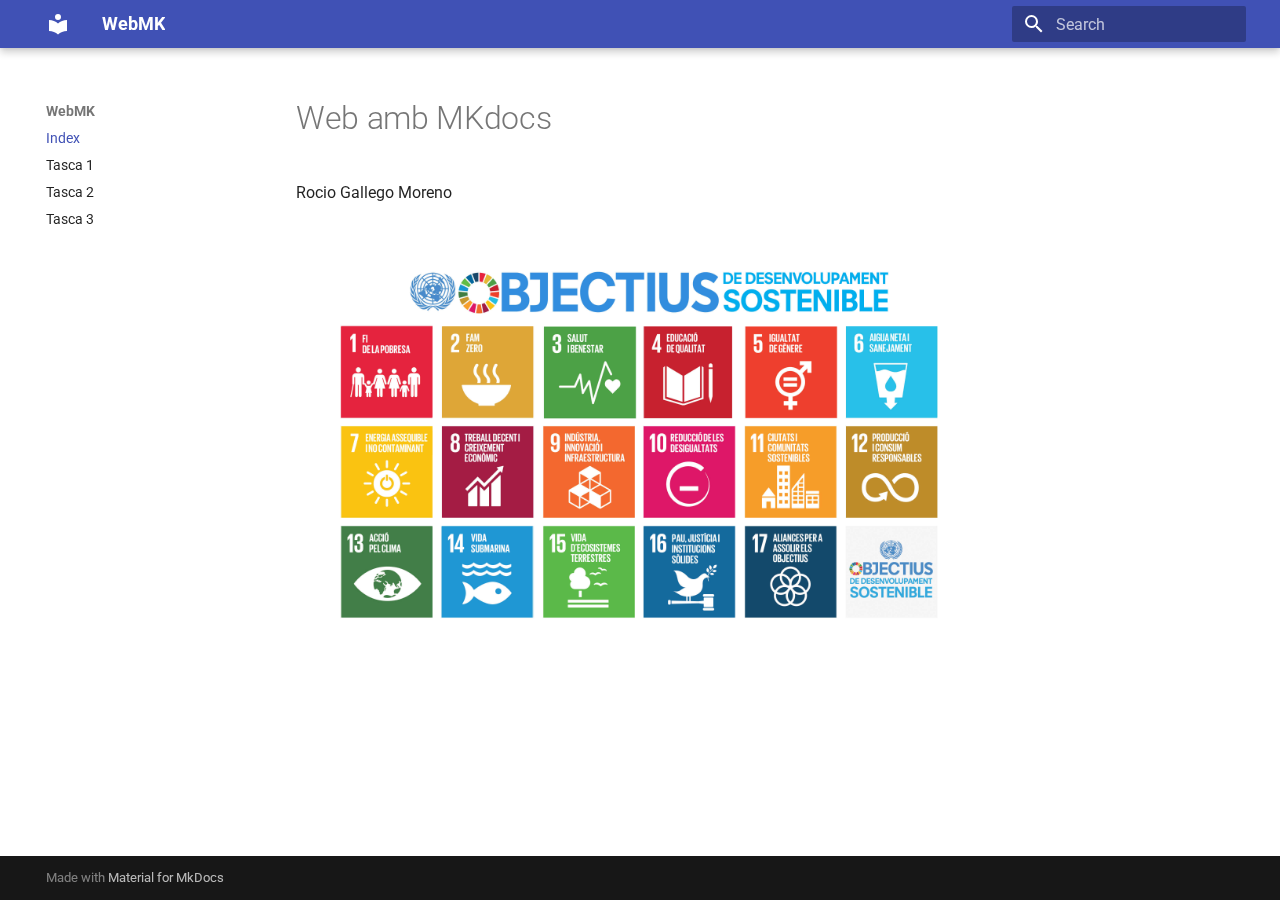
<file: docs/index.html>
<!doctype html>
<html lang="en" class="no-js">
  <head>
    
      <meta charset="utf-8">
      <meta name="viewport" content="width=device-width,initial-scale=1">
      
      
      
      
      
        <link rel="next" href="tasca1/">
      
      <link rel="icon" href="assets/images/favicon.png">
      <meta name="generator" content="mkdocs-1.4.2, mkdocs-material-9.1.1">
    
    
      
        <title>WebMK</title>
      
    
    
      <link rel="stylesheet" href="assets/stylesheets/main.402914a4.min.css">
      
        
        <link rel="stylesheet" href="assets/stylesheets/palette.a0c5b2b5.min.css">
      
      

    
    
    
      
        
        
        <link rel="preconnect" href="https://fonts.gstatic.com" crossorigin>
        <link rel="stylesheet" href="https://fonts.googleapis.com/css?family=Roboto:300,300i,400,400i,700,700i%7CRoboto+Mono:400,400i,700,700i&display=fallback">
        <style>:root{--md-text-font:"Roboto";--md-code-font:"Roboto Mono"}</style>
      
    
    
      <link rel="stylesheet" href="extra_css.css">
    
    <script>__md_scope=new URL(".",location),__md_hash=e=>[...e].reduce((e,_)=>(e<<5)-e+_.charCodeAt(0),0),__md_get=(e,_=localStorage,t=__md_scope)=>JSON.parse(_.getItem(t.pathname+"."+e)),__md_set=(e,_,t=localStorage,a=__md_scope)=>{try{t.setItem(a.pathname+"."+e,JSON.stringify(_))}catch(e){}}</script>
    
      

    
    
    
  </head>
  
  
    
    
    
    
    
    <body dir="ltr" data-md-color-scheme="default" data-md-color-primary="" data-md-color-accent="">
  
    
    
    <input class="md-toggle" data-md-toggle="drawer" type="checkbox" id="__drawer" autocomplete="off">
    <input class="md-toggle" data-md-toggle="search" type="checkbox" id="__search" autocomplete="off">
    <label class="md-overlay" for="__drawer"></label>
    <div data-md-component="skip">
      
        
        <a href="#web-amb-mkdocs" class="md-skip">
          Skip to content
        </a>
      
    </div>
    <div data-md-component="announce">
      
    </div>
    
    
      

  

<header class="md-header md-header--shadow" data-md-component="header">
  <nav class="md-header__inner md-grid" aria-label="Header">
    <a href="." title="WebMK" class="md-header__button md-logo" aria-label="WebMK" data-md-component="logo">
      
  
  <svg xmlns="http://www.w3.org/2000/svg" viewBox="0 0 24 24"><path d="M12 8a3 3 0 0 0 3-3 3 3 0 0 0-3-3 3 3 0 0 0-3 3 3 3 0 0 0 3 3m0 3.54C9.64 9.35 6.5 8 3 8v11c3.5 0 6.64 1.35 9 3.54 2.36-2.19 5.5-3.54 9-3.54V8c-3.5 0-6.64 1.35-9 3.54Z"/></svg>

    </a>
    <label class="md-header__button md-icon" for="__drawer">
      <svg xmlns="http://www.w3.org/2000/svg" viewBox="0 0 24 24"><path d="M3 6h18v2H3V6m0 5h18v2H3v-2m0 5h18v2H3v-2Z"/></svg>
    </label>
    <div class="md-header__title" data-md-component="header-title">
      <div class="md-header__ellipsis">
        <div class="md-header__topic">
          <span class="md-ellipsis">
            WebMK
          </span>
        </div>
        <div class="md-header__topic" data-md-component="header-topic">
          <span class="md-ellipsis">
            
              Index
            
          </span>
        </div>
      </div>
    </div>
    
    
    
      <label class="md-header__button md-icon" for="__search">
        <svg xmlns="http://www.w3.org/2000/svg" viewBox="0 0 24 24"><path d="M9.5 3A6.5 6.5 0 0 1 16 9.5c0 1.61-.59 3.09-1.56 4.23l.27.27h.79l5 5-1.5 1.5-5-5v-.79l-.27-.27A6.516 6.516 0 0 1 9.5 16 6.5 6.5 0 0 1 3 9.5 6.5 6.5 0 0 1 9.5 3m0 2C7 5 5 7 5 9.5S7 14 9.5 14 14 12 14 9.5 12 5 9.5 5Z"/></svg>
      </label>
      <div class="md-search" data-md-component="search" role="dialog">
  <label class="md-search__overlay" for="__search"></label>
  <div class="md-search__inner" role="search">
    <form class="md-search__form" name="search">
      <input type="text" class="md-search__input" name="query" aria-label="Search" placeholder="Search" autocapitalize="off" autocorrect="off" autocomplete="off" spellcheck="false" data-md-component="search-query" required>
      <label class="md-search__icon md-icon" for="__search">
        <svg xmlns="http://www.w3.org/2000/svg" viewBox="0 0 24 24"><path d="M9.5 3A6.5 6.5 0 0 1 16 9.5c0 1.61-.59 3.09-1.56 4.23l.27.27h.79l5 5-1.5 1.5-5-5v-.79l-.27-.27A6.516 6.516 0 0 1 9.5 16 6.5 6.5 0 0 1 3 9.5 6.5 6.5 0 0 1 9.5 3m0 2C7 5 5 7 5 9.5S7 14 9.5 14 14 12 14 9.5 12 5 9.5 5Z"/></svg>
        <svg xmlns="http://www.w3.org/2000/svg" viewBox="0 0 24 24"><path d="M20 11v2H8l5.5 5.5-1.42 1.42L4.16 12l7.92-7.92L13.5 5.5 8 11h12Z"/></svg>
      </label>
      <nav class="md-search__options" aria-label="Search">
        
        <button type="reset" class="md-search__icon md-icon" title="Clear" aria-label="Clear" tabindex="-1">
          <svg xmlns="http://www.w3.org/2000/svg" viewBox="0 0 24 24"><path d="M19 6.41 17.59 5 12 10.59 6.41 5 5 6.41 10.59 12 5 17.59 6.41 19 12 13.41 17.59 19 19 17.59 13.41 12 19 6.41Z"/></svg>
        </button>
      </nav>
      
    </form>
    <div class="md-search__output">
      <div class="md-search__scrollwrap" data-md-scrollfix>
        <div class="md-search-result" data-md-component="search-result">
          <div class="md-search-result__meta">
            Initializing search
          </div>
          <ol class="md-search-result__list" role="presentation"></ol>
        </div>
      </div>
    </div>
  </div>
</div>
    
    
  </nav>
  
</header>
    
    <div class="md-container" data-md-component="container">
      
      
        
          
        
      
      <main class="md-main" data-md-component="main">
        <div class="md-main__inner md-grid">
          
            
              
              <div class="md-sidebar md-sidebar--primary" data-md-component="sidebar" data-md-type="navigation" >
                <div class="md-sidebar__scrollwrap">
                  <div class="md-sidebar__inner">
                    


<nav class="md-nav md-nav--primary" aria-label="Navigation" data-md-level="0">
  <label class="md-nav__title" for="__drawer">
    <a href="." title="WebMK" class="md-nav__button md-logo" aria-label="WebMK" data-md-component="logo">
      
  
  <svg xmlns="http://www.w3.org/2000/svg" viewBox="0 0 24 24"><path d="M12 8a3 3 0 0 0 3-3 3 3 0 0 0-3-3 3 3 0 0 0-3 3 3 3 0 0 0 3 3m0 3.54C9.64 9.35 6.5 8 3 8v11c3.5 0 6.64 1.35 9 3.54 2.36-2.19 5.5-3.54 9-3.54V8c-3.5 0-6.64 1.35-9 3.54Z"/></svg>

    </a>
    WebMK
  </label>
  
  <ul class="md-nav__list" data-md-scrollfix>
    
      
      
      

  
  
    
  
  
    <li class="md-nav__item md-nav__item--active">
      
      <input class="md-nav__toggle md-toggle" type="checkbox" id="__toc">
      
      
        
      
      
      <a href="." class="md-nav__link md-nav__link--active">
        Index
      </a>
      
    </li>
  

    
      
      
      

  
  
  
    <li class="md-nav__item">
      <a href="tasca1/" class="md-nav__link">
        Tasca 1
      </a>
    </li>
  

    
      
      
      

  
  
  
    <li class="md-nav__item">
      <a href="tasca2/" class="md-nav__link">
        Tasca 2
      </a>
    </li>
  

    
      
      
      

  
  
  
    <li class="md-nav__item">
      <a href="tasca3/" class="md-nav__link">
        Tasca 3
      </a>
    </li>
  

    
  </ul>
</nav>
                  </div>
                </div>
              </div>
            
            
              
              <div class="md-sidebar md-sidebar--secondary" data-md-component="sidebar" data-md-type="toc" >
                <div class="md-sidebar__scrollwrap">
                  <div class="md-sidebar__inner">
                    

<nav class="md-nav md-nav--secondary" aria-label="Table of contents">
  
  
  
    
  
  
</nav>
                  </div>
                </div>
              </div>
            
          
          
            <div class="md-content" data-md-component="content">
              <article class="md-content__inner md-typeset">
                
                  


<h1 id="web-amb-mkdocs">Web amb MKdocs</h1>
<p>Rocio Gallego Moreno</p>
<p><img alt="" src="imatges/ODS.jpg" /></p>





                
              </article>
            </div>
          
          
        </div>
        
      </main>
      
        <footer class="md-footer">
  
  <div class="md-footer-meta md-typeset">
    <div class="md-footer-meta__inner md-grid">
      <div class="md-copyright">
  
  
    Made with
    <a href="https://squidfunk.github.io/mkdocs-material/" target="_blank" rel="noopener">
      Material for MkDocs
    </a>
  
</div>
      
    </div>
  </div>
</footer>
      
    </div>
    <div class="md-dialog" data-md-component="dialog">
      <div class="md-dialog__inner md-typeset"></div>
    </div>
    
    <script id="__config" type="application/json">{"base": ".", "features": [], "search": "assets/javascripts/workers/search.208ed371.min.js", "translations": {"clipboard.copied": "Copied to clipboard", "clipboard.copy": "Copy to clipboard", "search.result.more.one": "1 more on this page", "search.result.more.other": "# more on this page", "search.result.none": "No matching documents", "search.result.one": "1 matching document", "search.result.other": "# matching documents", "search.result.placeholder": "Type to start searching", "search.result.term.missing": "Missing", "select.version": "Select version"}}</script>
    
    
      <script src="assets/javascripts/bundle.b78d2936.min.js"></script>
      
    
  </body>
</html>
</file>
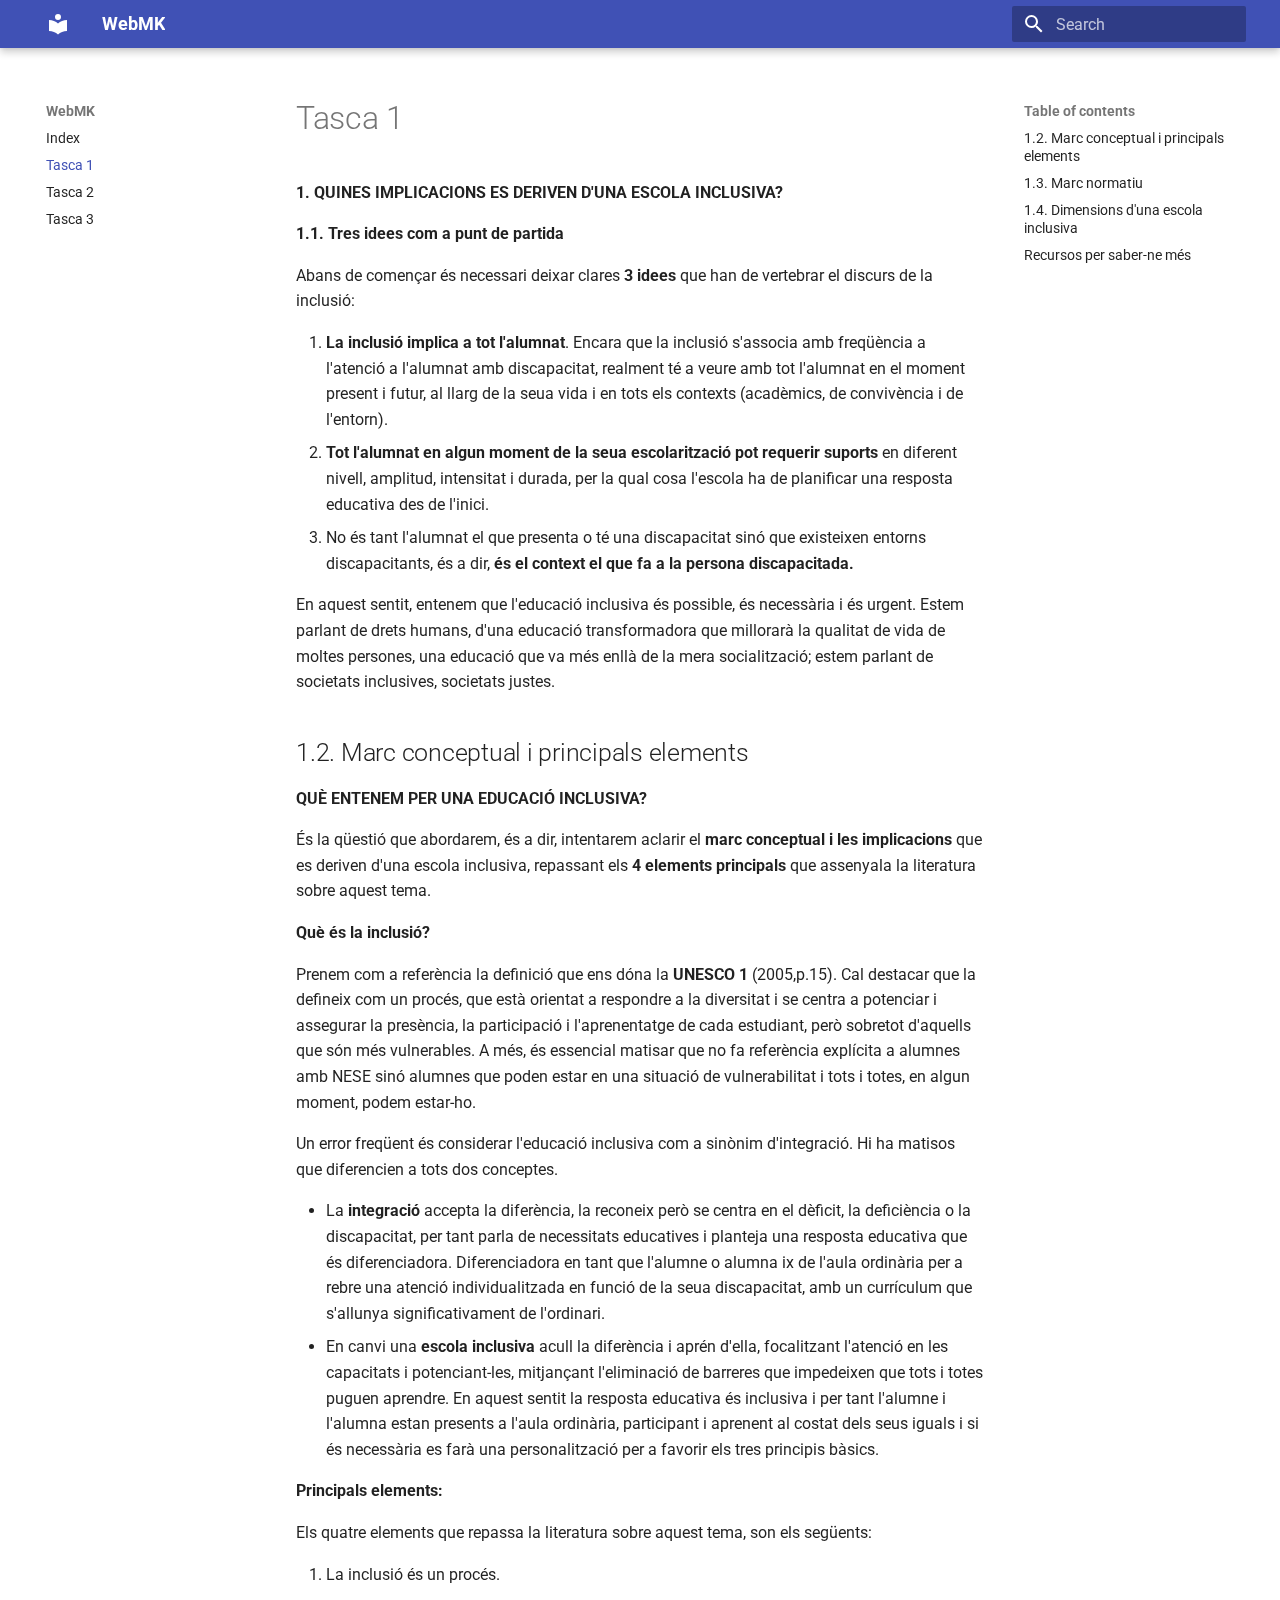
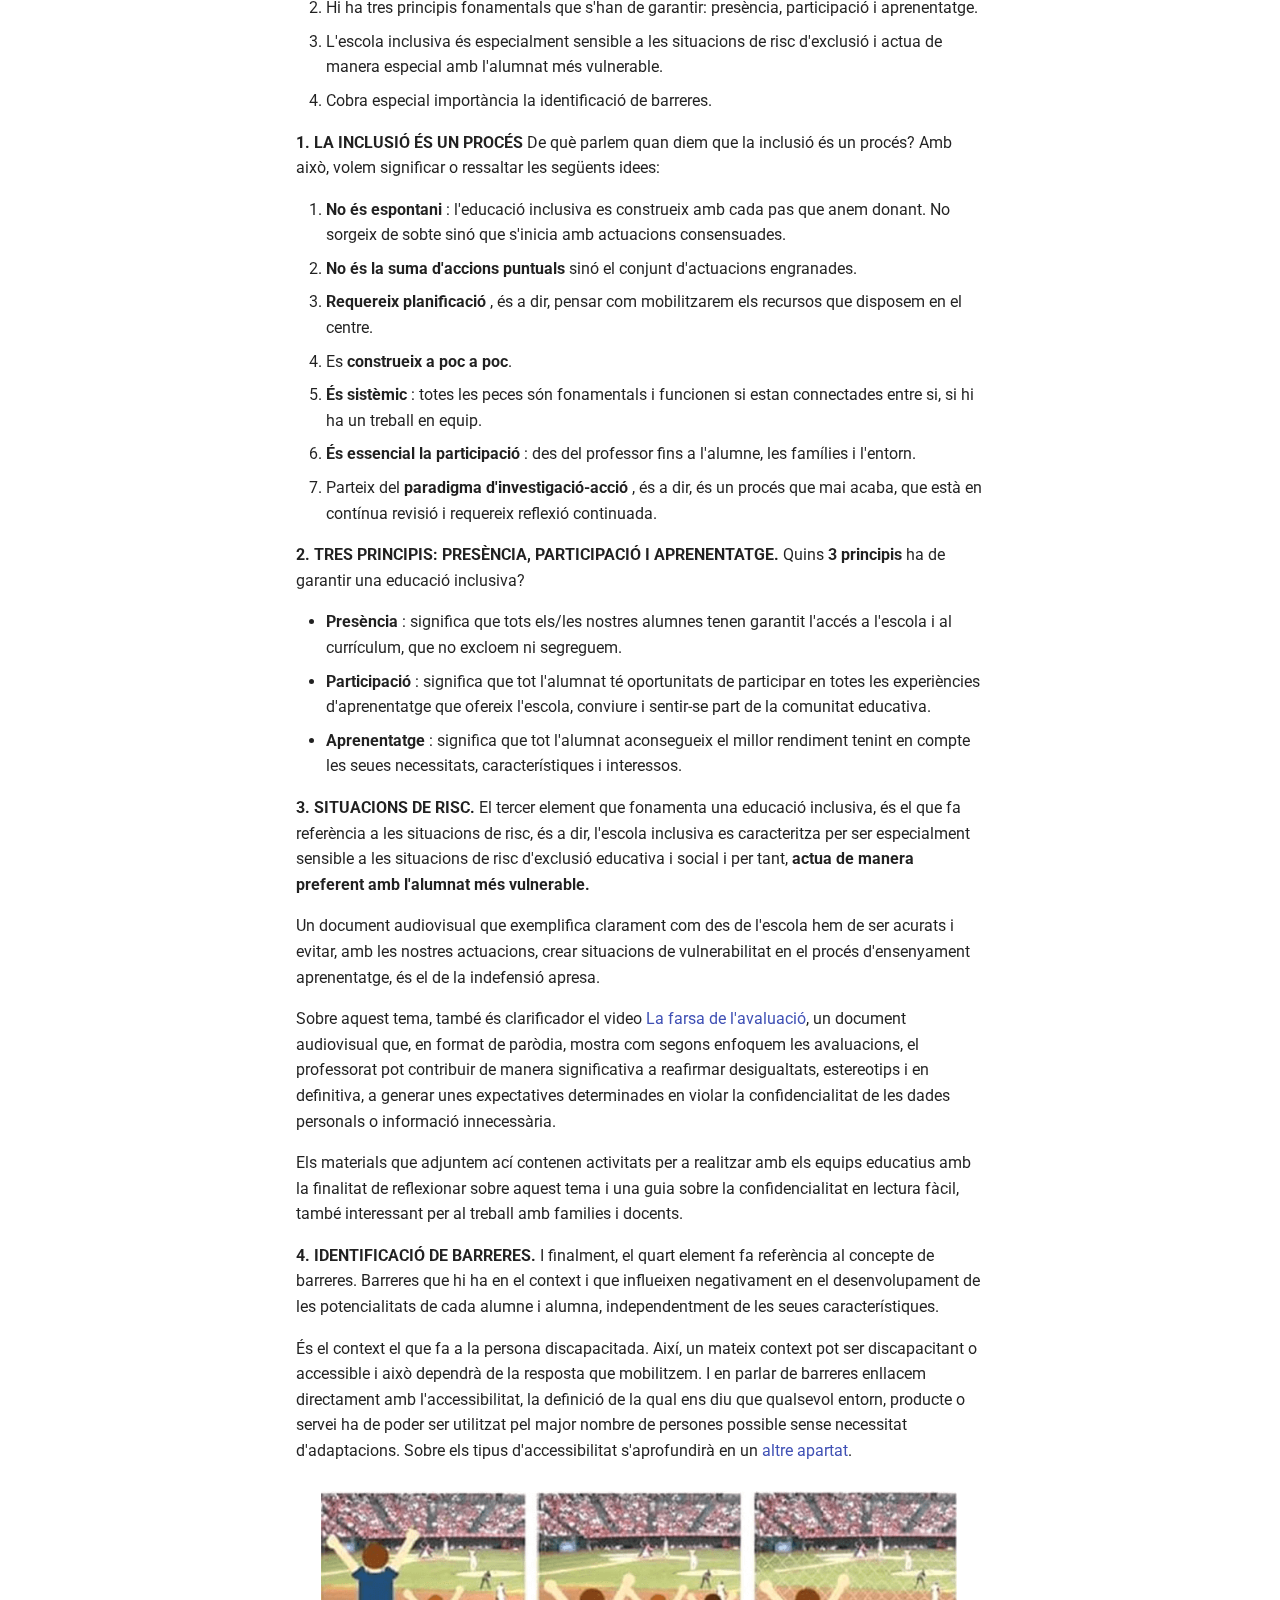
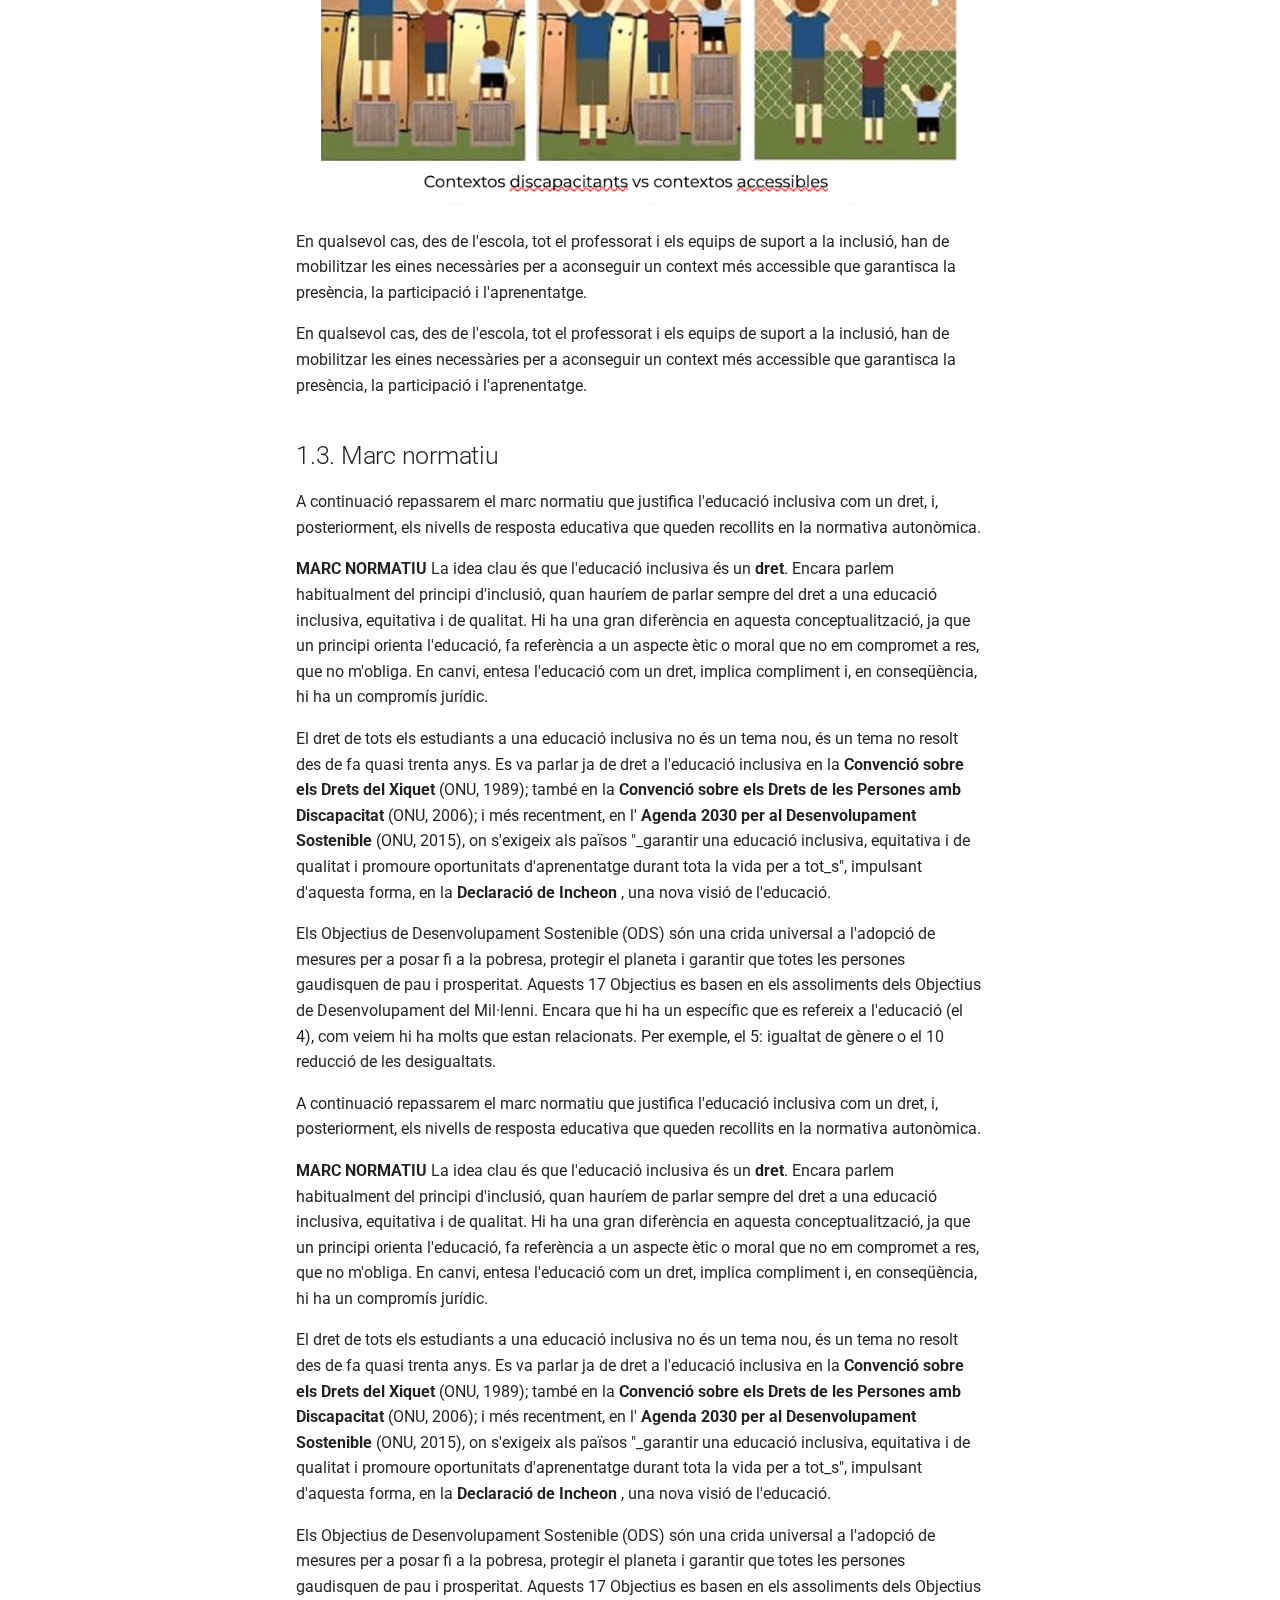
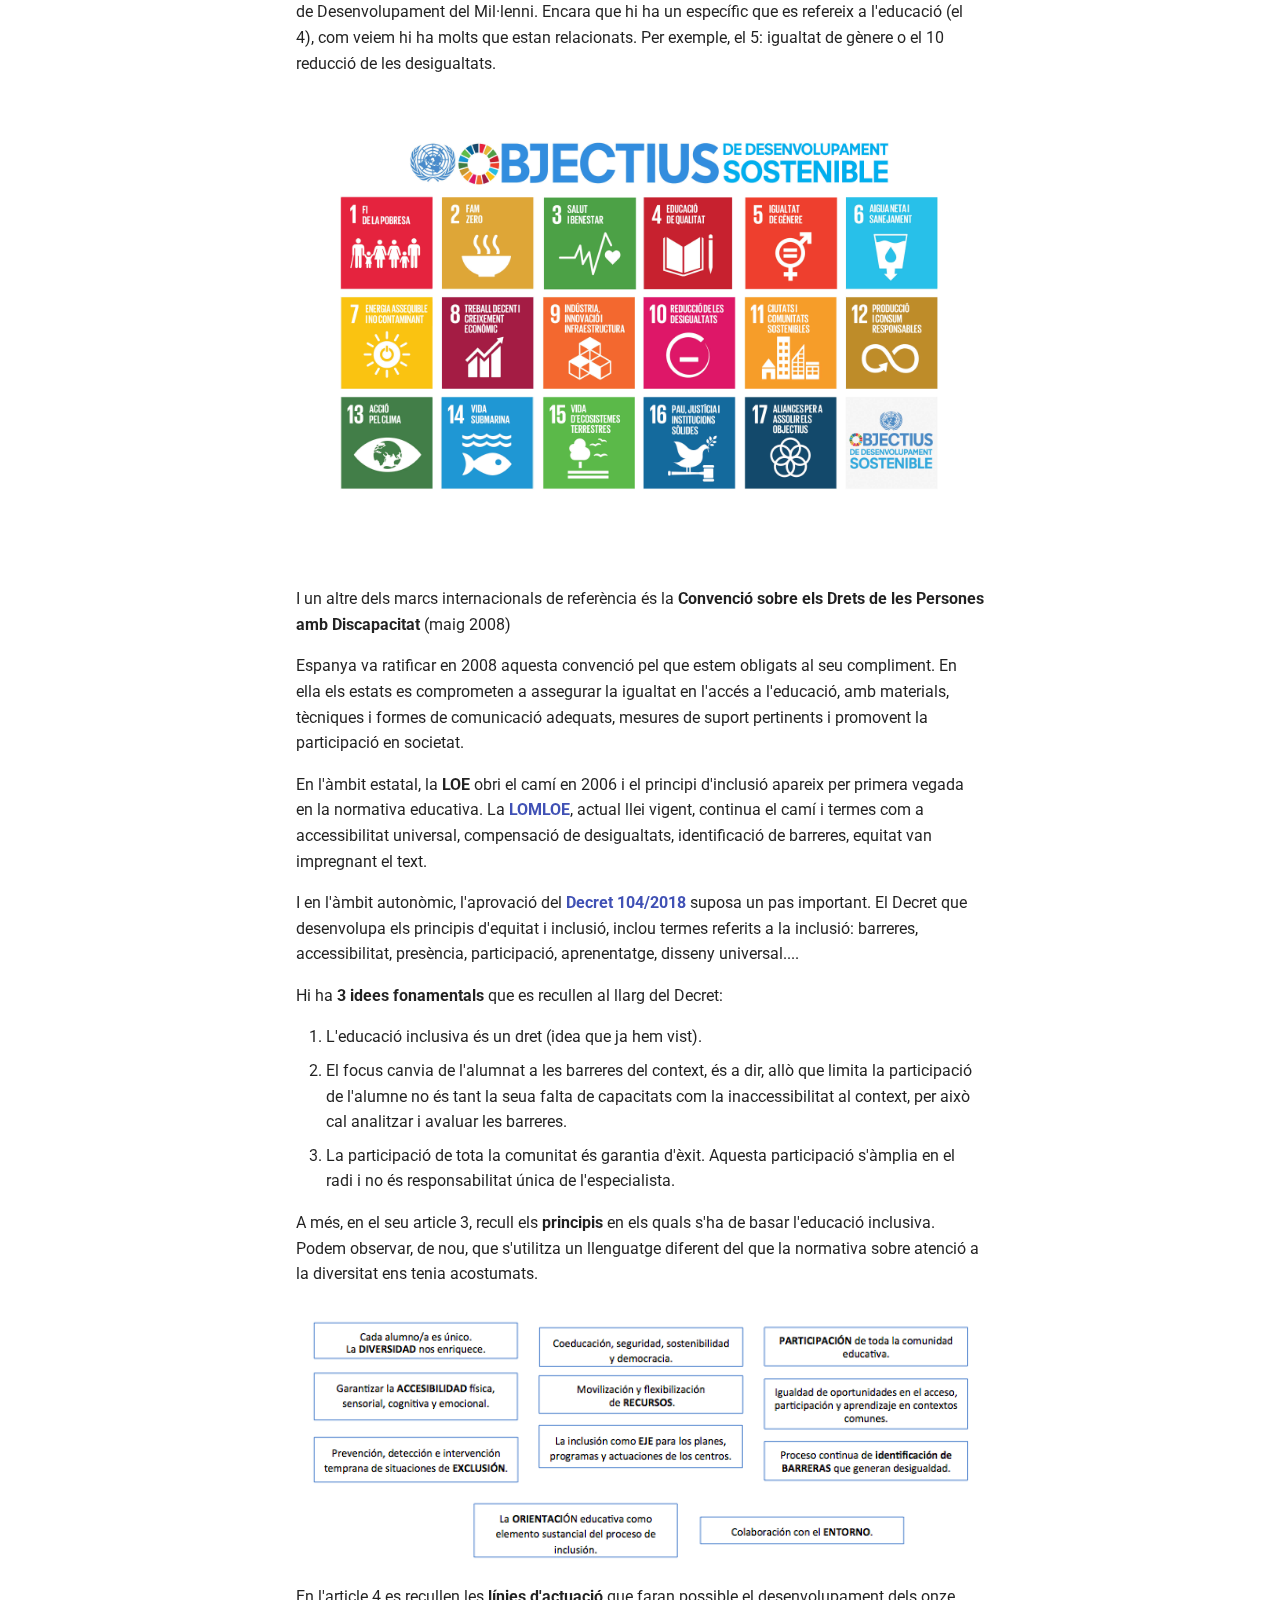
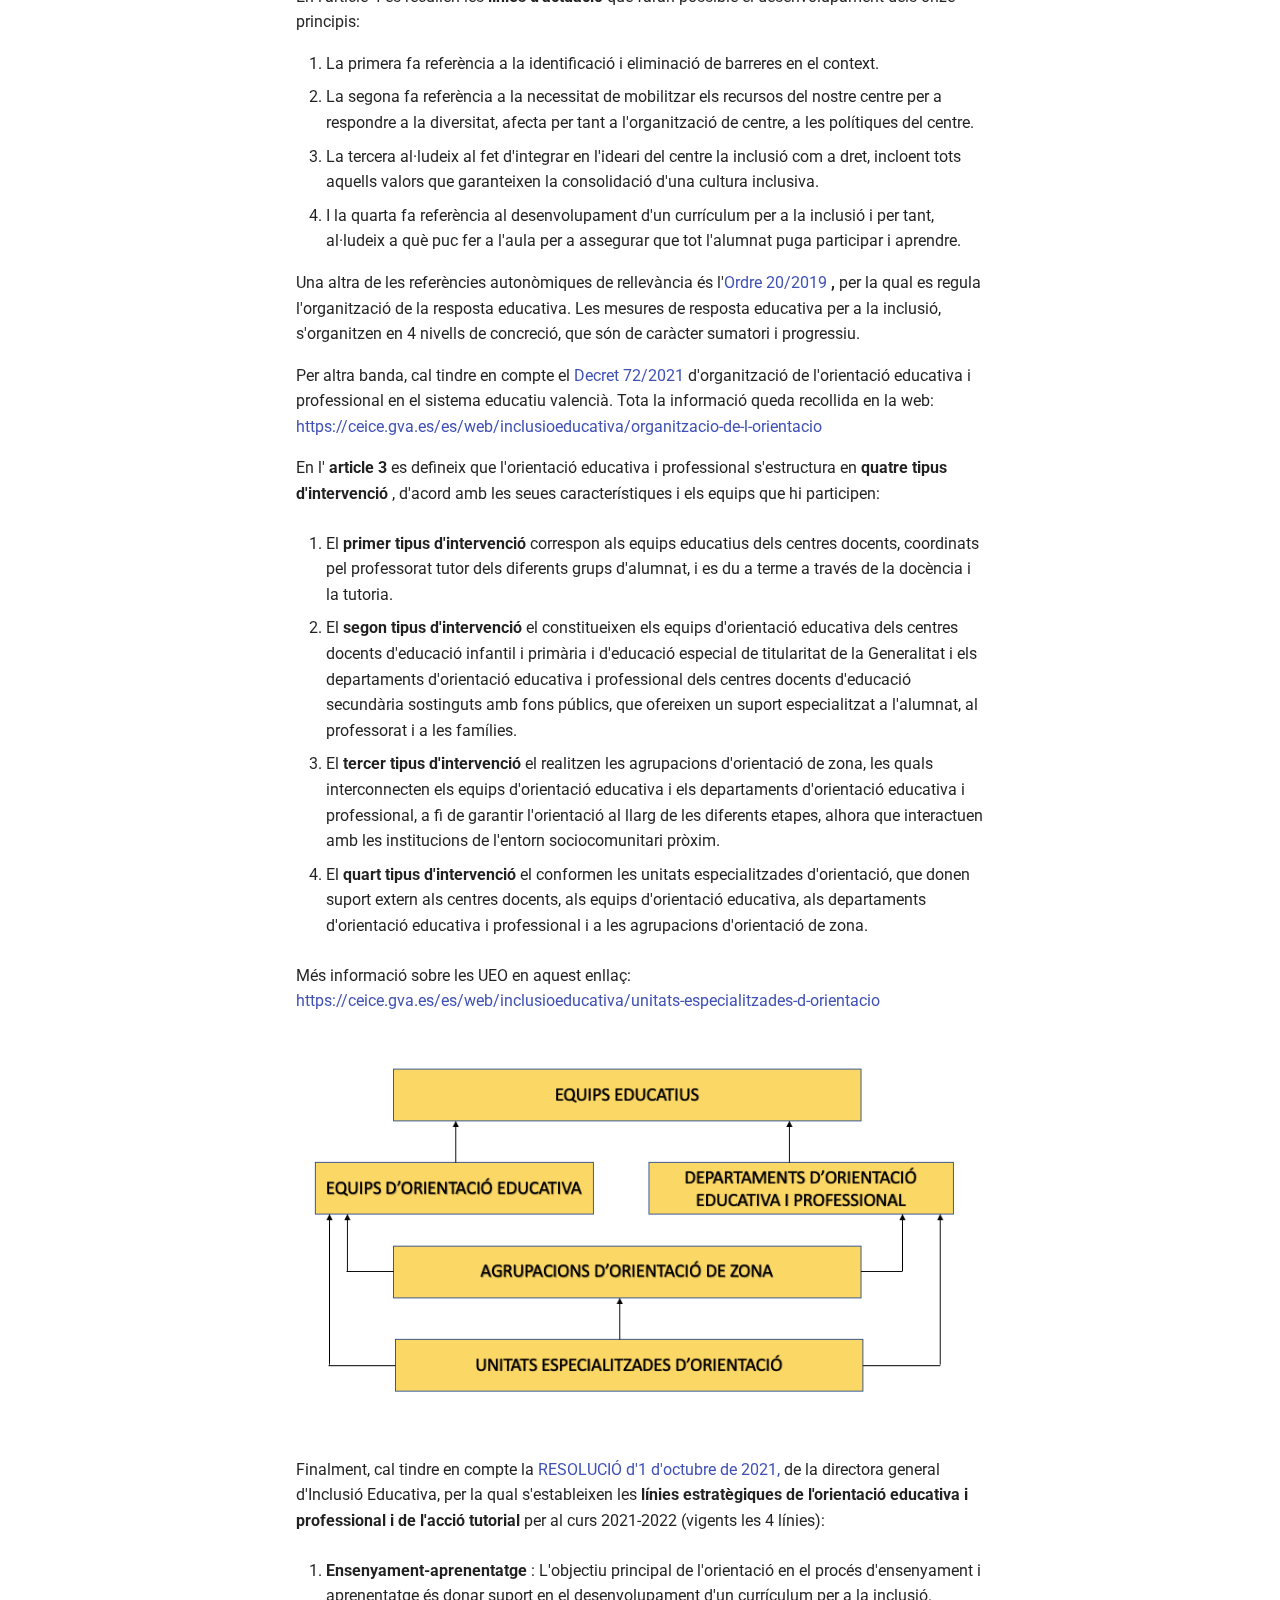
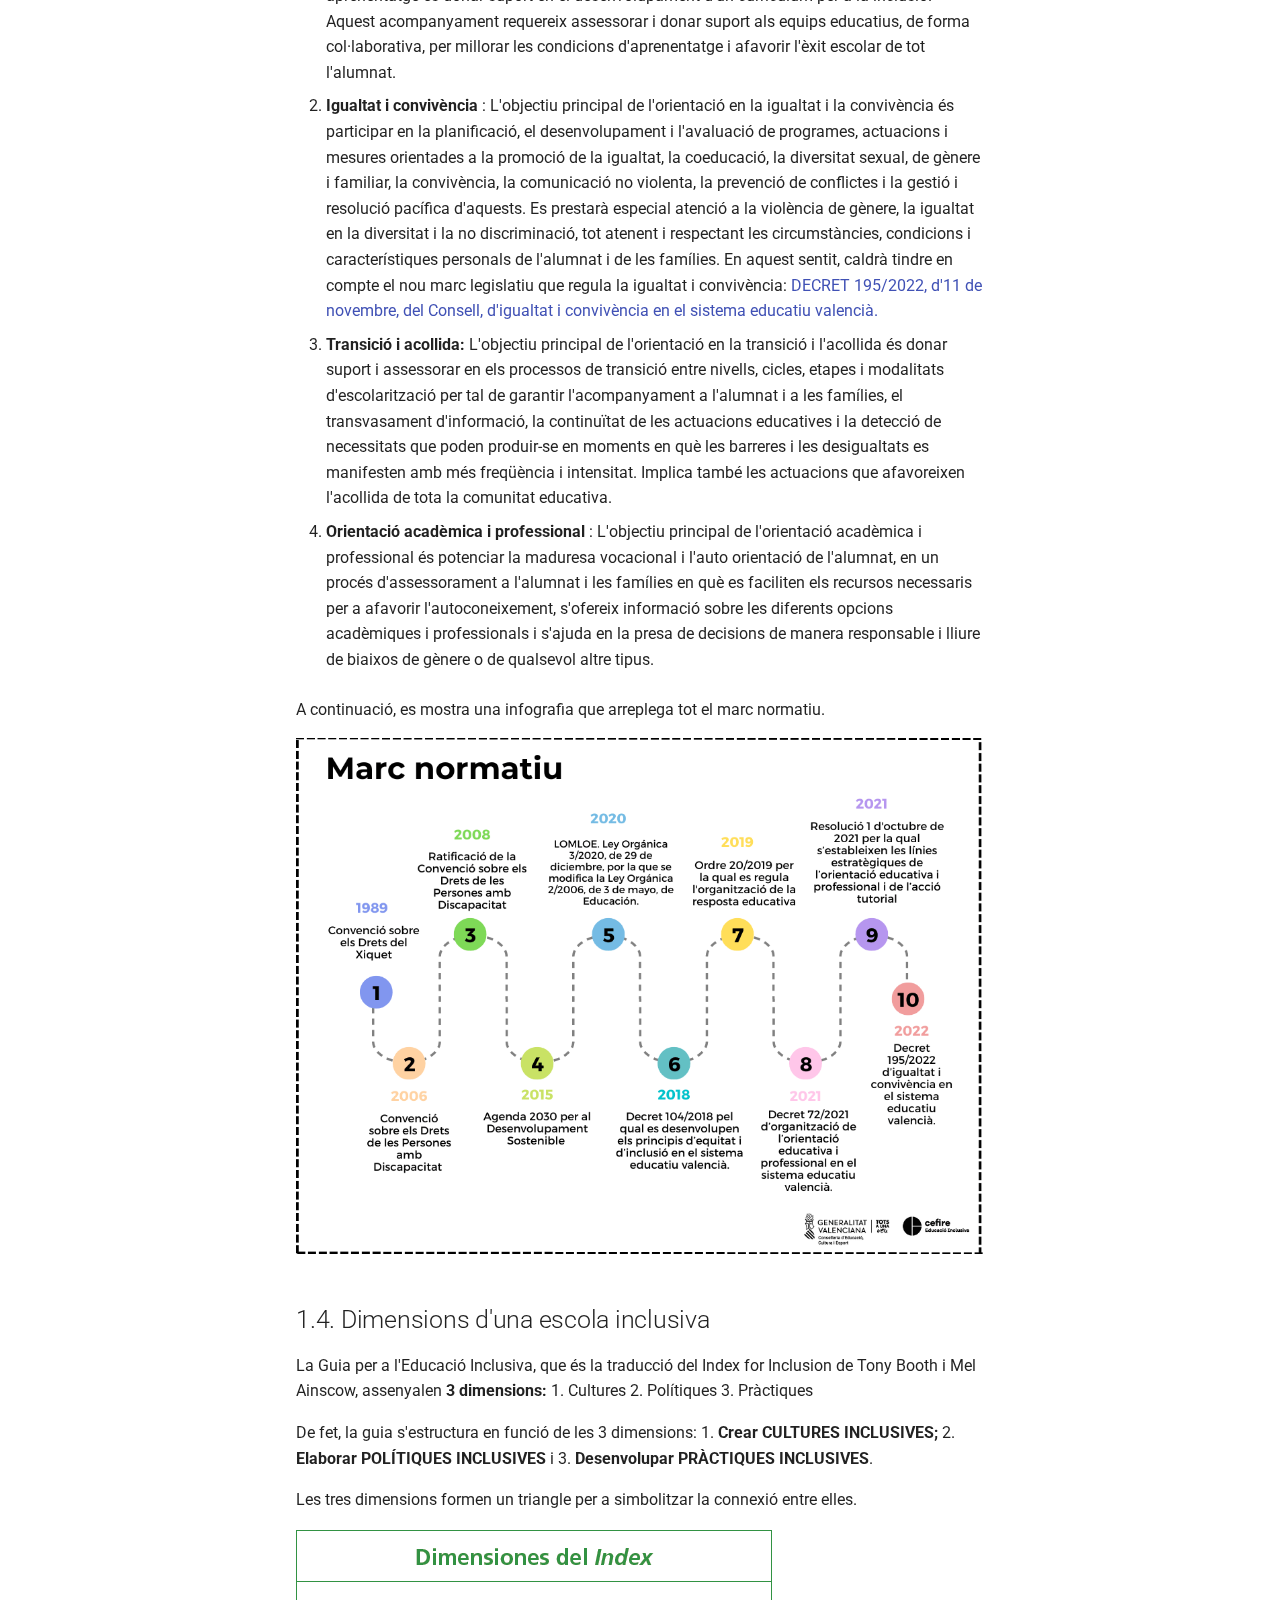
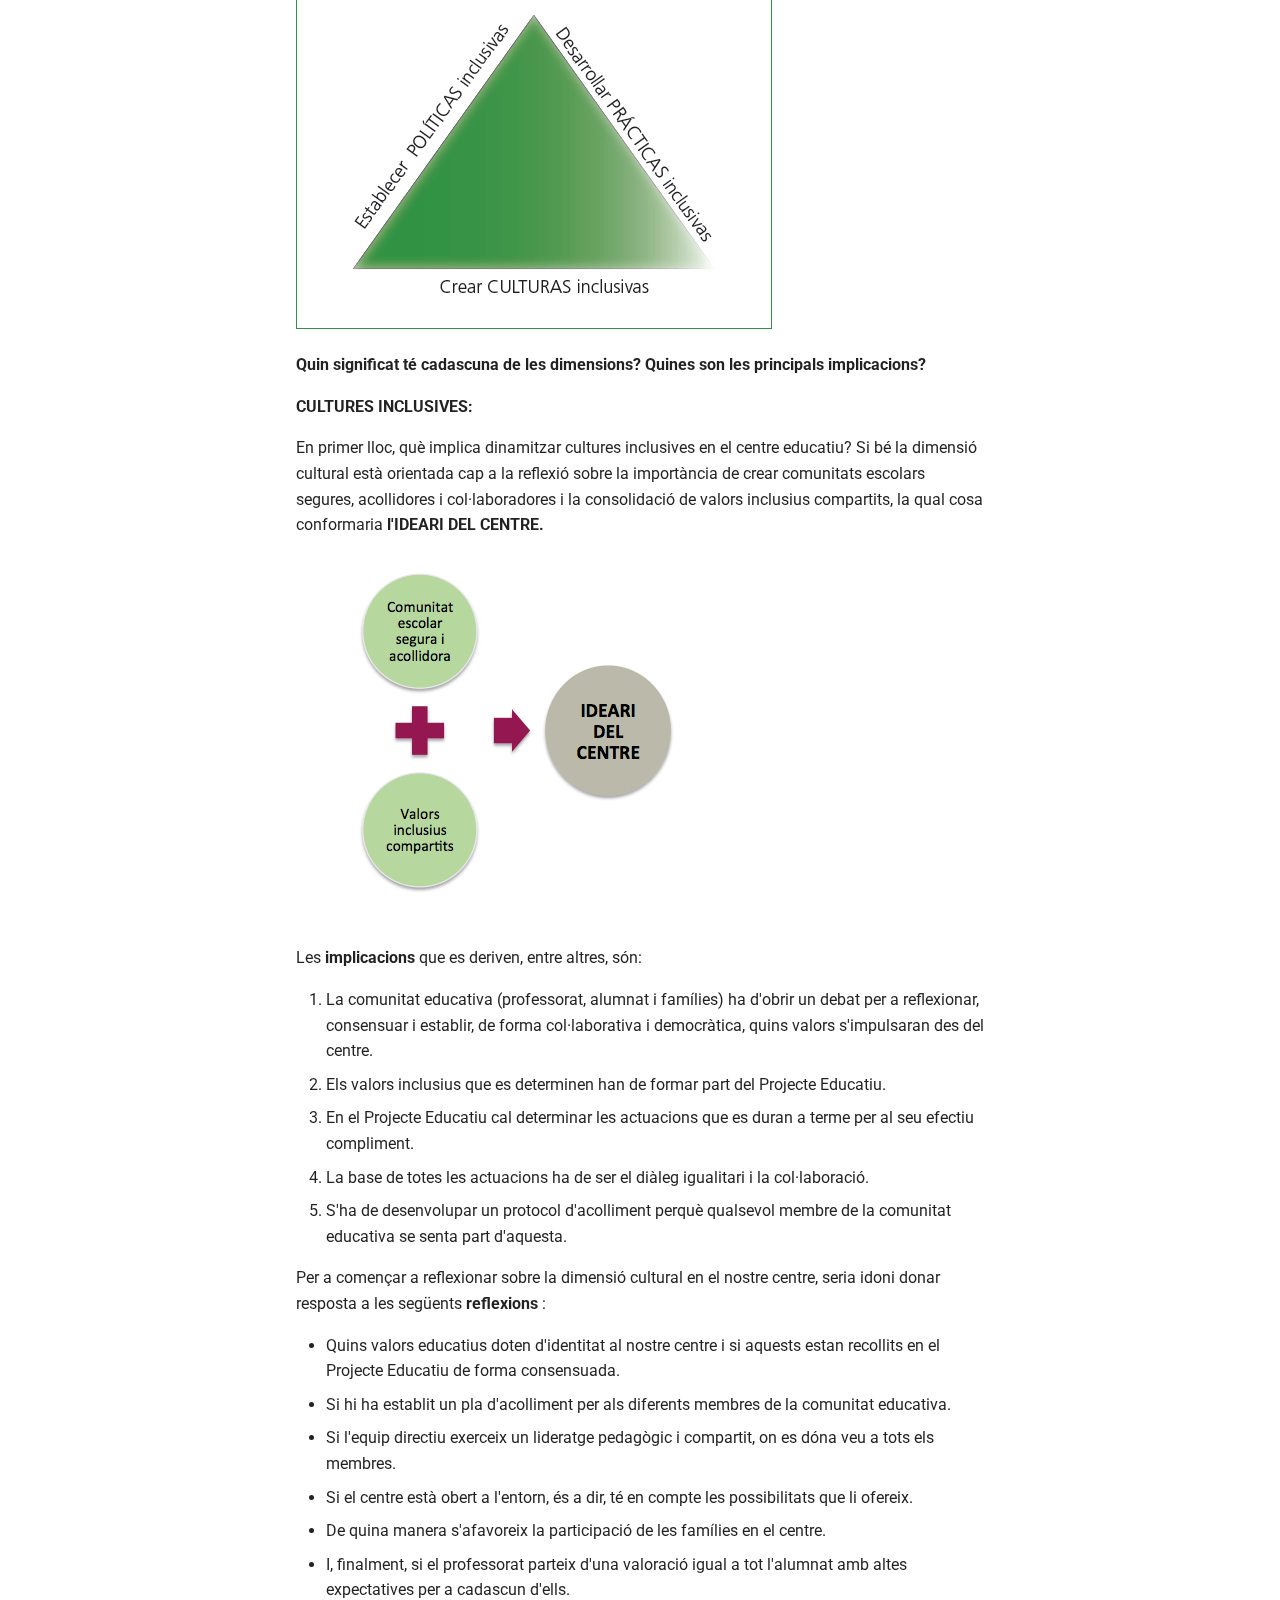
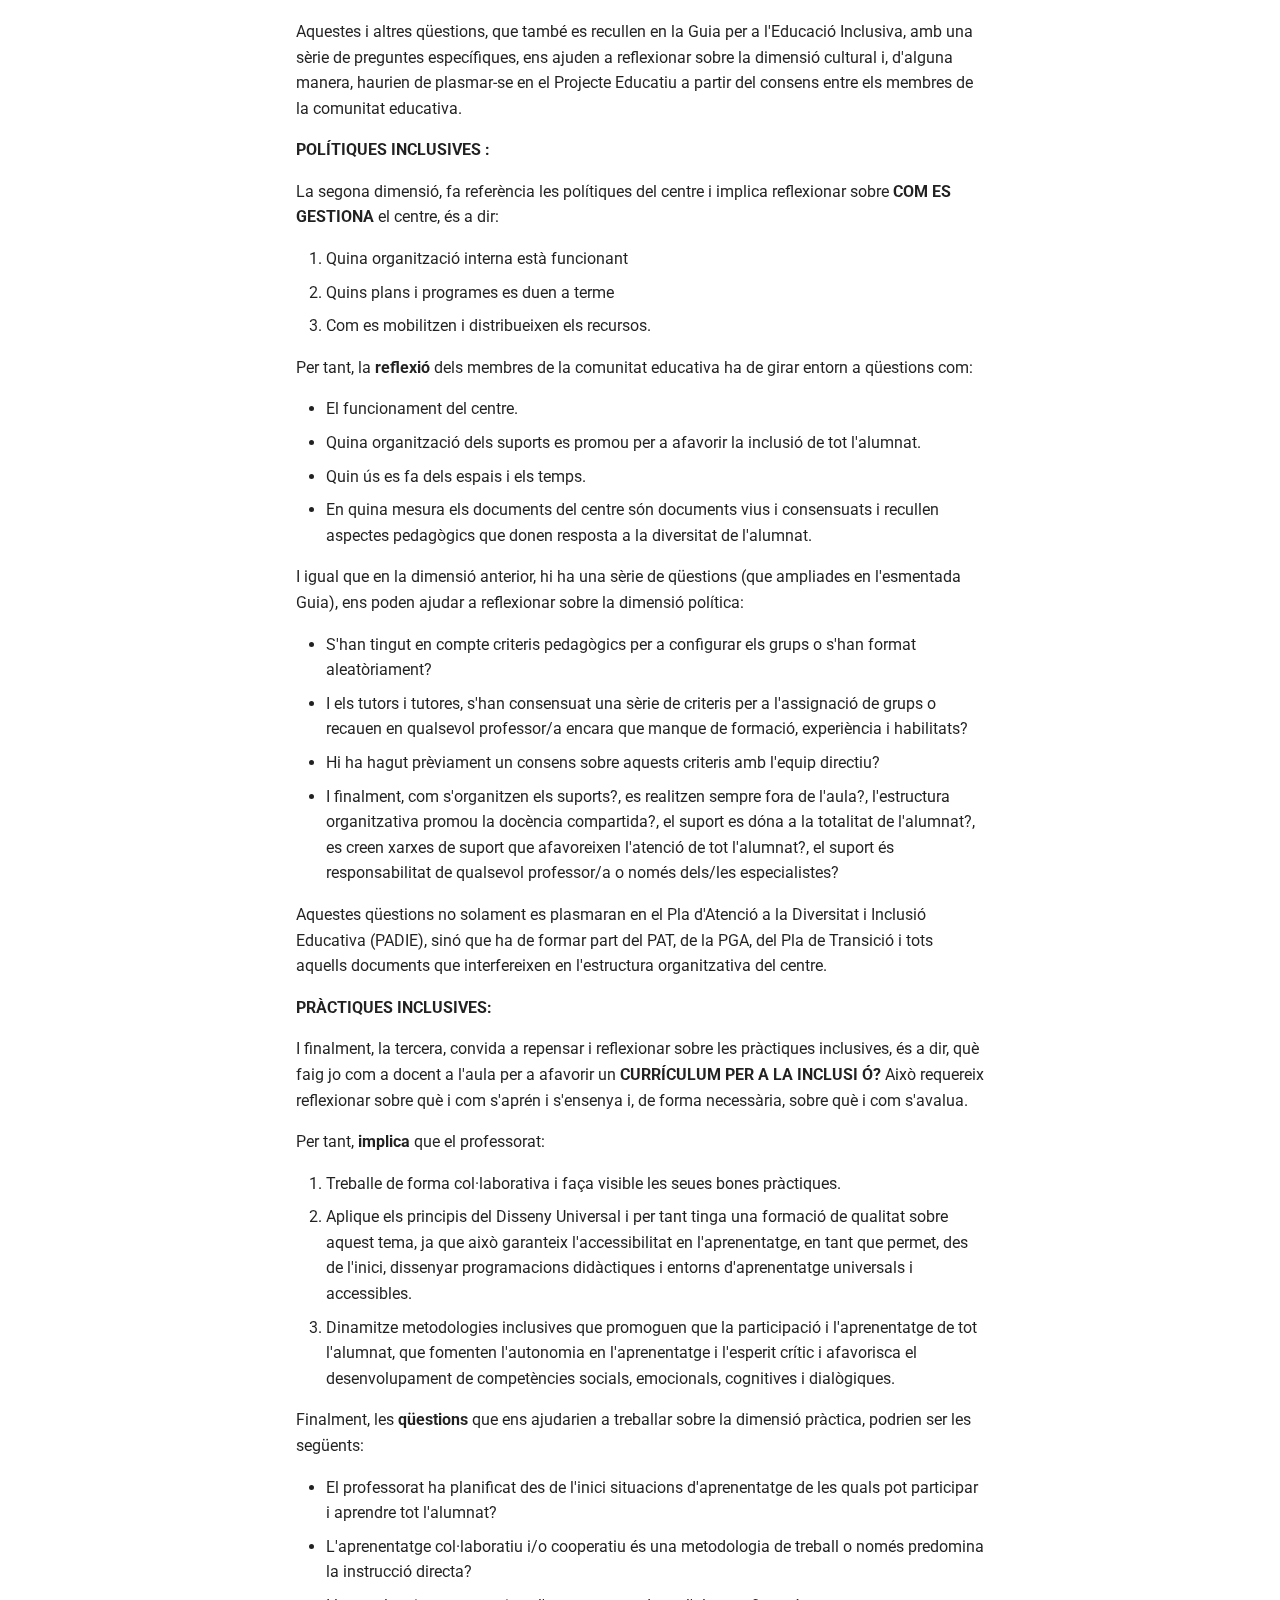
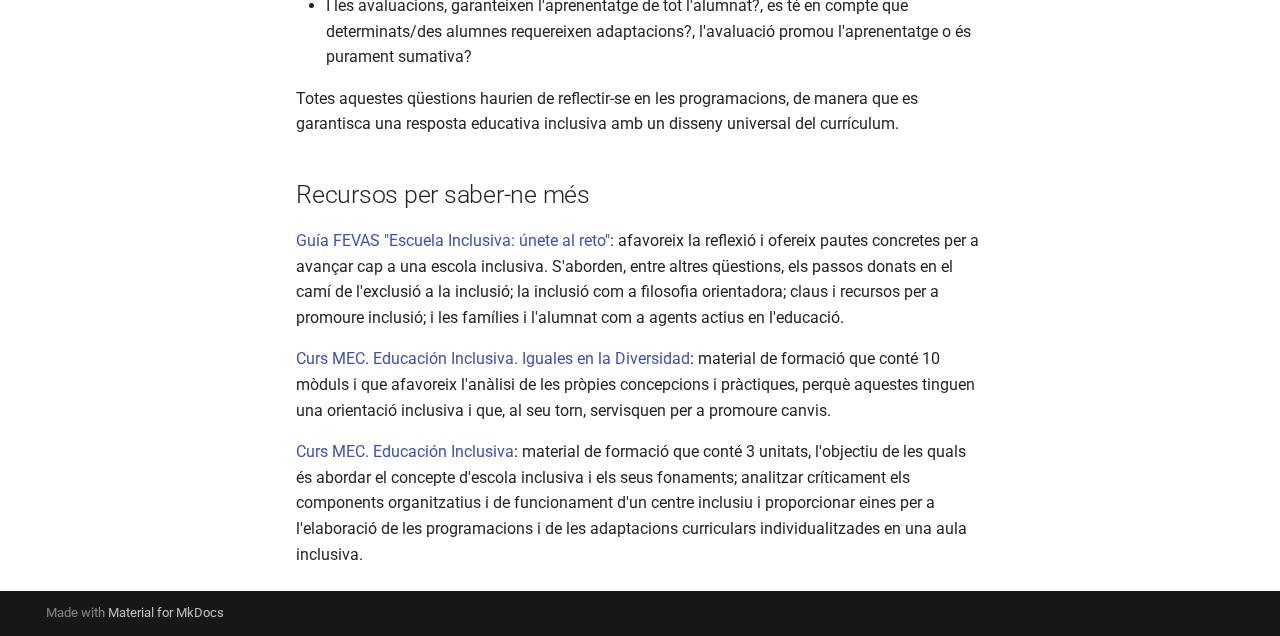
<file: docs/tasca1/index.html>
<!doctype html>
<html lang="en" class="no-js">
  <head>
    
      <meta charset="utf-8">
      <meta name="viewport" content="width=device-width,initial-scale=1">
      
      
      
      
        <link rel="prev" href="..">
      
      
        <link rel="next" href="../tasca2/">
      
      <link rel="icon" href="../assets/images/favicon.png">
      <meta name="generator" content="mkdocs-1.4.2, mkdocs-material-9.1.1">
    
    
      
        <title>Tasca 1 - WebMK</title>
      
    
    
      <link rel="stylesheet" href="../assets/stylesheets/main.402914a4.min.css">
      
        
        <link rel="stylesheet" href="../assets/stylesheets/palette.a0c5b2b5.min.css">
      
      

    
    
    
      
        
        
        <link rel="preconnect" href="https://fonts.gstatic.com" crossorigin>
        <link rel="stylesheet" href="https://fonts.googleapis.com/css?family=Roboto:300,300i,400,400i,700,700i%7CRoboto+Mono:400,400i,700,700i&display=fallback">
        <style>:root{--md-text-font:"Roboto";--md-code-font:"Roboto Mono"}</style>
      
    
    
      <link rel="stylesheet" href="../extra_css.css">
    
    <script>__md_scope=new URL("..",location),__md_hash=e=>[...e].reduce((e,_)=>(e<<5)-e+_.charCodeAt(0),0),__md_get=(e,_=localStorage,t=__md_scope)=>JSON.parse(_.getItem(t.pathname+"."+e)),__md_set=(e,_,t=localStorage,a=__md_scope)=>{try{t.setItem(a.pathname+"."+e,JSON.stringify(_))}catch(e){}}</script>
    
      

    
    
    
  </head>
  
  
    
    
    
    
    
    <body dir="ltr" data-md-color-scheme="default" data-md-color-primary="" data-md-color-accent="">
  
    
    
    <input class="md-toggle" data-md-toggle="drawer" type="checkbox" id="__drawer" autocomplete="off">
    <input class="md-toggle" data-md-toggle="search" type="checkbox" id="__search" autocomplete="off">
    <label class="md-overlay" for="__drawer"></label>
    <div data-md-component="skip">
      
        
        <a href="#12-marc-conceptual-i-principals-elements" class="md-skip">
          Skip to content
        </a>
      
    </div>
    <div data-md-component="announce">
      
    </div>
    
    
      

  

<header class="md-header md-header--shadow" data-md-component="header">
  <nav class="md-header__inner md-grid" aria-label="Header">
    <a href=".." title="WebMK" class="md-header__button md-logo" aria-label="WebMK" data-md-component="logo">
      
  
  <svg xmlns="http://www.w3.org/2000/svg" viewBox="0 0 24 24"><path d="M12 8a3 3 0 0 0 3-3 3 3 0 0 0-3-3 3 3 0 0 0-3 3 3 3 0 0 0 3 3m0 3.54C9.64 9.35 6.5 8 3 8v11c3.5 0 6.64 1.35 9 3.54 2.36-2.19 5.5-3.54 9-3.54V8c-3.5 0-6.64 1.35-9 3.54Z"/></svg>

    </a>
    <label class="md-header__button md-icon" for="__drawer">
      <svg xmlns="http://www.w3.org/2000/svg" viewBox="0 0 24 24"><path d="M3 6h18v2H3V6m0 5h18v2H3v-2m0 5h18v2H3v-2Z"/></svg>
    </label>
    <div class="md-header__title" data-md-component="header-title">
      <div class="md-header__ellipsis">
        <div class="md-header__topic">
          <span class="md-ellipsis">
            WebMK
          </span>
        </div>
        <div class="md-header__topic" data-md-component="header-topic">
          <span class="md-ellipsis">
            
              Tasca 1
            
          </span>
        </div>
      </div>
    </div>
    
    
    
      <label class="md-header__button md-icon" for="__search">
        <svg xmlns="http://www.w3.org/2000/svg" viewBox="0 0 24 24"><path d="M9.5 3A6.5 6.5 0 0 1 16 9.5c0 1.61-.59 3.09-1.56 4.23l.27.27h.79l5 5-1.5 1.5-5-5v-.79l-.27-.27A6.516 6.516 0 0 1 9.5 16 6.5 6.5 0 0 1 3 9.5 6.5 6.5 0 0 1 9.5 3m0 2C7 5 5 7 5 9.5S7 14 9.5 14 14 12 14 9.5 12 5 9.5 5Z"/></svg>
      </label>
      <div class="md-search" data-md-component="search" role="dialog">
  <label class="md-search__overlay" for="__search"></label>
  <div class="md-search__inner" role="search">
    <form class="md-search__form" name="search">
      <input type="text" class="md-search__input" name="query" aria-label="Search" placeholder="Search" autocapitalize="off" autocorrect="off" autocomplete="off" spellcheck="false" data-md-component="search-query" required>
      <label class="md-search__icon md-icon" for="__search">
        <svg xmlns="http://www.w3.org/2000/svg" viewBox="0 0 24 24"><path d="M9.5 3A6.5 6.5 0 0 1 16 9.5c0 1.61-.59 3.09-1.56 4.23l.27.27h.79l5 5-1.5 1.5-5-5v-.79l-.27-.27A6.516 6.516 0 0 1 9.5 16 6.5 6.5 0 0 1 3 9.5 6.5 6.5 0 0 1 9.5 3m0 2C7 5 5 7 5 9.5S7 14 9.5 14 14 12 14 9.5 12 5 9.5 5Z"/></svg>
        <svg xmlns="http://www.w3.org/2000/svg" viewBox="0 0 24 24"><path d="M20 11v2H8l5.5 5.5-1.42 1.42L4.16 12l7.92-7.92L13.5 5.5 8 11h12Z"/></svg>
      </label>
      <nav class="md-search__options" aria-label="Search">
        
        <button type="reset" class="md-search__icon md-icon" title="Clear" aria-label="Clear" tabindex="-1">
          <svg xmlns="http://www.w3.org/2000/svg" viewBox="0 0 24 24"><path d="M19 6.41 17.59 5 12 10.59 6.41 5 5 6.41 10.59 12 5 17.59 6.41 19 12 13.41 17.59 19 19 17.59 13.41 12 19 6.41Z"/></svg>
        </button>
      </nav>
      
    </form>
    <div class="md-search__output">
      <div class="md-search__scrollwrap" data-md-scrollfix>
        <div class="md-search-result" data-md-component="search-result">
          <div class="md-search-result__meta">
            Initializing search
          </div>
          <ol class="md-search-result__list" role="presentation"></ol>
        </div>
      </div>
    </div>
  </div>
</div>
    
    
  </nav>
  
</header>
    
    <div class="md-container" data-md-component="container">
      
      
        
          
        
      
      <main class="md-main" data-md-component="main">
        <div class="md-main__inner md-grid">
          
            
              
              <div class="md-sidebar md-sidebar--primary" data-md-component="sidebar" data-md-type="navigation" >
                <div class="md-sidebar__scrollwrap">
                  <div class="md-sidebar__inner">
                    


<nav class="md-nav md-nav--primary" aria-label="Navigation" data-md-level="0">
  <label class="md-nav__title" for="__drawer">
    <a href=".." title="WebMK" class="md-nav__button md-logo" aria-label="WebMK" data-md-component="logo">
      
  
  <svg xmlns="http://www.w3.org/2000/svg" viewBox="0 0 24 24"><path d="M12 8a3 3 0 0 0 3-3 3 3 0 0 0-3-3 3 3 0 0 0-3 3 3 3 0 0 0 3 3m0 3.54C9.64 9.35 6.5 8 3 8v11c3.5 0 6.64 1.35 9 3.54 2.36-2.19 5.5-3.54 9-3.54V8c-3.5 0-6.64 1.35-9 3.54Z"/></svg>

    </a>
    WebMK
  </label>
  
  <ul class="md-nav__list" data-md-scrollfix>
    
      
      
      

  
  
  
    <li class="md-nav__item">
      <a href=".." class="md-nav__link">
        Index
      </a>
    </li>
  

    
      
      
      

  
  
    
  
  
    <li class="md-nav__item md-nav__item--active">
      
      <input class="md-nav__toggle md-toggle" type="checkbox" id="__toc">
      
      
      
        <label class="md-nav__link md-nav__link--active" for="__toc">
          Tasca 1
          <span class="md-nav__icon md-icon"></span>
        </label>
      
      <a href="./" class="md-nav__link md-nav__link--active">
        Tasca 1
      </a>
      
        

<nav class="md-nav md-nav--secondary" aria-label="Table of contents">
  
  
  
  
    <label class="md-nav__title" for="__toc">
      <span class="md-nav__icon md-icon"></span>
      Table of contents
    </label>
    <ul class="md-nav__list" data-md-component="toc" data-md-scrollfix>
      
        <li class="md-nav__item">
  <a href="#12-marc-conceptual-i-principals-elements" class="md-nav__link">
    1.2. Marc conceptual i principals elements
  </a>
  
</li>
      
        <li class="md-nav__item">
  <a href="#13-marc-normatiu" class="md-nav__link">
    1.3. Marc normatiu
  </a>
  
</li>
      
        <li class="md-nav__item">
  <a href="#14-dimensions-duna-escola-inclusiva" class="md-nav__link">
    1.4. Dimensions d'una escola inclusiva
  </a>
  
</li>
      
        <li class="md-nav__item">
  <a href="#recursos-per-saber-ne-mes" class="md-nav__link">
    Recursos per saber-ne més
  </a>
  
</li>
      
    </ul>
  
</nav>
      
    </li>
  

    
      
      
      

  
  
  
    <li class="md-nav__item">
      <a href="../tasca2/" class="md-nav__link">
        Tasca 2
      </a>
    </li>
  

    
      
      
      

  
  
  
    <li class="md-nav__item">
      <a href="../tasca3/" class="md-nav__link">
        Tasca 3
      </a>
    </li>
  

    
  </ul>
</nav>
                  </div>
                </div>
              </div>
            
            
              
              <div class="md-sidebar md-sidebar--secondary" data-md-component="sidebar" data-md-type="toc" >
                <div class="md-sidebar__scrollwrap">
                  <div class="md-sidebar__inner">
                    

<nav class="md-nav md-nav--secondary" aria-label="Table of contents">
  
  
  
  
    <label class="md-nav__title" for="__toc">
      <span class="md-nav__icon md-icon"></span>
      Table of contents
    </label>
    <ul class="md-nav__list" data-md-component="toc" data-md-scrollfix>
      
        <li class="md-nav__item">
  <a href="#12-marc-conceptual-i-principals-elements" class="md-nav__link">
    1.2. Marc conceptual i principals elements
  </a>
  
</li>
      
        <li class="md-nav__item">
  <a href="#13-marc-normatiu" class="md-nav__link">
    1.3. Marc normatiu
  </a>
  
</li>
      
        <li class="md-nav__item">
  <a href="#14-dimensions-duna-escola-inclusiva" class="md-nav__link">
    1.4. Dimensions d'una escola inclusiva
  </a>
  
</li>
      
        <li class="md-nav__item">
  <a href="#recursos-per-saber-ne-mes" class="md-nav__link">
    Recursos per saber-ne més
  </a>
  
</li>
      
    </ul>
  
</nav>
                  </div>
                </div>
              </div>
            
          
          
            <div class="md-content" data-md-component="content">
              <article class="md-content__inner md-typeset">
                
                  


  <h1>Tasca 1</h1>

<p><strong>1. QUINES IMPLICACIONS ES DERIVEN D'UNA ESCOLA INCLUSIVA?</strong></p>
<p><strong>1.1. Tres idees com a punt de partida</strong></p>
<p>Abans de començar és necessari deixar clares  <strong>3 idees</strong>  que han de vertebrar el discurs de la inclusió:</p>
<ol>
<li><strong>La inclusió implica a tot l'alumnat</strong>. Encara que la inclusió s'associa amb freqüència a l'atenció a l'alumnat amb discapacitat, realment té a veure amb tot l'alumnat en el moment present i futur, al llarg  de la seua vida i en tots els contexts (acadèmics, de convivència i de l'entorn).</li>
<li><strong>Tot l'alumnat en algun moment de la seua escolarització pot requerir suports</strong> en diferent nivell, amplitud, intensitat i durada, per la qual cosa l'escola ha de planificar una resposta educativa des de l'inici.</li>
<li>No és tant l'alumnat el que presenta o té una discapacitat sinó que existeixen entorns discapacitants, és a dir, <strong>és el context el que fa a la persona discapacitada.</strong></li>
</ol>
<p>En aquest sentit, entenem que l'educació inclusiva és possible, és necessària i és urgent. Estem parlant de drets humans, d'una educació transformadora que millorarà la qualitat de vida de moltes persones, una educació que va més enllà de la mera socialització; estem parlant de societats inclusives, societats justes.</p>
<h2 id="12-marc-conceptual-i-principals-elements">1.2. Marc conceptual i principals elements</h2>
<p><strong>QUÈ ENTENEM PER UNA EDUCACIÓ INCLUSIVA?</strong></p>
<p>És la qüestió que abordarem, és a dir, intentarem aclarir el <strong>marc conceptual i les implicacions</strong> que es deriven d'una escola inclusiva, repassant els <strong>4 elements principals</strong> que assenyala la literatura sobre aquest tema.</p>
<p><strong>Què és la inclusió?</strong></p>
<p>Prenem com a referència la definició que ens dóna la <strong>UNESCO</strong><strong> 1</strong> (2005,p.15). Cal destacar que la defineix com un procés, que està orientat a respondre a la diversitat i se centra a potenciar i assegurar la presència, la participació i l'aprenentatge de cada estudiant, però sobretot d'aquells que són més vulnerables. A més, és essencial matisar que no fa referència explícita a alumnes amb NESE sinó alumnes que poden estar en una situació de vulnerabilitat i tots i totes, en algun moment, podem estar-ho.</p>
<p>Un error freqüent és considerar l'educació inclusiva com a sinònim d'integració. Hi ha matisos que diferencien a tots dos conceptes.</p>
<ul>
<li>La  <strong>integració</strong>  accepta la diferència, la reconeix però se centra en el dèficit, la deficiència o la discapacitat, per tant parla de necessitats educatives i planteja una resposta educativa que és diferenciadora. Diferenciadora en tant que l'alumne o alumna ix de l'aula ordinària per a rebre una atenció individualitzada en funció de la seua discapacitat, amb un currículum que s'allunya significativament de l'ordinari.</li>
<li>En canvi una  <strong>escola inclusiva</strong>  acull la diferència i aprén d'ella, focalitzant l'atenció en les capacitats i potenciant-les, mitjançant l'eliminació de barreres que impedeixen que tots i totes puguen aprendre. En aquest sentit la resposta educativa és inclusiva i per tant l'alumne i l'alumna estan presents a l'aula ordinària, participant i aprenent al costat dels seus iguals i si és necessària es farà una personalització per a favorir els tres principis bàsics.</li>
</ul>
<p><strong>Principals elements:</strong></p>
<p>Els quatre elements que repassa la literatura sobre aquest tema, son els següents:</p>
<ol>
<li>La inclusió és un procés.</li>
<li>Hi ha tres principis fonamentals que s'han de garantir: presència, participació i aprenentatge.</li>
<li>L'escola inclusiva és especialment sensible a les situacions de risc d'exclusió i actua de manera especial amb l'alumnat més vulnerable.</li>
<li>Cobra especial importància la identificació de barreres.</li>
</ol>
<p><strong>1. LA INCLUSIÓ ÉS UN PROCÉS</strong>
De què parlem quan diem que la inclusió és un procés? Amb això, volem significar o ressaltar les següents idees:</p>
<ol>
<li><strong>No és espontani</strong> : l'educació inclusiva es construeix amb cada pas que anem donant. No sorgeix de sobte sinó que s'inicia amb actuacions consensuades.</li>
<li><strong>No és la suma d'accions puntuals</strong> sinó el conjunt d'actuacions engranades.</li>
<li><strong>Requereix planificació</strong> , és a dir, pensar com mobilitzarem els recursos que disposem en el centre.</li>
<li>Es <strong>construeix a poc a poc</strong>.</li>
<li><strong>És sistèmic</strong> : totes les peces són fonamentals i funcionen si estan connectades entre si, si hi ha un treball en equip.</li>
<li><strong>És essencial la participació</strong> : des del professor fins a l'alumne, les famílies i l'entorn.</li>
<li>Parteix del <strong>paradigma d'investigació-acció</strong> , és a dir, és un procés que mai acaba, que està en contínua revisió i requereix reflexió continuada.</li>
</ol>
<p><strong>2. TRES PRINCIPIS: PRESÈNCIA, PARTICIPACIÓ I APRENENTATGE.</strong>
Quins <strong>3 principis</strong> ha de garantir una educació inclusiva?</p>
<ul>
<li><strong>Presència</strong> : significa que tots els/les nostres alumnes tenen garantit l'accés a l'escola i al currículum, que no excloem ni segreguem.</li>
<li><strong>Participació</strong> : significa que tot l'alumnat té oportunitats de participar en totes les experiències d'aprenentatge que ofereix l'escola, conviure i sentir-se part de la comunitat educativa.</li>
<li><strong>Aprenentatge</strong> : significa que tot l'alumnat aconsegueix el millor rendiment tenint en compte les seues necessitats, característiques i interessos.</li>
</ul>
<p><strong>3. SITUACIONS DE RISC.</strong>
El tercer element que fonamenta una educació inclusiva, és el que fa referència a les situacions de risc, és a dir, l'escola inclusiva es caracteritza per ser especialment sensible a les situacions de risc d'exclusió educativa i social i per tant, <strong>actua de manera preferent amb l'alumnat més vulnerable.</strong></p>
<p>Un document audiovisual que exemplifica clarament com des de l'escola hem de ser acurats i evitar, amb les nostres actuacions, crear situacions de vulnerabilitat en el procés d'ensenyament aprenentatge, és el de la indefensió apresa.</p>
<p>Sobre aquest tema, també és clarificador el video <a href="https://youtu.be/4tcZV07ZVz8">La farsa de l'avaluació</a>,  un document audiovisual que, en format de paròdia, mostra com segons enfoquem les avaluacions, el professorat pot contribuir de manera significativa a reafirmar desigualtats, estereotips i en definitiva, a generar unes expectatives determinades en violar la confidencialitat de les dades personals o informació innecessària.</p>
<p>Els materials que adjuntem ací contenen activitats per a realitzar amb els equips educatius amb la finalitat de reflexionar sobre aquest tema i una guia sobre la confidencialitat en lectura fàcil, també interessant per al treball amb families i docents.</p>
<p><strong>4. IDENTIFICACIÓ DE BARRERES.</strong>
I finalment, el quart element fa referència al concepte de barreres. Barreres que hi ha en el context i que influeixen negativament en el desenvolupament de les potencialitats de cada alumne i alumna, independentment de les seues característiques.</p>
<p>És el context el que fa a la persona discapacitada. Així, un mateix context pot ser discapacitant o accessible i això dependrà de la resposta que mobilitzem. I en parlar de barreres enllacem directament amb l'accessibilitat, la definició de la qual ens diu que qualsevol entorn, producte o servei ha de poder ser utilitzat pel major nombre de persones possible sense necessitat d'adaptacions. Sobre els tipus d'accessibilitat s'aprofundirà en un <a href="https://aules.edu.gva.es/formaciodelprofessorat/mod/book/view.php?id=260764">altre apartat</a>.</p>
<p><img alt="" src="../imatges/contextos_discapacitants.png" /></p>
<p>En qualsevol cas, des de l'escola, tot el professorat i els equips de suport a la inclusió, han de mobilitzar les eines necessàries per a aconseguir un context més accessible que garantisca la presència, la participació i l'aprenentatge.</p>
<p>En qualsevol cas, des de l'escola, tot el professorat i els equips de suport a la inclusió, han de mobilitzar les eines necessàries per a aconseguir un context més accessible que garantisca la presència, la participació i l'aprenentatge.</p>
<h2 id="13-marc-normatiu">1.3. Marc normatiu</h2>
<p>A continuació repassarem el marc normatiu que justifica l'educació inclusiva com un dret, i, posteriorment, els nivells de resposta educativa que queden recollits en la normativa autonòmica.</p>
<p><strong>MARC NORMATIU</strong>
La idea clau és que l'educació inclusiva és un <strong>dret</strong>.
Encara parlem habitualment del principi d'inclusió, quan hauríem de parlar sempre del dret a una educació inclusiva, equitativa i de qualitat. Hi ha una gran diferència en aquesta conceptualització, ja que un principi orienta l'educació, fa referència a un aspecte ètic o moral que no em compromet a res, que no m'obliga. En canvi, entesa l'educació com un dret, implica compliment i, en conseqüència, hi ha un compromís jurídic.</p>
<p>El dret de tots els estudiants a una educació inclusiva no és un tema nou, és un tema no resolt des de fa quasi trenta anys. Es va parlar ja de dret a l'educació inclusiva en la <strong>Convenció sobre els Drets del Xiquet</strong> (ONU, 1989); també en la <strong>Convenció sobre els Drets de les Persones amb Discapacitat</strong> (ONU, 2006); i més recentment, en l' <strong>Agenda 2030 per al Desenvolupament Sostenible</strong> (ONU, 2015), on s'exigeix als països "_garantir una educació inclusiva, equitativa i de qualitat i promoure oportunitats d'aprenentatge durant tota la vida per a tot_s", impulsant d'aquesta forma, en la <strong>Declaració de Incheon</strong> , una nova visió de l'educació.</p>
<p>Els Objectius de Desenvolupament Sostenible (ODS) són una crida universal a l'adopció de mesures per a posar fi a la pobresa, protegir el planeta i garantir que totes les persones gaudisquen de pau i prosperitat.
Aquests 17 Objectius es basen en els assoliments dels Objectius de Desenvolupament del Mil·lenni.
Encara que hi ha un específic que es refereix a l'educació (el 4), com veiem hi ha molts que estan relacionats. Per exemple, el 5: igualtat de gènere o el 10 reducció de les desigualtats.</p>
<p>A continuació repassarem el marc normatiu que justifica l'educació inclusiva com un dret, i, posteriorment, els nivells de resposta educativa que queden recollits en la normativa autonòmica.</p>
<p><strong>MARC NORMATIU</strong>
La idea clau és que l'educació inclusiva és un <strong>dret</strong>.
Encara parlem habitualment del principi d'inclusió, quan hauríem de parlar sempre del dret a una educació inclusiva, equitativa i de qualitat. Hi ha una gran diferència en aquesta conceptualització, ja que un principi orienta l'educació, fa referència a un aspecte ètic o moral que no em compromet a res, que no m'obliga. En canvi, entesa l'educació com un dret, implica compliment i, en conseqüència, hi ha un compromís jurídic.</p>
<p>El dret de tots els estudiants a una educació inclusiva no és un tema nou, és un tema no resolt des de fa quasi trenta anys. Es va parlar ja de dret a l'educació inclusiva en la <strong>Convenció sobre els Drets del Xiquet</strong> (ONU, 1989); també en la <strong>Convenció sobre els Drets de les Persones amb Discapacitat</strong> (ONU, 2006); i més recentment, en l' <strong>Agenda 2030 per al Desenvolupament Sostenible</strong> (ONU, 2015), on s'exigeix als països "_garantir una educació inclusiva, equitativa i de qualitat i promoure oportunitats d'aprenentatge durant tota la vida per a tot_s", impulsant d'aquesta forma, en la <strong>Declaració de Incheon</strong> , una nova visió de l'educació.</p>
<p>Els Objectius de Desenvolupament Sostenible (ODS) són una crida universal a l'adopció de mesures per a posar fi a la pobresa, protegir el planeta i garantir que totes les persones gaudisquen de pau i prosperitat.
Aquests 17 Objectius es basen en els assoliments dels Objectius de Desenvolupament del Mil·lenni.
Encara que hi ha un específic que es refereix a l'educació (el 4), com veiem hi ha molts que estan relacionats. Per exemple, el 5: igualtat de gènere o el 10 reducció de les desigualtats.</p>
<p><img alt="" src="../imatges/ODS.jpg" />
I un altre dels marcs internacionals de referència és la  <strong>Convenció sobre els Drets de les Persones amb Discapacitat </strong> (maig 2008)</p>
<p>Espanya va ratificar en 2008 aquesta convenció pel que estem obligats al seu compliment. En ella els estats es comprometen a assegurar la igualtat en l'accés a l'educació, amb materials, tècniques i formes de comunicació adequats, mesures de suport pertinents i promovent la participació en societat.</p>
<p>En l'àmbit estatal, la <strong>LOE</strong> obri el camí en 2006 i el principi d'inclusió apareix per primera vegada en la normativa educativa. La <a href="https://www.boe.es/diario_boe/txt.php?id=BOE-A-2020-17264"><strong>LOMLOE</strong></a>, actual llei vigent, continua el camí i termes com a accessibilitat universal, compensació de desigualtats, identificació de barreres, equitat van impregnant el text.</p>
<p>I en l'àmbit autonòmic, l'aprovació del <a href="https://dogv.gva.es/datos/2018/08/07/pdf/2018_7822.pdf"><strong>Decret 104/2018</strong></a> suposa un pas important. El Decret que desenvolupa els principis d'equitat i inclusió, inclou termes referits a la inclusió: barreres, accessibilitat, presència, participació, aprenentatge, disseny universal....</p>
<p>Hi ha <strong>3 idees fonamentals</strong> que es recullen al llarg del Decret:</p>
<ol>
<li>L'educació inclusiva és un dret (idea que ja hem vist).</li>
<li>El focus canvia de l'alumnat a les barreres del context, és a dir, allò que limita la participació de l'alumne no és tant la seua falta de capacitats com la inaccessibilitat al context, per això cal analitzar i avaluar les barreres.</li>
<li>La participació de tota la comunitat és garantia d'èxit. Aquesta participació s'àmplia en el radi i no és responsabilitat única de l'especialista.</li>
</ol>
<p>A més, en el seu article 3, recull els <strong>principis</strong> en els quals s'ha de basar l'educació inclusiva. Podem observar, de nou, que s'utilitza un llenguatge diferent del que la normativa sobre atenció a la diversitat ens tenia acostumats.</p>
<p><img alt="" src="../imatges/Principios_Decreto.png" /></p>
<p>En l'article 4 es recullen les <strong>línies d'actuació</strong> que faran possible el desenvolupament dels onze principis:</p>
<ol>
<li>La primera fa referència a la identificació i eliminació de barreres en el context.</li>
<li>La segona fa referència a la necessitat de mobilitzar els recursos del nostre centre per a respondre a la diversitat, afecta per tant a l'organització de centre, a les polítiques del centre.</li>
<li>La tercera al·ludeix al fet d'integrar en l'ideari del centre la inclusió com a dret, incloent tots aquells valors que garanteixen la consolidació d'una cultura inclusiva.</li>
<li>I la quarta fa referència al desenvolupament d'un currículum per a la inclusió i per tant, al·ludeix a què puc fer a l'aula per a assegurar que tot l'alumnat puga participar i aprendre.</li>
</ol>
<p>Una altra de les referències autonòmiques de rellevància és l'<a href="https://dogv.gva.es/datos/2019/05/03/pdf/2019_4442.pdf">Ordre 20/2019</a> <strong>,</strong> per la qual es regula l'organització de la resposta educativa.  Les mesures de resposta educativa per a la inclusió, s'organitzen en 4 nivells de concreció, que són de caràcter sumatori i progressiu.</p>
<p>Per altra banda, cal tindre en compte el <a href="https://dogv.gva.es/datos/2021/06/03/pdf/2021_6157.pdf">Decret 72/2021</a> d'organització de l'orientació educativa i professional en el sistema educatiu valencià. Tota la informació queda recollida en la web: <a href="https://ceice.gva.es/es/web/inclusioeducativa/organitzacio-de-l-orientacio">https://ceice.gva.es/es/web/inclusioeducativa/organitzacio-de-l-orientacio</a></p>
<p>En l' <strong>article 3</strong>  es defineix que l'orientació educativa i professional s'estructura en  <strong>quatre tipus d'intervenció</strong> , d'acord amb les seues característiques i els equips que hi participen:</p>
<ol>
<li>
<p>El  <strong>primer tipus d'intervenció</strong>  correspon als equips educatius dels centres docents, coordinats pel professorat tutor dels diferents grups d'alumnat, i es du a terme a través de la docència i la tutoria.</p>
</li>
<li>
<p>El  <strong>segon tipus d'intervenció </strong> el constitueixen els equips d'orientació educativa dels centres docents d'educació infantil i primària i d'educació especial de titularitat de la Generalitat i els departaments d'orientació educativa i professional dels centres docents d'educació secundària sostinguts amb fons públics, que ofereixen un suport especialitzat a l'alumnat, al professorat i a les famílies.</p>
</li>
<li>
<p>El  <strong>tercer tipus d'intervenció</strong>  el realitzen les agrupacions d'orientació de zona, les quals interconnecten els equips d'orientació educativa i els departaments d'orientació educativa i professional, a fi de garantir l'orientació al llarg de les diferents etapes, alhora que interactuen amb les institucions de l'entorn sociocomunitari pròxim.</p>
</li>
<li>
<p>El  <strong>quart tipus d'intervenció</strong>  el conformen les unitats especialitzades d'orientació, que donen suport extern als centres docents, als equips d'orientació educativa, als departaments d'orientació educativa i professional i a les agrupacions d'orientació de zona.</p>
</li>
</ol>
<p>Més informació sobre les UEO en aquest enllaç: <a href="https://ceice.gva.es/es/web/inclusioeducativa/unitats-especialitzades-d-orientacio">https://ceice.gva.es/es/web/inclusioeducativa/unitats-especialitzades-d-orientacio</a></p>
<p><img alt="" src="../imatges/ESTRUCTURA.png" /></p>
<p>Finalment, cal tindre en compte la <a href="https://dogv.gva.es/datos/2021/10/05/pdf/2021_9988.pdf">RESOLUCIÓ d'1 d'octubre de 2021,</a> de la directora general d'Inclusió Educativa, per la qual s'estableixen les  <strong>línies estratègiques de l'orientació educativa i professional i de l'acció tutorial</strong>  per al curs 2021-2022 (vigents les 4 línies):</p>
<ol>
<li>
<p><strong>Ensenyament-aprenentatge</strong> : L'objectiu principal de l'orientació en el procés d'ensenyament i aprenentatge és donar suport en el desenvolupament d'un currículum per a la inclusió. Aquest acompanyament requereix assessorar i donar suport als equips educatius, de forma col·laborativa, per millorar les condicions d'aprenentatge i afavorir l'èxit escolar de tot l'alumnat.</p>
</li>
<li>
<p><strong>Igualtat i convivència</strong> : L'objectiu principal de l'orientació en la igualtat i la convivència és participar en la planificació, el desenvolupament i l'avaluació de programes, actuacions i mesures orientades a la promoció de la igualtat, la coeducació, la diversitat sexual, de gènere i familiar, la convivència, la comunicació no violenta, la prevenció de conflictes i la gestió i resolució pacífica d'aquests. Es prestarà especial atenció a la violència de gènere, la igualtat en la diversitat i la no discriminació, tot atenent i respectant les circumstàncies, condicions i característiques personals de l'alumnat i de les famílies. En aquest sentit, caldrà tindre en compte el nou marc legislatiu que regula la igualtat i convivència: <a href="https://dogv.gva.es/datos/2022/11/16/pdf/2022_10681.pdf">DECRET 195/2022, d'11 de novembre, del Consell, d'igualtat i convivència en el sistema educatiu valencià.</a></p>
</li>
<li>
<p><strong>Transició i acollida:</strong>  L'objectiu principal de l'orientació en la transició i l'acollida és donar suport i assessorar en els processos de transició entre nivells, cicles, etapes i modalitats d'escolarització per tal de garantir l'acompanyament a l'alumnat i a les famílies, el transvasament d'informació, la continuïtat de les actuacions educatives i la detecció de necessitats que poden produir-se en moments en què les barreres i les desigualtats es manifesten amb més freqüència i intensitat. Implica també les actuacions que afavoreixen l'acollida de tota la comunitat educativa.</p>
</li>
<li>
<p><strong>Orientació acadèmica i professional</strong> : L'objectiu principal de l'orientació acadèmica i professional és potenciar la maduresa vocacional i l'auto orientació de l'alumnat, en un procés d'assessorament a l'alumnat i les famílies en què es faciliten els recursos necessaris per a afavorir l'autoconeixement, s'ofereix informació sobre les diferents opcions acadèmiques i professionals i s'ajuda en la presa de decisions de manera responsable i lliure de biaixos de gènere o de qualsevol altre tipus.</p>
</li>
</ol>
<p>A continuació, es mostra una infografia que arreplega tot el marc normatiu.</p>
<p><img alt="" src="../imatges/marc_normatiu.png" /></p>
<h2 id="14-dimensions-duna-escola-inclusiva">1.4. Dimensions d'una escola inclusiva</h2>
<p>La Guia per a l'Educació Inclusiva, que és la traducció del Index for Inclusion de Tony Booth i Mel Ainscow, assenyalen <strong>3 dimensions:</strong>
         1. Cultures
         2. Polítiques
         3. Pràctiques</p>
<p>De fet, la guia s'estructura en funció de les 3 dimensions: 1. <strong>Crear CULTURES INCLUSIVES;</strong> 2. <strong>Elaborar POLÍTIQUES INCLUSIVES</strong> i 3. <strong>Desenvolupar PRÀCTIQUES INCLUSIVES</strong>.</p>
<p>Les tres dimensions formen un triangle per a simbolitzar la connexió entre elles.</p>
<p><img alt="" src="../imatges/Dimensions_index.png" /></p>
<p><strong>Quin significat té cadascuna de les dimensions? Quines son les principals implicacions?</strong></p>
<p><strong>CULTURES INCLUSIVES:</strong></p>
<p>En primer lloc, què implica dinamitzar cultures inclusives en el centre educatiu?
Si bé la dimensió cultural està orientada cap a la reflexió sobre la importància de crear comunitats escolars segures, acollidores i col·laboradores i la consolidació de valors inclusius compartits, la qual cosa conformaria  <strong>l'IDEARI DEL CENTRE.</strong></p>
<p><img alt="" src="../imatges/Cultures.png" /></p>
<p>Les <strong>implicacions</strong> que es deriven, entre altres, són:</p>
<ol>
<li>La comunitat educativa (professorat, alumnat i famílies) ha d'obrir un debat per a reflexionar, consensuar i establir, de forma col·laborativa i democràtica, quins valors s'impulsaran des del centre.</li>
<li>Els valors inclusius que es determinen han de formar part del Projecte Educatiu.</li>
<li>En el Projecte Educatiu cal determinar les actuacions que es duran a terme per al seu efectiu compliment.</li>
<li>La base de totes les actuacions ha de ser el diàleg igualitari i la col·laboració.</li>
<li>S'ha de desenvolupar un protocol d'acolliment perquè qualsevol membre de la comunitat educativa se senta part d'aquesta.</li>
</ol>
<p>Per a començar a reflexionar sobre la dimensió cultural en el nostre centre, seria idoni donar resposta a les següents <strong>reflexions</strong> :</p>
<ul>
<li>Quins valors educatius doten d'identitat al nostre centre i si aquests estan recollits en el Projecte Educatiu de forma consensuada.</li>
<li>Si hi ha establit un pla d'acolliment per als diferents membres de la comunitat educativa.</li>
<li>Si l'equip directiu exerceix un lideratge pedagògic i compartit, on es dóna veu a tots els membres.</li>
<li>Si el centre està obert a l'entorn, és a dir, té en compte les possibilitats que li ofereix.</li>
<li>De quina manera s'afavoreix la participació de les famílies en el centre.</li>
<li>I, finalment, si el professorat parteix d'una valoració igual a tot l'alumnat amb altes expectatives per a cadascun d'ells.</li>
</ul>
<p>Aquestes i altres qüestions, que també es recullen en la Guia per a l'Educació Inclusiva, amb una sèrie de preguntes específiques, ens ajuden a reflexionar sobre la dimensió cultural i, d'alguna manera, haurien de plasmar-se en el Projecte Educatiu a partir del consens entre els membres de la comunitat educativa.</p>
<p><strong>POLÍTIQUES INCLUSIVES</strong><strong> :</strong></p>
<p>La segona dimensió, fa referència les polítiques del centre i implica reflexionar sobre  <strong>COM ES GESTIONA</strong>  el centre, és a dir:</p>
<ol>
<li>Quina organització interna està funcionant</li>
<li>Quins plans i programes es duen a terme</li>
<li>Com es mobilitzen i distribueixen els recursos.</li>
</ol>
<p>Per tant, la <strong>reflexió</strong> dels membres de la comunitat educativa ha de girar entorn a qüestions com:</p>
<ul>
<li>El funcionament del centre.</li>
<li>Quina organització dels suports es promou per a afavorir la inclusió de tot l'alumnat.</li>
<li>Quin ús es fa dels espais i els temps.</li>
<li>En quina mesura els documents del centre són documents vius i consensuats i recullen aspectes pedagògics que donen resposta a la diversitat de l'alumnat.</li>
</ul>
<p>I igual que en la dimensió anterior, hi ha una sèrie de qüestions (que ampliades en l'esmentada Guia), ens poden ajudar a reflexionar sobre la dimensió política:</p>
<ul>
<li>S'han tingut en compte criteris pedagògics per a configurar els grups o s'han format aleatòriament?</li>
<li>I els tutors i tutores, s'han consensuat una sèrie de criteris per a l'assignació de grups o recauen en qualsevol professor/a encara que manque de formació, experiència i habilitats?</li>
<li>Hi ha hagut prèviament un consens sobre aquests criteris amb l'equip directiu?</li>
<li>I finalment, com s'organitzen els suports?, es realitzen sempre fora de l'aula?, l'estructura organitzativa promou la docència compartida?, el suport es dóna a la totalitat de l'alumnat?, es creen xarxes de suport que afavoreixen l'atenció de tot l'alumnat?, el suport és responsabilitat de qualsevol professor/a o només dels/les especialistes?</li>
</ul>
<p>Aquestes qüestions no solament es plasmaran en el Pla d'Atenció a la Diversitat i Inclusió Educativa (PADIE), sinó que ha de formar part del PAT, de la PGA, del Pla de Transició i tots aquells documents que interfereixen en l'estructura organitzativa del centre.</p>
<p><strong>PRÀCTIQUES INCLUSIVES:</strong></p>
<p>I finalment, la tercera, convida a repensar i reflexionar sobre les pràctiques inclusives, és a dir, què faig jo com a docent a l'aula per a afavorir un  <strong>CURRÍCULUM PER A LA INCLUSI</strong><strong> Ó? </strong>Això requereix reflexionar sobre què i com s'aprén i s'ensenya i, de forma necessària, sobre què i com s'avalua.</p>
<p>Per tant, <strong>implica</strong> que el professorat:</p>
<ol>
<li>Treballe de forma col·laborativa i faça visible les seues bones pràctiques.</li>
<li>Aplique els principis del Disseny Universal i per tant tinga una formació de qualitat sobre aquest tema, ja que això garanteix l'accessibilitat en l'aprenentatge, en tant que permet, des de l'inici, dissenyar programacions didàctiques i entorns d'aprenentatge universals i accessibles.</li>
<li>Dinamitze metodologies inclusives que promoguen que la participació i l'aprenentatge de tot l'alumnat, que fomenten l'autonomia en l'aprenentatge i l'esperit crític i afavorisca el desenvolupament de competències socials, emocionals, cognitives i dialògiques.</li>
</ol>
<p>Finalment, les <strong>qüestions</strong> que ens ajudarien a treballar sobre la dimensió pràctica, podrien ser les següents:</p>
<ul>
<li>El professorat ha planificat des de l'inici situacions d'aprenentatge de les quals pot participar i aprendre tot l'alumnat?</li>
<li>L'aprenentatge col·laboratiu i/o cooperatiu és una metodologia de treball o només predomina la instrucció directa?</li>
<li>I les avaluacions, garanteixen l'aprenentatge de tot l'alumnat?, es té en compte que determinats/des alumnes requereixen adaptacions?, l'avaluació promou l'aprenentatge o és purament sumativa?</li>
</ul>
<p>Totes aquestes qüestions haurien de reflectir-se en les programacions, de manera que es garantisca una resposta educativa inclusiva amb un disseny universal del currículum.</p>
<h2 id="recursos-per-saber-ne-mes">Recursos per saber-ne més</h2>
<p><a href="https://fevas.org/?wpfb_dl=146">Guía FEVAS "Escuela Inclusiva: únete al reto"</a>: afavoreix la reflexió i ofereix pautes concretes per a avançar cap a una escola inclusiva. S'aborden, entre altres qüestions, els passos donats en el camí de l'exclusió a la inclusió; la inclusió com a filosofia orientadora; claus i recursos per a promoure inclusió; i les famílies i l'alumnat com a agents actius en l'educació.</p>
<p><a href="http://www.ite.educacion.es/formacion/materiales/126/cd/">Curs MEC. Educación Inclusiva. Iguales en la Diversidad</a>: material de formació que conté 10 mòduls i que afavoreix l'anàlisi de les pròpies concepcions i pràctiques, perquè aquestes tinguen una orientació inclusiva i que, al seu torn, servisquen per a promoure canvis.</p>
<p><a href="http://www.ite.educacion.es/formacion/materiales/72/cd/index.html">Curs MEC. Educación Inclusiva</a>: material de formació que conté 3 unitats, l'objectiu de les quals és abordar el concepte d'escola inclusiva i els seus fonaments; analitzar críticament els components organitzatius i de funcionament d'un centre inclusiu i proporcionar eines per a l'elaboració de les programacions i de les adaptacions curriculars individualitzades en una aula inclusiva.</p>





                
              </article>
            </div>
          
          
        </div>
        
      </main>
      
        <footer class="md-footer">
  
  <div class="md-footer-meta md-typeset">
    <div class="md-footer-meta__inner md-grid">
      <div class="md-copyright">
  
  
    Made with
    <a href="https://squidfunk.github.io/mkdocs-material/" target="_blank" rel="noopener">
      Material for MkDocs
    </a>
  
</div>
      
    </div>
  </div>
</footer>
      
    </div>
    <div class="md-dialog" data-md-component="dialog">
      <div class="md-dialog__inner md-typeset"></div>
    </div>
    
    <script id="__config" type="application/json">{"base": "..", "features": [], "search": "../assets/javascripts/workers/search.208ed371.min.js", "translations": {"clipboard.copied": "Copied to clipboard", "clipboard.copy": "Copy to clipboard", "search.result.more.one": "1 more on this page", "search.result.more.other": "# more on this page", "search.result.none": "No matching documents", "search.result.one": "1 matching document", "search.result.other": "# matching documents", "search.result.placeholder": "Type to start searching", "search.result.term.missing": "Missing", "select.version": "Select version"}}</script>
    
    
      <script src="../assets/javascripts/bundle.b78d2936.min.js"></script>
      
    
  </body>
</html>
</file>
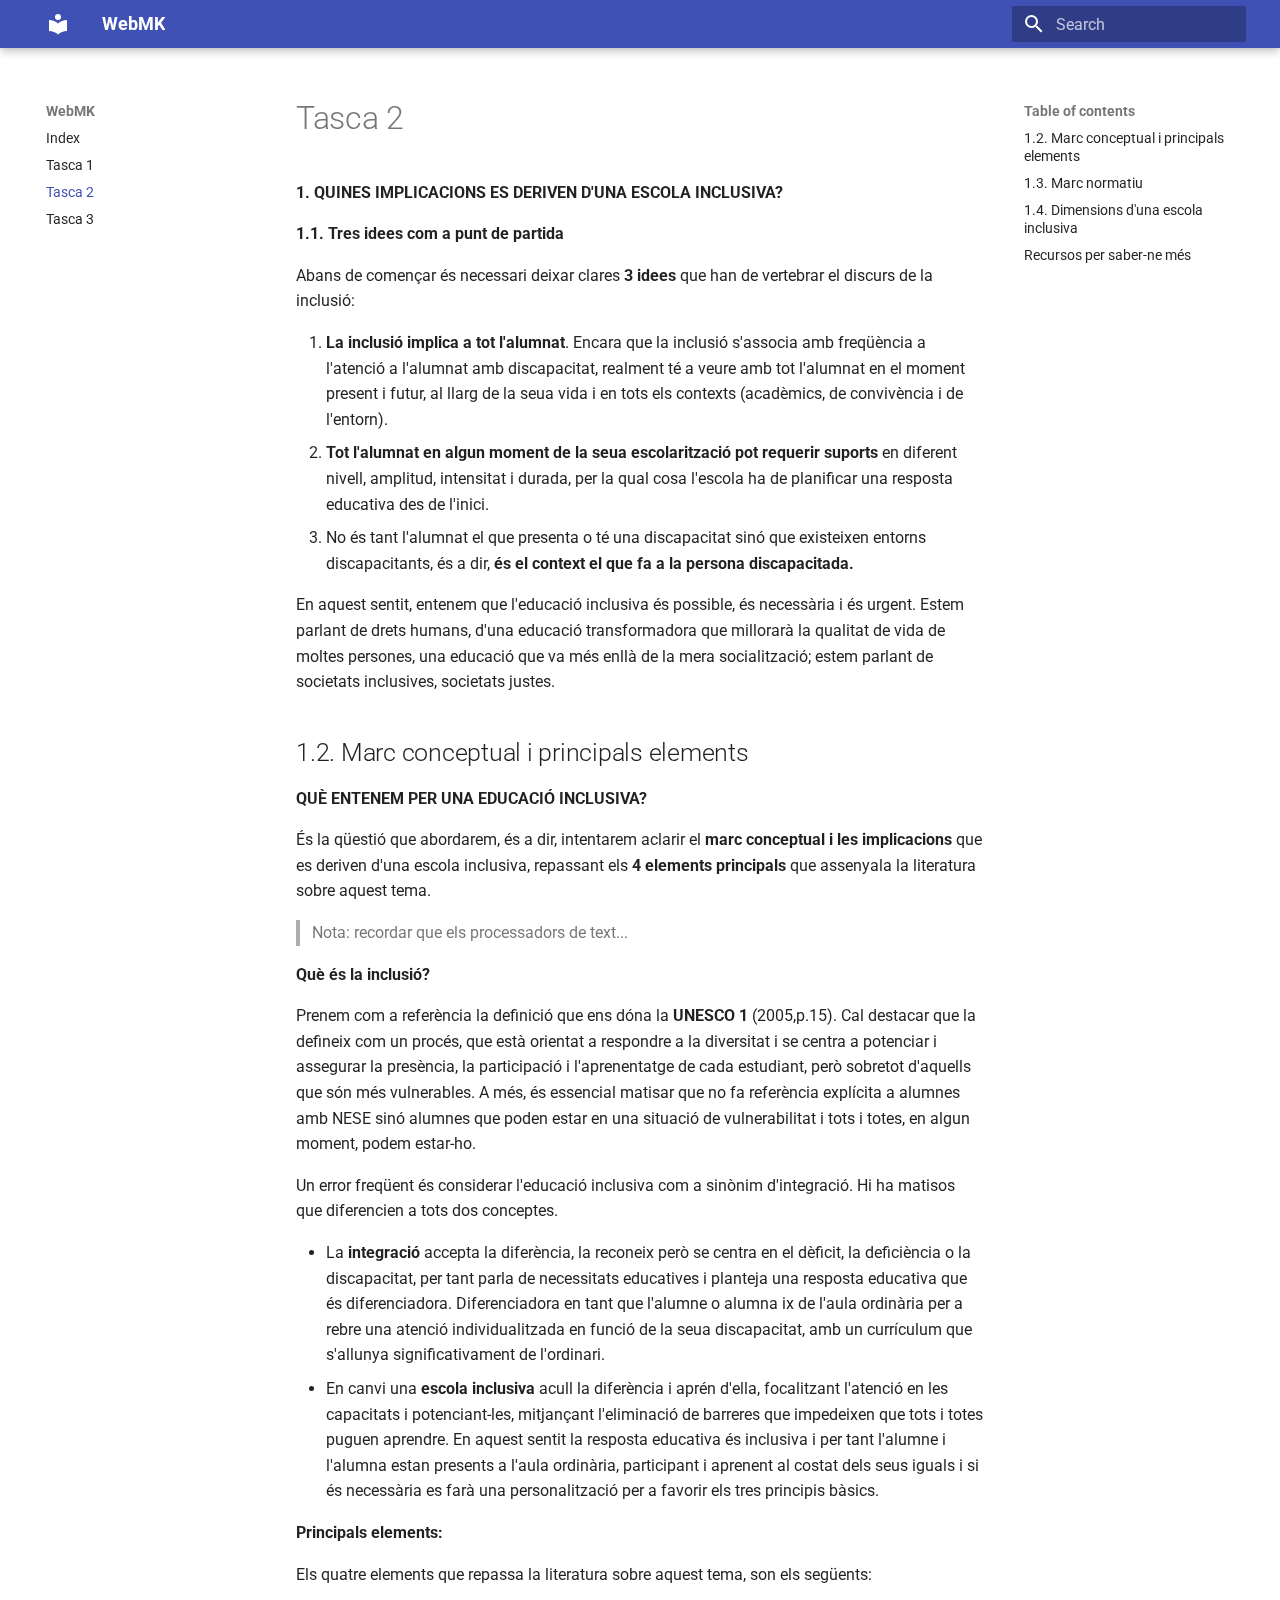
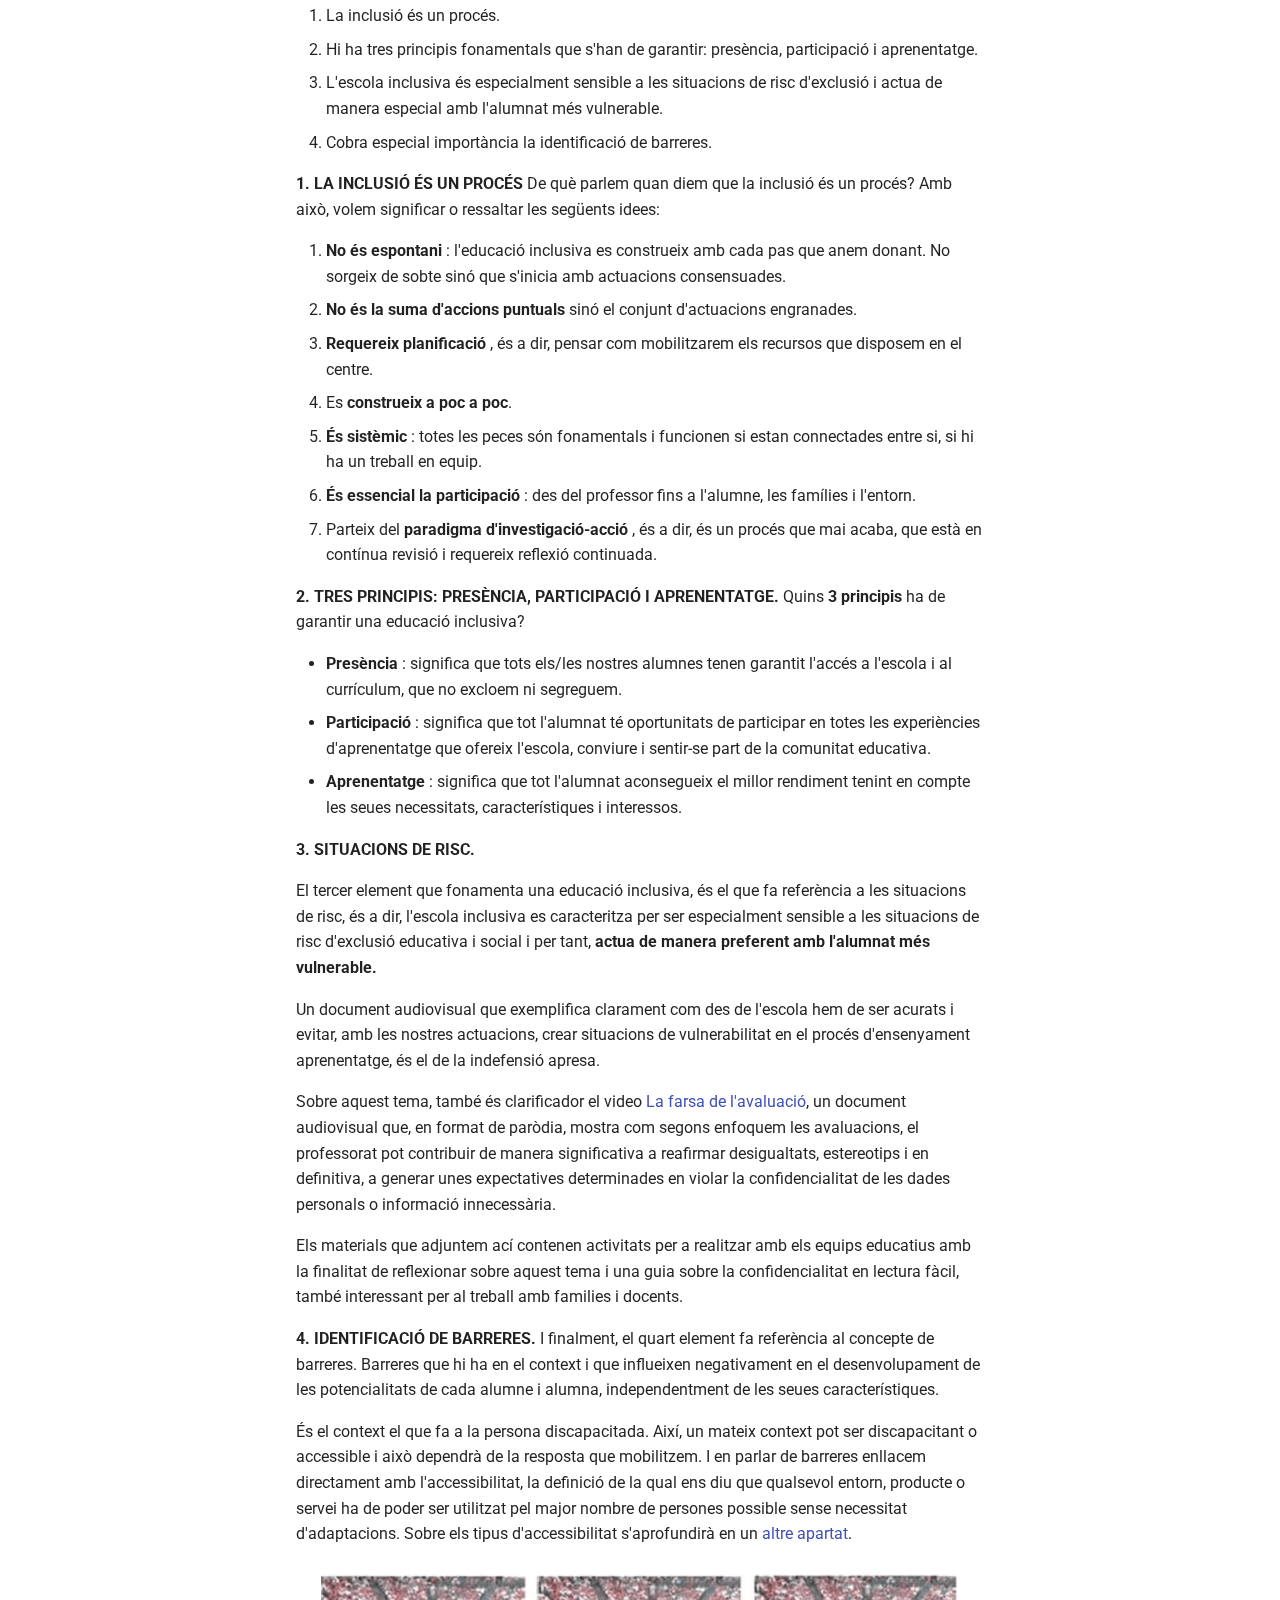
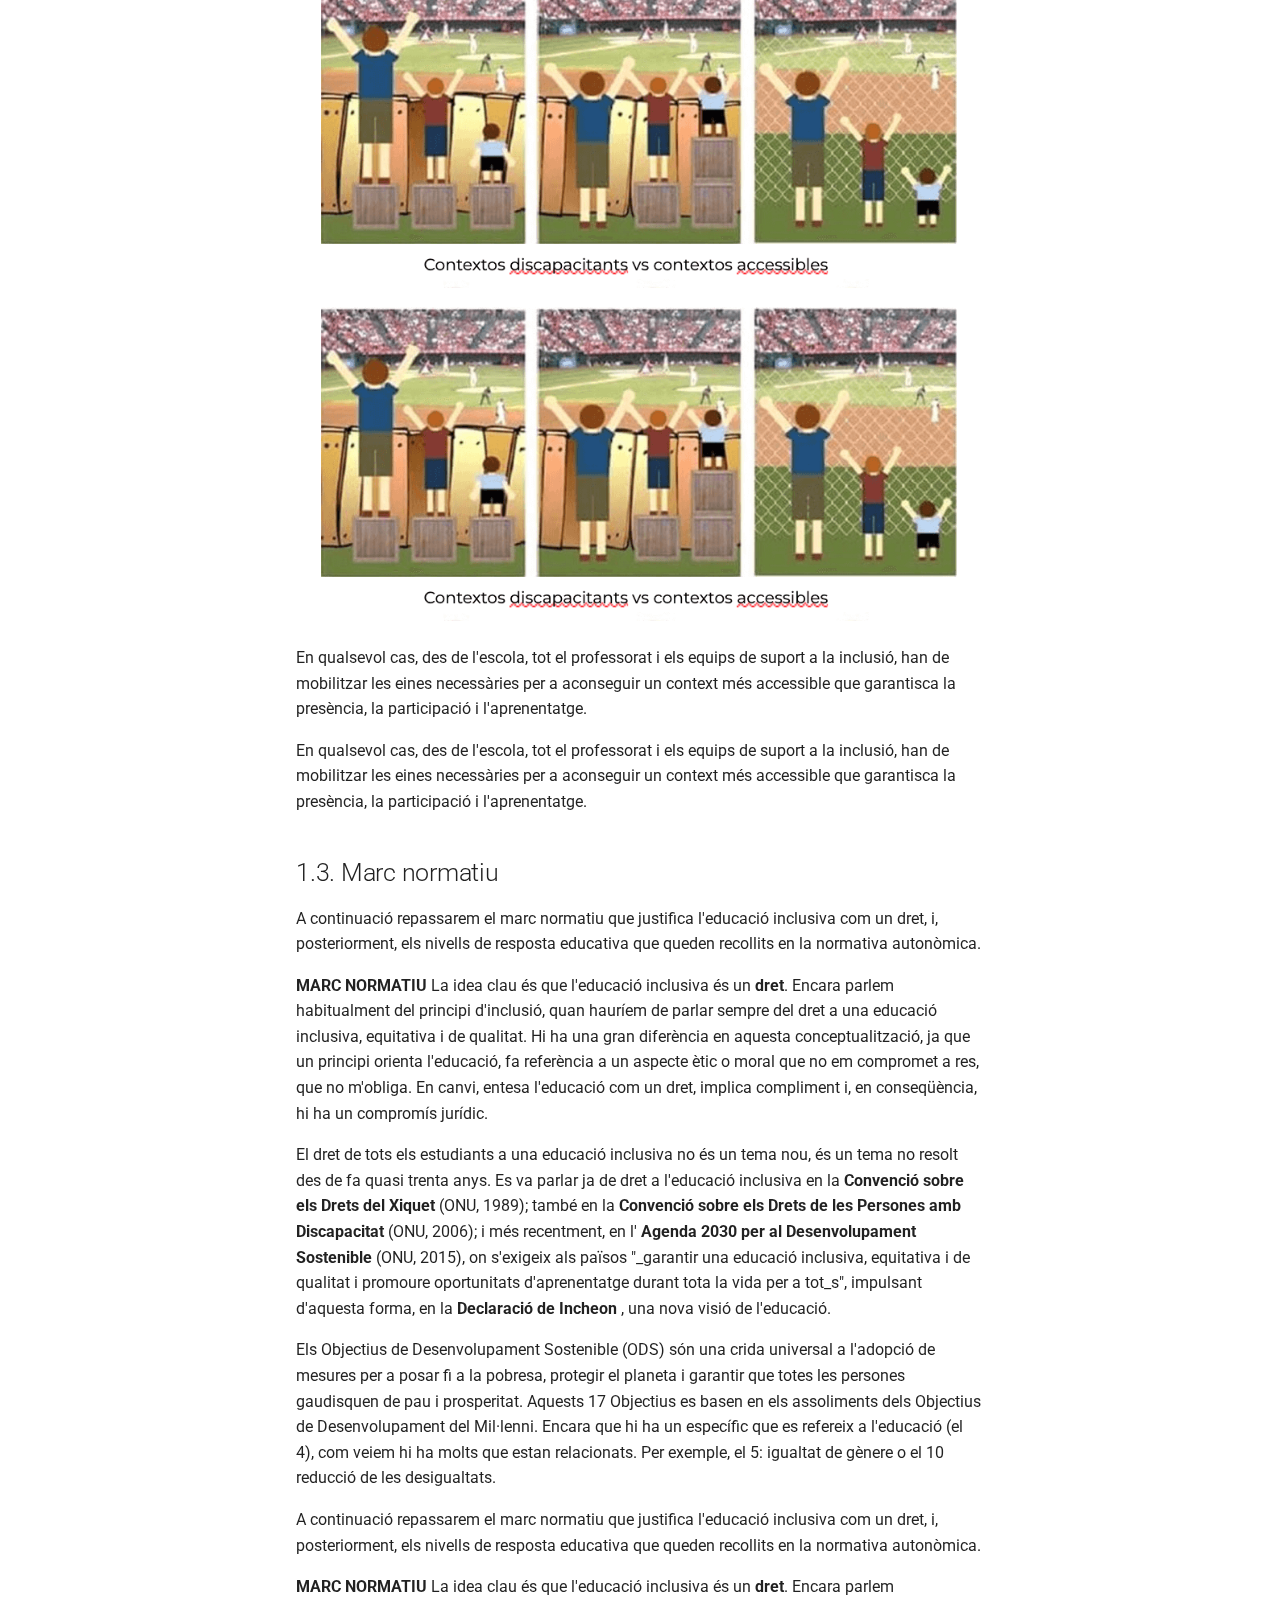
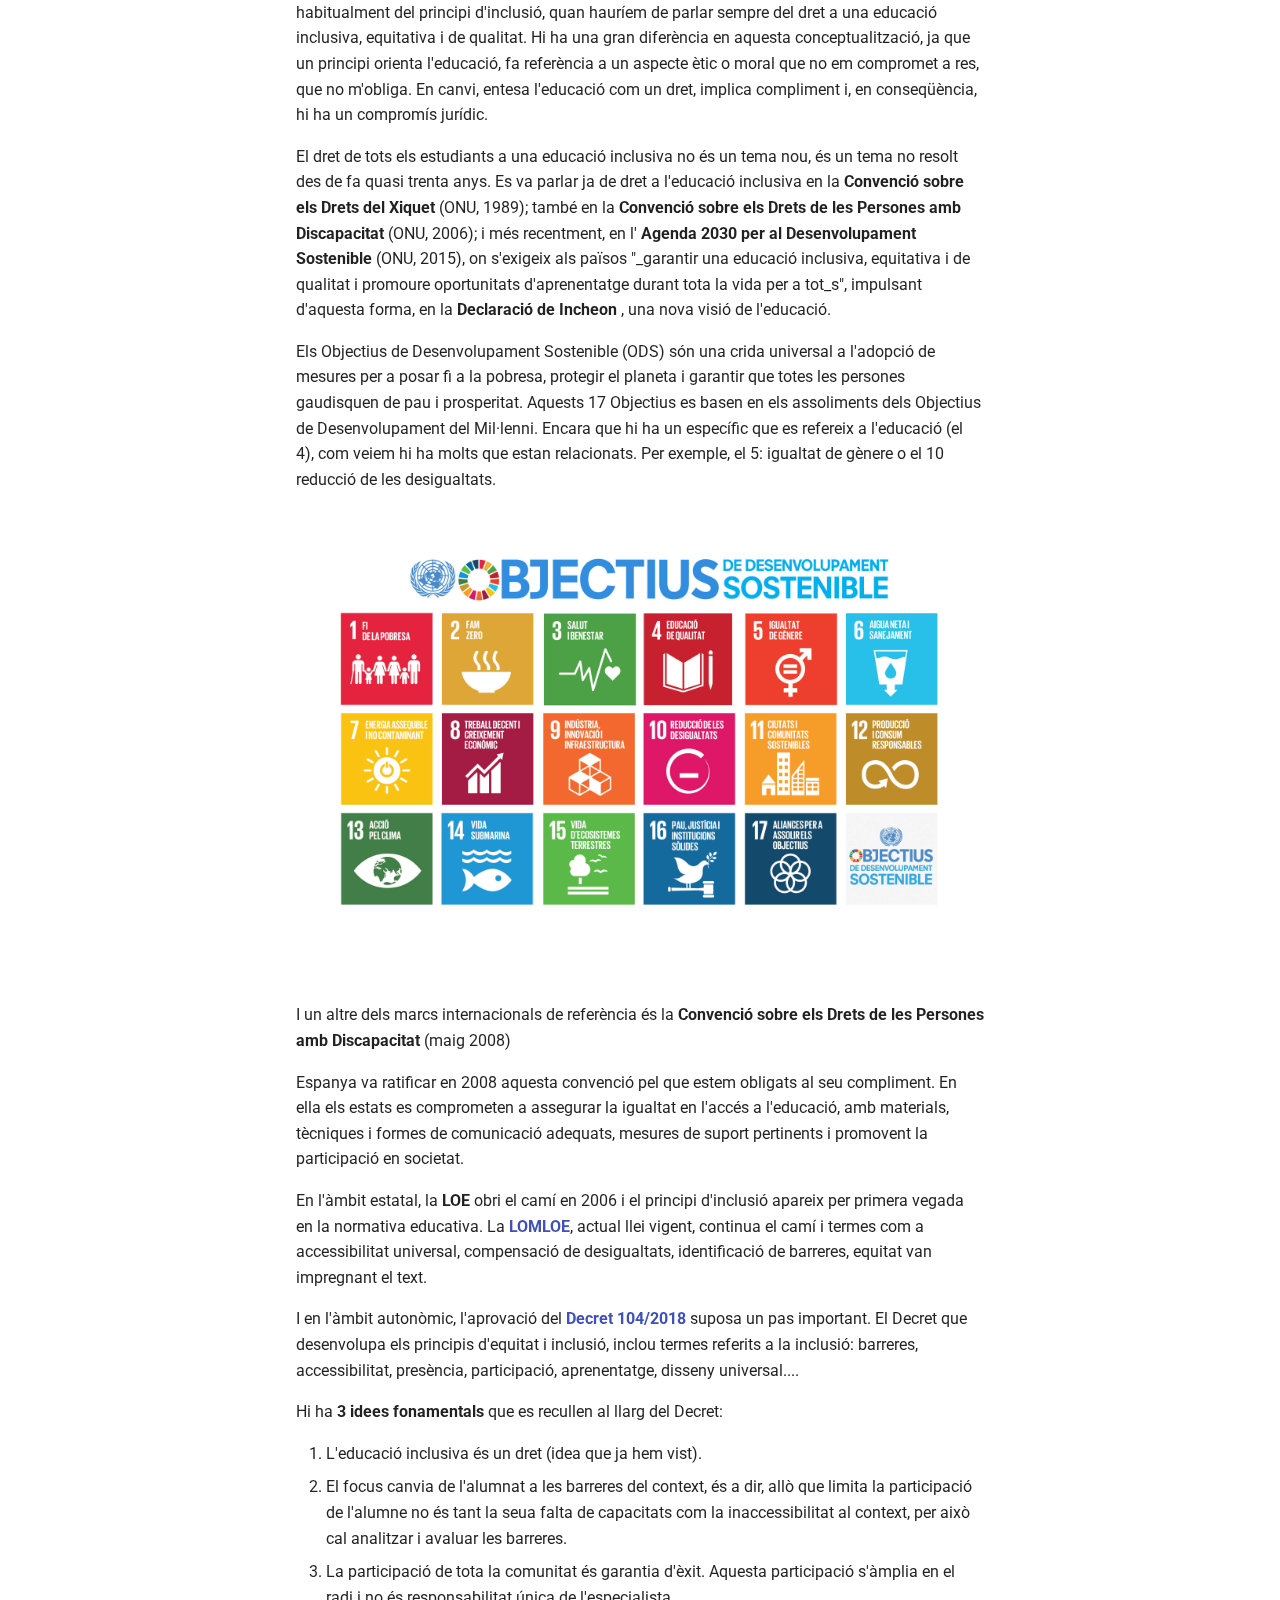
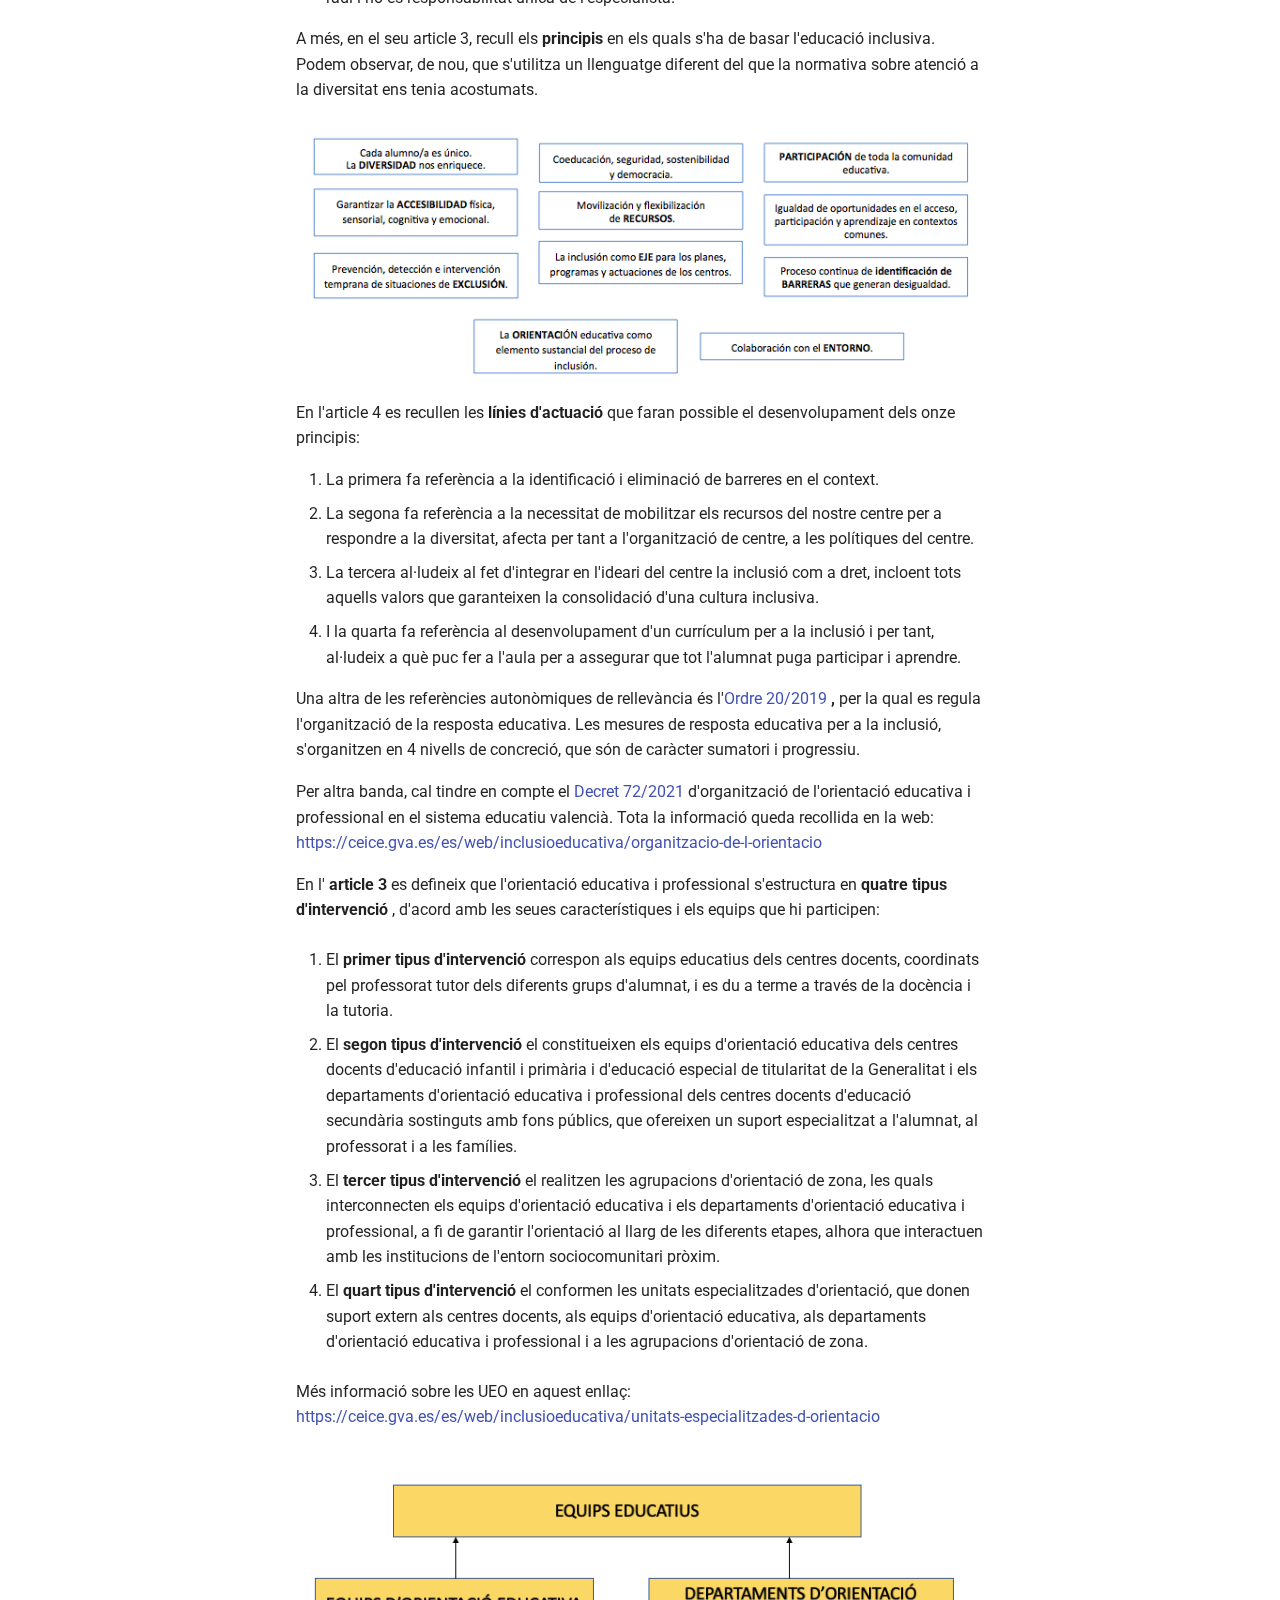
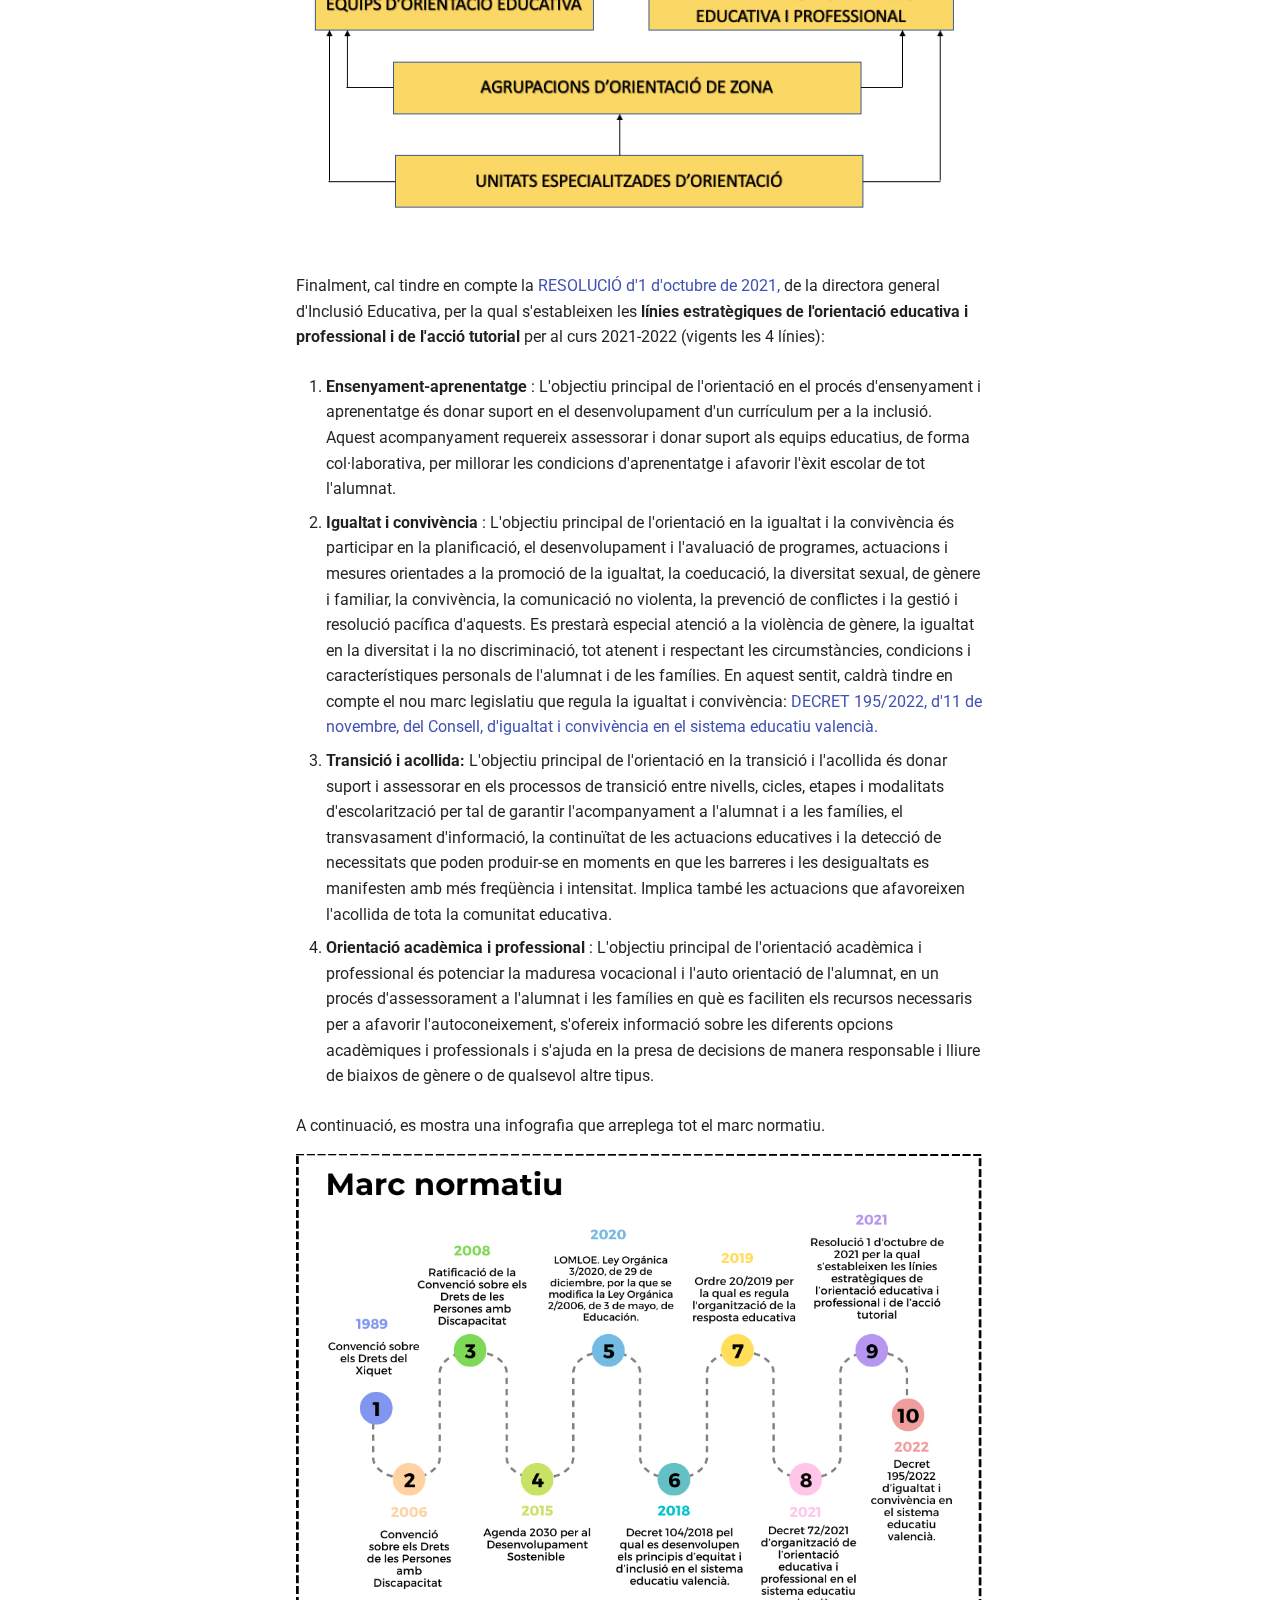
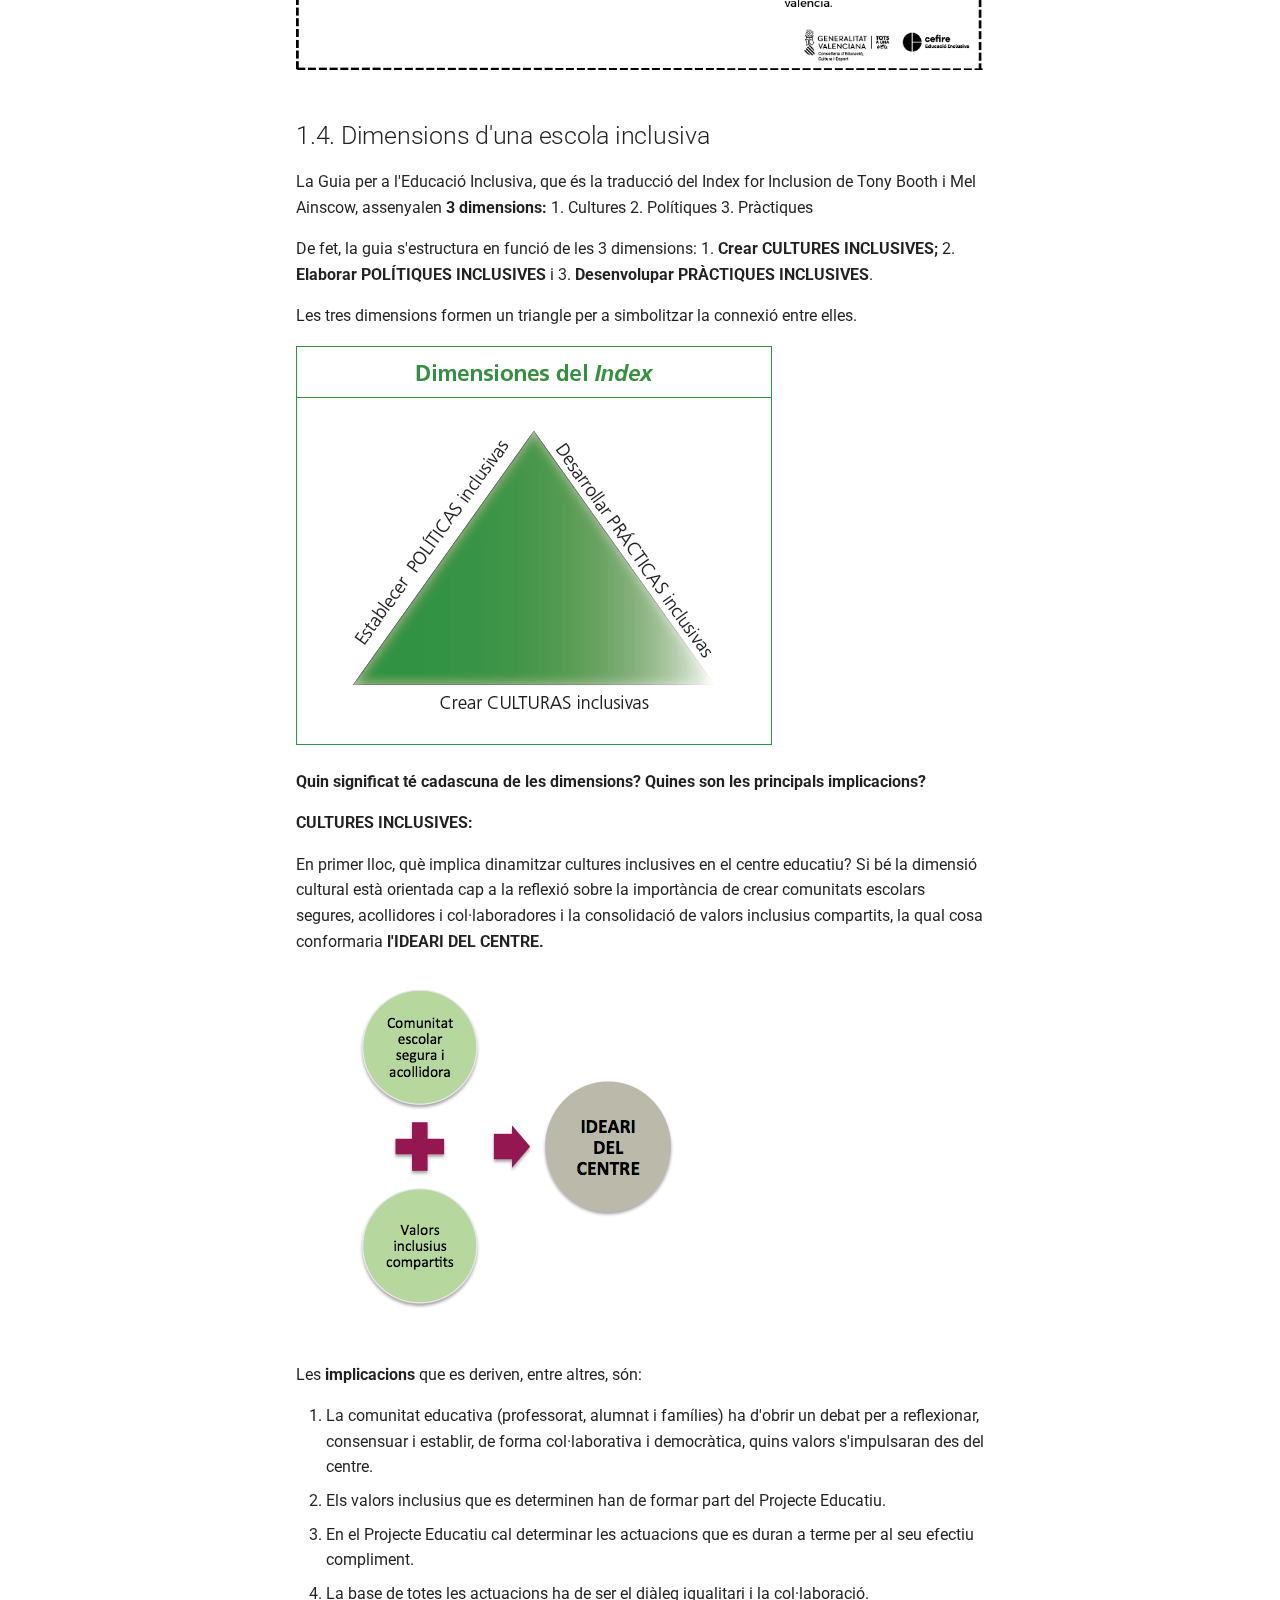
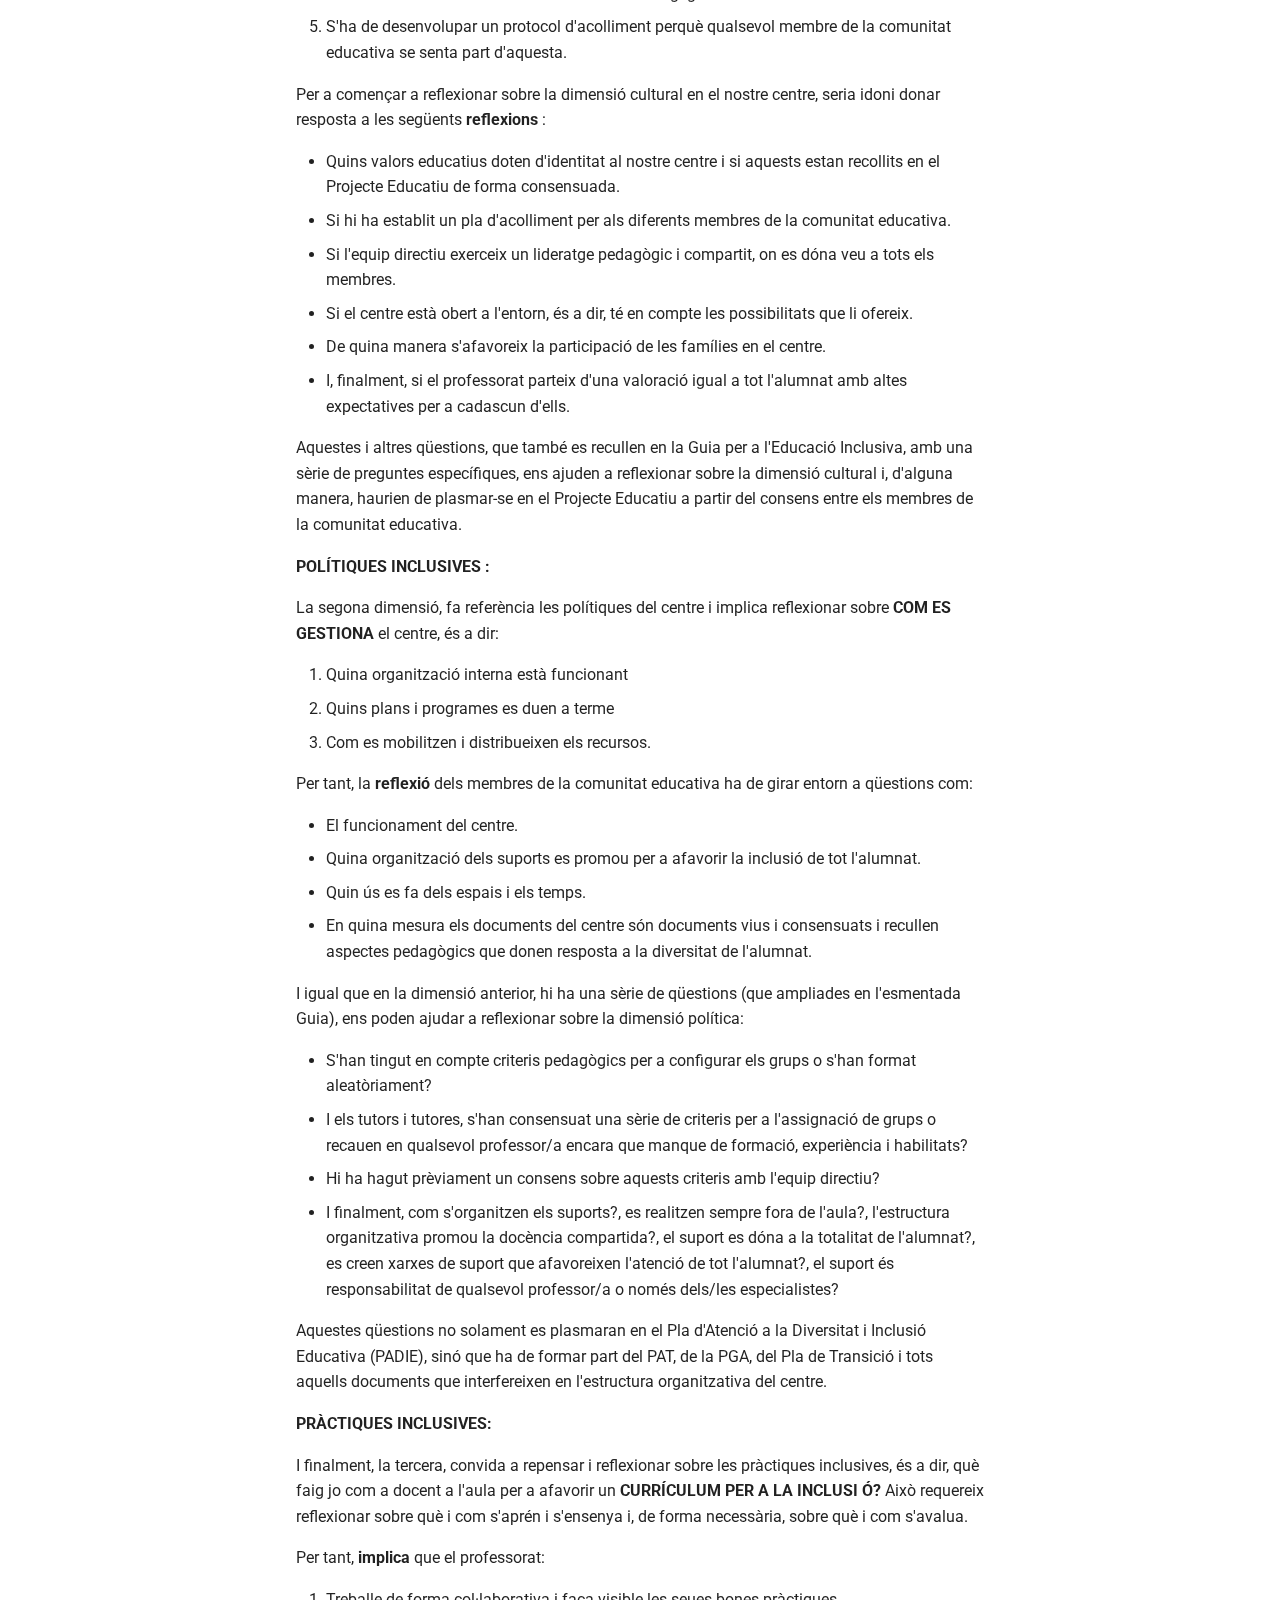
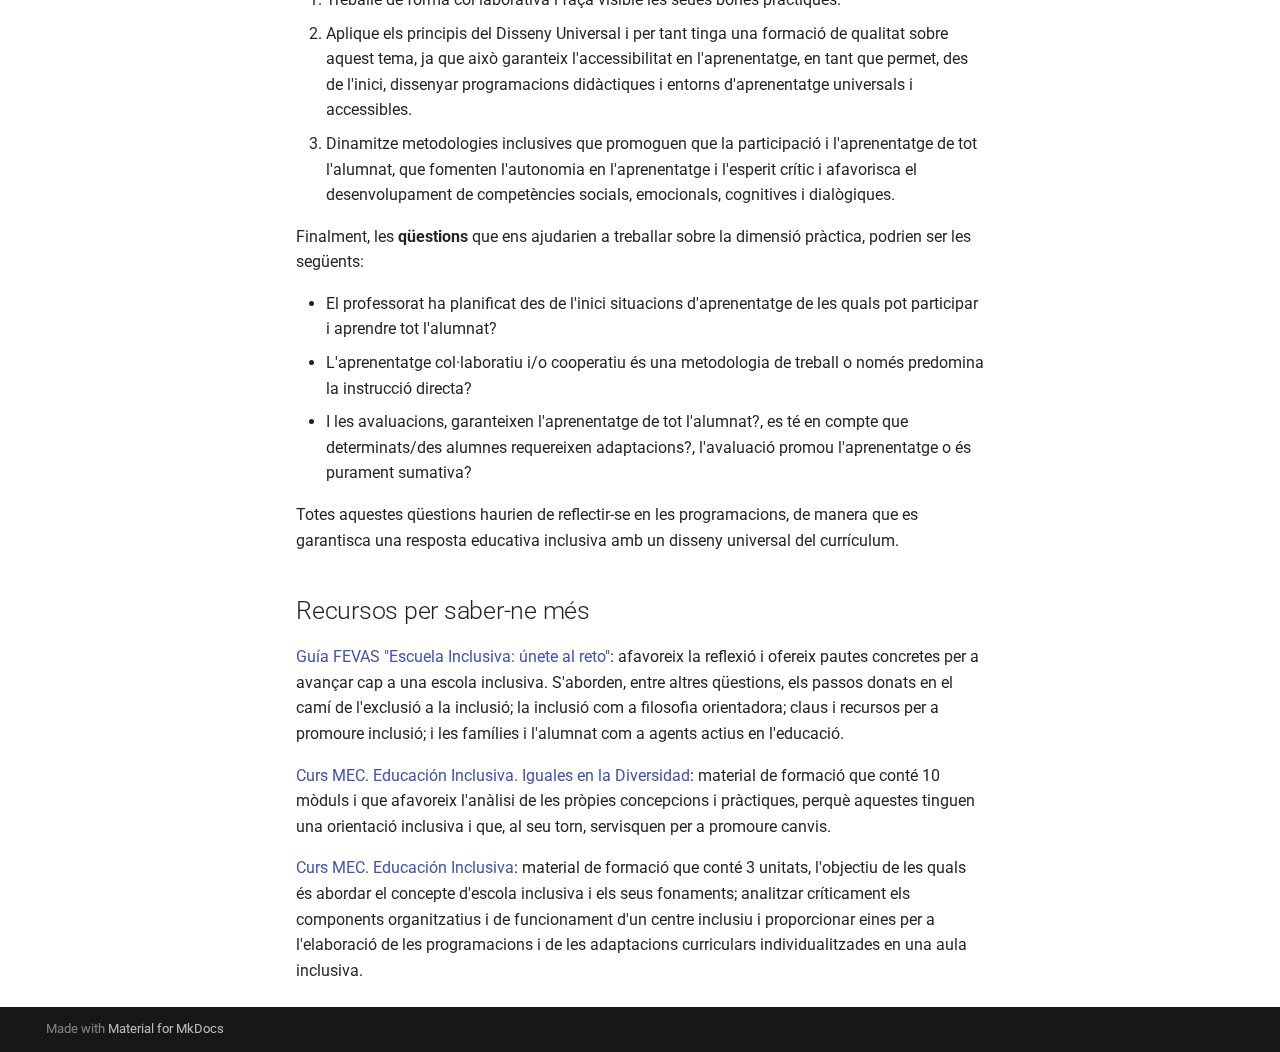
<file: docs/tasca2/index.html>
<!doctype html>
<html lang="en" class="no-js">
  <head>
    
      <meta charset="utf-8">
      <meta name="viewport" content="width=device-width,initial-scale=1">
      
      
        <meta name="author" content="['Rocio Gallego Moreno']">
      
      
      
        <link rel="prev" href="../tasca1/">
      
      
        <link rel="next" href="../tasca3/">
      
      <link rel="icon" href="../assets/images/favicon.png">
      <meta name="generator" content="mkdocs-1.4.2, mkdocs-material-9.1.1">
    
    
      
        <title>IMPLICACIONS  D’UNA ESCOLA INCLUSIVA. - WebMK</title>
      
    
    
      <link rel="stylesheet" href="../assets/stylesheets/main.402914a4.min.css">
      
        
        <link rel="stylesheet" href="../assets/stylesheets/palette.a0c5b2b5.min.css">
      
      

    
    
    
      
        
        
        <link rel="preconnect" href="https://fonts.gstatic.com" crossorigin>
        <link rel="stylesheet" href="https://fonts.googleapis.com/css?family=Roboto:300,300i,400,400i,700,700i%7CRoboto+Mono:400,400i,700,700i&display=fallback">
        <style>:root{--md-text-font:"Roboto";--md-code-font:"Roboto Mono"}</style>
      
    
    
      <link rel="stylesheet" href="../extra_css.css">
    
    <script>__md_scope=new URL("..",location),__md_hash=e=>[...e].reduce((e,_)=>(e<<5)-e+_.charCodeAt(0),0),__md_get=(e,_=localStorage,t=__md_scope)=>JSON.parse(_.getItem(t.pathname+"."+e)),__md_set=(e,_,t=localStorage,a=__md_scope)=>{try{t.setItem(a.pathname+"."+e,JSON.stringify(_))}catch(e){}}</script>
    
      

    
    
    
  </head>
  
  
    
    
    
    
    
    <body dir="ltr" data-md-color-scheme="default" data-md-color-primary="" data-md-color-accent="">
  
    
    
    <input class="md-toggle" data-md-toggle="drawer" type="checkbox" id="__drawer" autocomplete="off">
    <input class="md-toggle" data-md-toggle="search" type="checkbox" id="__search" autocomplete="off">
    <label class="md-overlay" for="__drawer"></label>
    <div data-md-component="skip">
      
        
        <a href="#12-marc-conceptual-i-principals-elements" class="md-skip">
          Skip to content
        </a>
      
    </div>
    <div data-md-component="announce">
      
    </div>
    
    
      

  

<header class="md-header md-header--shadow" data-md-component="header">
  <nav class="md-header__inner md-grid" aria-label="Header">
    <a href=".." title="WebMK" class="md-header__button md-logo" aria-label="WebMK" data-md-component="logo">
      
  
  <svg xmlns="http://www.w3.org/2000/svg" viewBox="0 0 24 24"><path d="M12 8a3 3 0 0 0 3-3 3 3 0 0 0-3-3 3 3 0 0 0-3 3 3 3 0 0 0 3 3m0 3.54C9.64 9.35 6.5 8 3 8v11c3.5 0 6.64 1.35 9 3.54 2.36-2.19 5.5-3.54 9-3.54V8c-3.5 0-6.64 1.35-9 3.54Z"/></svg>

    </a>
    <label class="md-header__button md-icon" for="__drawer">
      <svg xmlns="http://www.w3.org/2000/svg" viewBox="0 0 24 24"><path d="M3 6h18v2H3V6m0 5h18v2H3v-2m0 5h18v2H3v-2Z"/></svg>
    </label>
    <div class="md-header__title" data-md-component="header-title">
      <div class="md-header__ellipsis">
        <div class="md-header__topic">
          <span class="md-ellipsis">
            WebMK
          </span>
        </div>
        <div class="md-header__topic" data-md-component="header-topic">
          <span class="md-ellipsis">
            
              IMPLICACIONS  D’UNA ESCOLA INCLUSIVA.
            
          </span>
        </div>
      </div>
    </div>
    
    
    
      <label class="md-header__button md-icon" for="__search">
        <svg xmlns="http://www.w3.org/2000/svg" viewBox="0 0 24 24"><path d="M9.5 3A6.5 6.5 0 0 1 16 9.5c0 1.61-.59 3.09-1.56 4.23l.27.27h.79l5 5-1.5 1.5-5-5v-.79l-.27-.27A6.516 6.516 0 0 1 9.5 16 6.5 6.5 0 0 1 3 9.5 6.5 6.5 0 0 1 9.5 3m0 2C7 5 5 7 5 9.5S7 14 9.5 14 14 12 14 9.5 12 5 9.5 5Z"/></svg>
      </label>
      <div class="md-search" data-md-component="search" role="dialog">
  <label class="md-search__overlay" for="__search"></label>
  <div class="md-search__inner" role="search">
    <form class="md-search__form" name="search">
      <input type="text" class="md-search__input" name="query" aria-label="Search" placeholder="Search" autocapitalize="off" autocorrect="off" autocomplete="off" spellcheck="false" data-md-component="search-query" required>
      <label class="md-search__icon md-icon" for="__search">
        <svg xmlns="http://www.w3.org/2000/svg" viewBox="0 0 24 24"><path d="M9.5 3A6.5 6.5 0 0 1 16 9.5c0 1.61-.59 3.09-1.56 4.23l.27.27h.79l5 5-1.5 1.5-5-5v-.79l-.27-.27A6.516 6.516 0 0 1 9.5 16 6.5 6.5 0 0 1 3 9.5 6.5 6.5 0 0 1 9.5 3m0 2C7 5 5 7 5 9.5S7 14 9.5 14 14 12 14 9.5 12 5 9.5 5Z"/></svg>
        <svg xmlns="http://www.w3.org/2000/svg" viewBox="0 0 24 24"><path d="M20 11v2H8l5.5 5.5-1.42 1.42L4.16 12l7.92-7.92L13.5 5.5 8 11h12Z"/></svg>
      </label>
      <nav class="md-search__options" aria-label="Search">
        
        <button type="reset" class="md-search__icon md-icon" title="Clear" aria-label="Clear" tabindex="-1">
          <svg xmlns="http://www.w3.org/2000/svg" viewBox="0 0 24 24"><path d="M19 6.41 17.59 5 12 10.59 6.41 5 5 6.41 10.59 12 5 17.59 6.41 19 12 13.41 17.59 19 19 17.59 13.41 12 19 6.41Z"/></svg>
        </button>
      </nav>
      
    </form>
    <div class="md-search__output">
      <div class="md-search__scrollwrap" data-md-scrollfix>
        <div class="md-search-result" data-md-component="search-result">
          <div class="md-search-result__meta">
            Initializing search
          </div>
          <ol class="md-search-result__list" role="presentation"></ol>
        </div>
      </div>
    </div>
  </div>
</div>
    
    
  </nav>
  
</header>
    
    <div class="md-container" data-md-component="container">
      
      
        
          
        
      
      <main class="md-main" data-md-component="main">
        <div class="md-main__inner md-grid">
          
            
              
              <div class="md-sidebar md-sidebar--primary" data-md-component="sidebar" data-md-type="navigation" >
                <div class="md-sidebar__scrollwrap">
                  <div class="md-sidebar__inner">
                    


<nav class="md-nav md-nav--primary" aria-label="Navigation" data-md-level="0">
  <label class="md-nav__title" for="__drawer">
    <a href=".." title="WebMK" class="md-nav__button md-logo" aria-label="WebMK" data-md-component="logo">
      
  
  <svg xmlns="http://www.w3.org/2000/svg" viewBox="0 0 24 24"><path d="M12 8a3 3 0 0 0 3-3 3 3 0 0 0-3-3 3 3 0 0 0-3 3 3 3 0 0 0 3 3m0 3.54C9.64 9.35 6.5 8 3 8v11c3.5 0 6.64 1.35 9 3.54 2.36-2.19 5.5-3.54 9-3.54V8c-3.5 0-6.64 1.35-9 3.54Z"/></svg>

    </a>
    WebMK
  </label>
  
  <ul class="md-nav__list" data-md-scrollfix>
    
      
      
      

  
  
  
    <li class="md-nav__item">
      <a href=".." class="md-nav__link">
        Index
      </a>
    </li>
  

    
      
      
      

  
  
  
    <li class="md-nav__item">
      <a href="../tasca1/" class="md-nav__link">
        Tasca 1
      </a>
    </li>
  

    
      
      
      

  
  
    
  
  
    <li class="md-nav__item md-nav__item--active">
      
      <input class="md-nav__toggle md-toggle" type="checkbox" id="__toc">
      
      
      
        <label class="md-nav__link md-nav__link--active" for="__toc">
          Tasca 2
          <span class="md-nav__icon md-icon"></span>
        </label>
      
      <a href="./" class="md-nav__link md-nav__link--active">
        Tasca 2
      </a>
      
        

<nav class="md-nav md-nav--secondary" aria-label="Table of contents">
  
  
  
  
    <label class="md-nav__title" for="__toc">
      <span class="md-nav__icon md-icon"></span>
      Table of contents
    </label>
    <ul class="md-nav__list" data-md-component="toc" data-md-scrollfix>
      
        <li class="md-nav__item">
  <a href="#12-marc-conceptual-i-principals-elements" class="md-nav__link">
    1.2. Marc conceptual i principals elements
  </a>
  
</li>
      
        <li class="md-nav__item">
  <a href="#13-marc-normatiu" class="md-nav__link">
    1.3. Marc normatiu
  </a>
  
</li>
      
        <li class="md-nav__item">
  <a href="#14-dimensions-duna-escola-inclusiva" class="md-nav__link">
    1.4. Dimensions d'una escola inclusiva
  </a>
  
</li>
      
        <li class="md-nav__item">
  <a href="#recursos-per-saber-ne-mes" class="md-nav__link">
    Recursos per saber-ne més
  </a>
  
</li>
      
    </ul>
  
</nav>
      
    </li>
  

    
      
      
      

  
  
  
    <li class="md-nav__item">
      <a href="../tasca3/" class="md-nav__link">
        Tasca 3
      </a>
    </li>
  

    
  </ul>
</nav>
                  </div>
                </div>
              </div>
            
            
              
              <div class="md-sidebar md-sidebar--secondary" data-md-component="sidebar" data-md-type="toc" >
                <div class="md-sidebar__scrollwrap">
                  <div class="md-sidebar__inner">
                    

<nav class="md-nav md-nav--secondary" aria-label="Table of contents">
  
  
  
  
    <label class="md-nav__title" for="__toc">
      <span class="md-nav__icon md-icon"></span>
      Table of contents
    </label>
    <ul class="md-nav__list" data-md-component="toc" data-md-scrollfix>
      
        <li class="md-nav__item">
  <a href="#12-marc-conceptual-i-principals-elements" class="md-nav__link">
    1.2. Marc conceptual i principals elements
  </a>
  
</li>
      
        <li class="md-nav__item">
  <a href="#13-marc-normatiu" class="md-nav__link">
    1.3. Marc normatiu
  </a>
  
</li>
      
        <li class="md-nav__item">
  <a href="#14-dimensions-duna-escola-inclusiva" class="md-nav__link">
    1.4. Dimensions d'una escola inclusiva
  </a>
  
</li>
      
        <li class="md-nav__item">
  <a href="#recursos-per-saber-ne-mes" class="md-nav__link">
    Recursos per saber-ne més
  </a>
  
</li>
      
    </ul>
  
</nav>
                  </div>
                </div>
              </div>
            
          
          
            <div class="md-content" data-md-component="content">
              <article class="md-content__inner md-typeset">
                
                  


  <h1>Tasca 2</h1>

<p><strong>1. QUINES IMPLICACIONS ES DERIVEN D'UNA ESCOLA INCLUSIVA?</strong></p>
<p><strong>1.1. Tres idees com a punt de partida</strong></p>
<p>Abans de començar és necessari deixar clares  <strong>3 idees</strong>  que han de vertebrar el discurs de la inclusió:</p>
<ol>
<li><strong>La inclusió implica a tot l'alumnat</strong>. Encara que la inclusió s'associa amb freqüència a l'atenció a l'alumnat amb discapacitat, realment té a veure amb tot l'alumnat en el moment present i futur, al llarg  de la seua vida i en tots els contexts (acadèmics, de convivència i de l'entorn).</li>
<li><strong>Tot l'alumnat en algun moment de la seua escolarització pot requerir suports</strong> en diferent nivell, amplitud, intensitat i durada, per la qual cosa l'escola ha de planificar una resposta educativa des de l'inici.</li>
<li>No és tant l'alumnat el que presenta o té una discapacitat sinó que existeixen entorns discapacitants, és a dir, <strong>és el context el que fa a la persona discapacitada.</strong></li>
</ol>
<p>En aquest sentit, entenem que l'educació inclusiva és possible, és necessària i és urgent. Estem parlant de drets humans, d'una educació transformadora que millorarà la qualitat de vida de moltes persones, una educació que va més enllà de la mera socialització; estem parlant de societats inclusives, societats justes.</p>
<h2 id="12-marc-conceptual-i-principals-elements">1.2. Marc conceptual i principals elements</h2>
<p><strong>QUÈ ENTENEM PER UNA EDUCACIÓ INCLUSIVA?</strong></p>
<p>És la qüestió que abordarem, és a dir, intentarem aclarir el <strong>marc conceptual i les implicacions</strong> que es deriven d'una escola inclusiva, repassant els <strong>4 elements principals</strong> que assenyala la literatura sobre aquest tema.</p>
<blockquote>
<p>Nota: recordar que els processadors de text...</p>
</blockquote>
<p><strong>Què és la inclusió?</strong></p>
<p>Prenem com a referència la definició que ens dóna la <strong>UNESCO</strong><strong> 1</strong> (2005,p.15). Cal destacar que la defineix com un procés, que està orientat a respondre a la diversitat i se centra a potenciar i assegurar la presència, la participació i l'aprenentatge de cada estudiant, però sobretot d'aquells que són més vulnerables. A més, és essencial matisar que no fa referència explícita a alumnes amb NESE sinó alumnes que poden estar en una situació de vulnerabilitat i tots i totes, en algun moment, podem estar-ho.</p>
<p>Un error freqüent és considerar l'educació inclusiva com a sinònim d'integració. Hi ha matisos que diferencien a tots dos conceptes.</p>
<ul>
<li>La  <strong>integració</strong>  accepta la diferència, la reconeix però se centra en el dèficit, la deficiència o la discapacitat, per tant parla de necessitats educatives i planteja una resposta educativa que és diferenciadora. Diferenciadora en tant que l'alumne o alumna ix de l'aula ordinària per a rebre una atenció individualitzada en funció de la seua discapacitat, amb un currículum que s'allunya significativament de l'ordinari.</li>
<li>En canvi una  <strong>escola inclusiva</strong>  acull la diferència i aprén d'ella, focalitzant l'atenció en les capacitats i potenciant-les, mitjançant l'eliminació de barreres que impedeixen que tots i totes puguen aprendre. En aquest sentit la resposta educativa és inclusiva i per tant l'alumne i l'alumna estan presents a l'aula ordinària, participant i aprenent al costat dels seus iguals i si és necessària es farà una personalització per a favorir els tres principis bàsics.</li>
</ul>
<p><strong>Principals elements:</strong></p>
<p>Els quatre elements que repassa la literatura sobre aquest tema, son els següents:</p>
<ol>
<li>La inclusió és un procés.</li>
<li>Hi ha tres principis fonamentals que s'han de garantir: presència, participació i aprenentatge.</li>
<li>L'escola inclusiva és especialment sensible a les situacions de risc d'exclusió i actua de manera especial amb l'alumnat més vulnerable.</li>
<li>Cobra especial importància la identificació de barreres.</li>
</ol>
<p><strong>1. LA INCLUSIÓ ÉS UN PROCÉS</strong>
De què parlem quan diem que la inclusió és un procés? Amb això, volem significar o ressaltar les següents idees:</p>
<ol>
<li><strong>No és espontani</strong> : l'educació inclusiva es construeix amb cada pas que anem donant. No sorgeix de sobte sinó que s'inicia amb actuacions consensuades.</li>
<li><strong>No és la suma d'accions puntuals</strong> sinó el conjunt d'actuacions engranades.</li>
<li><strong>Requereix planificació</strong> , és a dir, pensar com mobilitzarem els recursos que disposem en el centre.</li>
<li>Es <strong>construeix a poc a poc</strong>.</li>
<li><strong>És sistèmic</strong> : totes les peces són fonamentals i funcionen si estan connectades entre si, si hi ha un treball en equip.</li>
<li><strong>És essencial la participació</strong> : des del professor fins a l'alumne, les famílies i l'entorn.</li>
<li>Parteix del <strong>paradigma d'investigació-acció</strong> , és a dir, és un procés que mai acaba, que està en contínua revisió i requereix reflexió continuada.</li>
</ol>
<p><strong>2. TRES PRINCIPIS: PRESÈNCIA, PARTICIPACIÓ I APRENENTATGE.</strong>
Quins <strong>3 principis</strong> ha de garantir una educació inclusiva?</p>
<ul>
<li><strong>Presència</strong> : significa que tots els/les nostres alumnes tenen garantit l'accés a l'escola i al currículum, que no excloem ni segreguem.</li>
<li><strong>Participació</strong> : significa que tot l'alumnat té oportunitats de participar en totes les experiències d'aprenentatge que ofereix l'escola, conviure i sentir-se part de la comunitat educativa.</li>
<li><strong>Aprenentatge</strong> : significa que tot l'alumnat aconsegueix el millor rendiment tenint en compte les seues necessitats, característiques i interessos.</li>
</ul>
<p><strong>3. SITUACIONS DE RISC.</strong></p>
<p>El tercer element que fonamenta una educació inclusiva, és el que fa referència a les situacions de risc, és a dir, l'escola inclusiva es caracteritza per ser especialment sensible a les situacions de risc d'exclusió educativa i social i per tant, <strong>actua de manera preferent amb l'alumnat més vulnerable.</strong></p>
<p>Un document audiovisual que exemplifica clarament com des de l'escola hem de ser acurats i evitar, amb les nostres actuacions, crear situacions de vulnerabilitat en el procés d'ensenyament aprenentatge, és el de la indefensió apresa.</p>
<p>Sobre aquest tema, també és clarificador el video <a href="https://youtu.be/4tcZV07ZVz8">La farsa de l'avaluació</a>,  un document audiovisual que, en format de paròdia, mostra com segons enfoquem les avaluacions, el professorat pot contribuir de manera significativa a reafirmar desigualtats, estereotips i en definitiva, a generar unes expectatives determinades en violar la confidencialitat de les dades personals o informació innecessària.</p>
<p>Els materials que adjuntem ací contenen activitats per a realitzar amb els equips educatius amb la finalitat de reflexionar sobre aquest tema i una guia sobre la confidencialitat en lectura fàcil, també interessant per al treball amb families i docents.</p>
<p><strong>4. IDENTIFICACIÓ DE BARRERES.</strong>
I finalment, el quart element fa referència al concepte de barreres. Barreres que hi ha en el context i que influeixen negativament en el desenvolupament de les potencialitats de cada alumne i alumna, independentment de les seues característiques.</p>
<p>És el context el que fa a la persona discapacitada. Així, un mateix context pot ser discapacitant o accessible i això dependrà de la resposta que mobilitzem. I en parlar de barreres enllacem directament amb l'accessibilitat, la definició de la qual ens diu que qualsevol entorn, producte o servei ha de poder ser utilitzat pel major nombre de persones possible sense necessitat d'adaptacions. Sobre els tipus d'accessibilitat s'aprofundirà en un <a href="https://aules.edu.gva.es/formaciodelprofessorat/mod/book/view.php?id=260764">altre apartat</a>.</p>
<p><img alt="" src="../imatges/contextos_discapacitants.png" />
<img alt="" src="../imatges/contextos_discapacitants.png" /></p>
<p>En qualsevol cas, des de l'escola, tot el professorat i els equips de suport a la inclusió, han de mobilitzar les eines necessàries per a aconseguir un context més accessible que garantisca la presència, la participació i l'aprenentatge.</p>
<p>En qualsevol cas, des de l'escola, tot el professorat i els equips de suport a la inclusió, han de mobilitzar les eines necessàries per a aconseguir un context més accessible que garantisca la presència, la participació i l'aprenentatge.</p>
<h2 id="13-marc-normatiu">1.3. Marc normatiu</h2>
<p>A continuació repassarem el marc normatiu que justifica l'educació inclusiva com un dret, i, posteriorment, els nivells de resposta educativa que queden recollits en la normativa autonòmica.</p>
<p><strong>MARC NORMATIU</strong>
La idea clau és que l'educació inclusiva és un <strong>dret</strong>.
Encara parlem habitualment del principi d'inclusió, quan hauríem de parlar sempre del dret a una educació inclusiva, equitativa i de qualitat. Hi ha una gran diferència en aquesta conceptualització, ja que un principi orienta l'educació, fa referència a un aspecte ètic o moral que no em compromet a res, que no m'obliga. En canvi, entesa l'educació com un dret, implica compliment i, en conseqüència, hi ha un compromís jurídic.</p>
<p>El dret de tots els estudiants a una educació inclusiva no és un tema nou, és un tema no resolt des de fa quasi trenta anys. Es va parlar ja de dret a l'educació inclusiva en la <strong>Convenció sobre els Drets del Xiquet</strong> (ONU, 1989); també en la <strong>Convenció sobre els Drets de les Persones amb Discapacitat</strong> (ONU, 2006); i més recentment, en l' <strong>Agenda 2030 per al Desenvolupament Sostenible</strong> (ONU, 2015), on s'exigeix als països "_garantir una educació inclusiva, equitativa i de qualitat i promoure oportunitats d'aprenentatge durant tota la vida per a tot_s", impulsant d'aquesta forma, en la <strong>Declaració de Incheon</strong> , una nova visió de l'educació.</p>
<p>Els Objectius de Desenvolupament Sostenible (ODS) són una crida universal a l'adopció de mesures per a posar fi a la pobresa, protegir el planeta i garantir que totes les persones gaudisquen de pau i prosperitat.
Aquests 17 Objectius es basen en els assoliments dels Objectius de Desenvolupament del Mil·lenni.
Encara que hi ha un específic que es refereix a l'educació (el 4), com veiem hi ha molts que estan relacionats. Per exemple, el 5: igualtat de gènere o el 10 reducció de les desigualtats.</p>
<p>A continuació repassarem el marc normatiu que justifica l'educació inclusiva com un dret, i, posteriorment, els nivells de resposta educativa que queden recollits en la normativa autonòmica.</p>
<p><strong>MARC NORMATIU</strong>
La idea clau és que l'educació inclusiva és un <strong>dret</strong>.
Encara parlem habitualment del principi d'inclusió, quan hauríem de parlar sempre del dret a una educació inclusiva, equitativa i de qualitat. Hi ha una gran diferència en aquesta conceptualització, ja que un principi orienta l'educació, fa referència a un aspecte ètic o moral que no em compromet a res, que no m'obliga. En canvi, entesa l'educació com un dret, implica compliment i, en conseqüència, hi ha un compromís jurídic.</p>
<p>El dret de tots els estudiants a una educació inclusiva no és un tema nou, és un tema no resolt des de fa quasi trenta anys. Es va parlar ja de dret a l'educació inclusiva en la <strong>Convenció sobre els Drets del Xiquet</strong> (ONU, 1989); també en la <strong>Convenció sobre els Drets de les Persones amb Discapacitat</strong> (ONU, 2006); i més recentment, en l' <strong>Agenda 2030 per al Desenvolupament Sostenible</strong> (ONU, 2015), on s'exigeix als països "_garantir una educació inclusiva, equitativa i de qualitat i promoure oportunitats d'aprenentatge durant tota la vida per a tot_s", impulsant d'aquesta forma, en la <strong>Declaració de Incheon</strong> , una nova visió de l'educació.</p>
<p>Els Objectius de Desenvolupament Sostenible (ODS) són una crida universal a l'adopció de mesures per a posar fi a la pobresa, protegir el planeta i garantir que totes les persones gaudisquen de pau i prosperitat.
Aquests 17 Objectius es basen en els assoliments dels Objectius de Desenvolupament del Mil·lenni.
Encara que hi ha un específic que es refereix a l'educació (el 4), com veiem hi ha molts que estan relacionats. Per exemple, el 5: igualtat de gènere o el 10 reducció de les desigualtats.</p>
<p><img alt="" src="../imatges/ODS.jpg" />
I un altre dels marcs internacionals de referència és la  <strong>Convenció sobre els Drets de les Persones amb Discapacitat </strong> (maig 2008)</p>
<p>Espanya va ratificar en 2008 aquesta convenció pel que estem obligats al seu compliment. En ella els estats es comprometen a assegurar la igualtat en l'accés a l'educació, amb materials, tècniques i formes de comunicació adequats, mesures de suport pertinents i promovent la participació en societat.</p>
<p>En l'àmbit estatal, la <strong>LOE</strong> obri el camí en 2006 i el principi d'inclusió apareix per primera vegada en la normativa educativa. La <a href="https://www.boe.es/diario_boe/txt.php?id=BOE-A-2020-17264"><strong>LOMLOE</strong></a>, actual llei vigent, continua el camí i termes com a accessibilitat universal, compensació de desigualtats, identificació de barreres, equitat van impregnant el text.</p>
<p>I en l'àmbit autonòmic, l'aprovació del <a href="https://dogv.gva.es/datos/2018/08/07/pdf/2018_7822.pdf"><strong>Decret 104/2018</strong></a> suposa un pas important. El Decret que desenvolupa els principis d'equitat i inclusió, inclou termes referits a la inclusió: barreres, accessibilitat, presència, participació, aprenentatge, disseny universal....</p>
<p>Hi ha <strong>3 idees fonamentals</strong> que es recullen al llarg del Decret:</p>
<ol>
<li>L'educació inclusiva és un dret (idea que ja hem vist).</li>
<li>El focus canvia de l'alumnat a les barreres del context, és a dir, allò que limita la participació de l'alumne no és tant la seua falta de capacitats com la inaccessibilitat al context, per això cal analitzar i avaluar les barreres.</li>
<li>La participació de tota la comunitat és garantia d'èxit. Aquesta participació s'àmplia en el radi i no és responsabilitat única de l'especialista.</li>
</ol>
<p>A més, en el seu article 3, recull els <strong>principis</strong> en els quals s'ha de basar l'educació inclusiva. Podem observar, de nou, que s'utilitza un llenguatge diferent del que la normativa sobre atenció a la diversitat ens tenia acostumats.</p>
<p><img alt="" src="../imatges/Principios_Decreto.png" /></p>
<p>En l'article 4 es recullen les <strong>línies d'actuació</strong> que faran possible el desenvolupament dels onze principis:</p>
<ol>
<li>La primera fa referència a la identificació i eliminació de barreres en el context.</li>
<li>La segona fa referència a la necessitat de mobilitzar els recursos del nostre centre per a respondre a la diversitat, afecta per tant a l'organització de centre, a les polítiques del centre.</li>
<li>La tercera al·ludeix al fet d'integrar en l'ideari del centre la inclusió com a dret, incloent tots aquells valors que garanteixen la consolidació d'una cultura inclusiva.</li>
<li>I la quarta fa referència al desenvolupament d'un currículum per a la inclusió i per tant, al·ludeix a què puc fer a l'aula per a assegurar que tot l'alumnat puga participar i aprendre.</li>
</ol>
<p>Una altra de les referències autonòmiques de rellevància és l'<a href="https://dogv.gva.es/datos/2019/05/03/pdf/2019_4442.pdf">Ordre 20/2019</a> <strong>,</strong> per la qual es regula l'organització de la resposta educativa.  Les mesures de resposta educativa per a la inclusió, s'organitzen en 4 nivells de concreció, que són de caràcter sumatori i progressiu.</p>
<p>Per altra banda, cal tindre en compte el <a href="https://dogv.gva.es/datos/2021/06/03/pdf/2021_6157.pdf">Decret 72/2021</a> d'organització de l'orientació educativa i professional en el sistema educatiu valencià. Tota la informació queda recollida en la web: <a href="https://ceice.gva.es/es/web/inclusioeducativa/organitzacio-de-l-orientacio">https://ceice.gva.es/es/web/inclusioeducativa/organitzacio-de-l-orientacio</a></p>
<p>En l' <strong>article 3</strong>  es defineix que l'orientació educativa i professional s'estructura en  <strong>quatre tipus d'intervenció</strong> , d'acord amb les seues característiques i els equips que hi participen:</p>
<ol>
<li>
<p>El  <strong>primer tipus d'intervenció</strong>  correspon als equips educatius dels centres docents, coordinats pel professorat tutor dels diferents grups d'alumnat, i es du a terme a través de la docència i la tutoria.</p>
</li>
<li>
<p>El  <strong>segon tipus d'intervenció </strong> el constitueixen els equips d'orientació educativa dels centres docents d'educació infantil i primària i d'educació especial de titularitat de la Generalitat i els departaments d'orientació educativa i professional dels centres docents d'educació secundària sostinguts amb fons públics, que ofereixen un suport especialitzat a l'alumnat, al professorat i a les famílies.</p>
</li>
<li>
<p>El  <strong>tercer tipus d'intervenció</strong>  el realitzen les agrupacions d'orientació de zona, les quals interconnecten els equips d'orientació educativa i els departaments d'orientació educativa i professional, a fi de garantir l'orientació al llarg de les diferents etapes, alhora que interactuen amb les institucions de l'entorn sociocomunitari pròxim.</p>
</li>
<li>
<p>El  <strong>quart tipus d'intervenció</strong>  el conformen les unitats especialitzades d'orientació, que donen suport extern als centres docents, als equips d'orientació educativa, als departaments d'orientació educativa i professional i a les agrupacions d'orientació de zona.</p>
</li>
</ol>
<p>Més informació sobre les UEO en aquest enllaç: <a href="https://ceice.gva.es/es/web/inclusioeducativa/unitats-especialitzades-d-orientacio">https://ceice.gva.es/es/web/inclusioeducativa/unitats-especialitzades-d-orientacio</a></p>
<p><img alt="" src="../imatges/ESTRUCTURA.png" /></p>
<p>Finalment, cal tindre en compte la <a href="https://dogv.gva.es/datos/2021/10/05/pdf/2021_9988.pdf">RESOLUCIÓ d'1 d'octubre de 2021,</a> de la directora general d'Inclusió Educativa, per la qual s'estableixen les  <strong>línies estratègiques de l'orientació educativa i professional i de l'acció tutorial</strong>  per al curs 2021-2022 (vigents les 4 línies):</p>
<ol>
<li>
<p><strong>Ensenyament-aprenentatge</strong> : L'objectiu principal de l'orientació en el procés d'ensenyament i aprenentatge és donar suport en el desenvolupament d'un currículum per a la inclusió. Aquest acompanyament requereix assessorar i donar suport als equips educatius, de forma col·laborativa, per millorar les condicions d'aprenentatge i afavorir l'èxit escolar de tot l'alumnat.</p>
</li>
<li>
<p><strong>Igualtat i convivència</strong> : L'objectiu principal de l'orientació en la igualtat i la convivència és participar en la planificació, el desenvolupament i l'avaluació de programes, actuacions i mesures orientades a la promoció de la igualtat, la coeducació, la diversitat sexual, de gènere i familiar, la convivència, la comunicació no violenta, la prevenció de conflictes i la gestió i resolució pacífica d'aquests. Es prestarà especial atenció a la violència de gènere, la igualtat en la diversitat i la no discriminació, tot atenent i respectant les circumstàncies, condicions i característiques personals de l'alumnat i de les famílies. En aquest sentit, caldrà tindre en compte el nou marc legislatiu que regula la igualtat i convivència: <a href="https://dogv.gva.es/datos/2022/11/16/pdf/2022_10681.pdf">DECRET 195/2022, d'11 de novembre, del Consell, d'igualtat i convivència en el sistema educatiu valencià.</a></p>
</li>
<li>
<p><strong>Transició i acollida:</strong>  L'objectiu principal de l'orientació en la transició i l'acollida és donar suport i assessorar en els processos de transició entre nivells, cicles, etapes i modalitats d'escolarització per tal de garantir l'acompanyament a l'alumnat i a les famílies, el transvasament d'informació, la continuïtat de les actuacions educatives i la detecció de necessitats que poden produir-se en moments en que les barreres i les desigualtats es manifesten amb més freqüència i intensitat. Implica també les actuacions que afavoreixen l'acollida de tota la comunitat educativa.</p>
</li>
<li>
<p><strong>Orientació acadèmica i professional</strong> : L'objectiu principal de l'orientació acadèmica i professional és potenciar la maduresa vocacional i l'auto orientació de l'alumnat, en un procés d'assessorament a l'alumnat i les famílies en què es faciliten els recursos necessaris per a afavorir l'autoconeixement, s'ofereix informació sobre les diferents opcions acadèmiques i professionals i s'ajuda en la presa de decisions de manera responsable i lliure de biaixos de gènere o de qualsevol altre tipus.</p>
</li>
</ol>
<p>A continuació, es mostra una infografia que arreplega tot el marc normatiu.</p>
<p><img alt="" src="../imatges/marc_normatiu.png" /></p>
<h2 id="14-dimensions-duna-escola-inclusiva">1.4. Dimensions d'una escola inclusiva</h2>
<p>La Guia per a l'Educació Inclusiva, que és la traducció del Index for Inclusion de Tony Booth i Mel Ainscow, assenyalen <strong>3 dimensions:</strong>
         1. Cultures
         2. Polítiques
         3. Pràctiques</p>
<p>De fet, la guia s'estructura en funció de les 3 dimensions: 1. <strong>Crear CULTURES INCLUSIVES;</strong> 2. <strong>Elaborar POLÍTIQUES INCLUSIVES</strong> i 3. <strong>Desenvolupar PRÀCTIQUES INCLUSIVES</strong>.</p>
<p>Les tres dimensions formen un triangle per a simbolitzar la connexió entre elles.</p>
<p><img alt="" src="../imatges/Dimensions_index.png" /></p>
<p><strong>Quin significat té cadascuna de les dimensions? Quines son les principals implicacions?</strong></p>
<p><strong>CULTURES INCLUSIVES:</strong></p>
<p>En primer lloc, què implica dinamitzar cultures inclusives en el centre educatiu?
Si bé la dimensió cultural està orientada cap a la reflexió sobre la importància de crear comunitats escolars segures, acollidores i col·laboradores i la consolidació de valors inclusius compartits, la qual cosa conformaria  <strong>l'IDEARI DEL CENTRE.</strong></p>
<p><img alt="" src="../imatges/Cultures.png" /></p>
<p>Les <strong>implicacions</strong> que es deriven, entre altres, són:</p>
<ol>
<li>La comunitat educativa (professorat, alumnat i famílies) ha d'obrir un debat per a reflexionar, consensuar i establir, de forma col·laborativa i democràtica, quins valors s'impulsaran des del centre.</li>
<li>Els valors inclusius que es determinen han de formar part del Projecte Educatiu.</li>
<li>En el Projecte Educatiu cal determinar les actuacions que es duran a terme per al seu efectiu compliment.</li>
<li>La base de totes les actuacions ha de ser el diàleg igualitari i la col·laboració.</li>
<li>S'ha de desenvolupar un protocol d'acolliment perquè qualsevol membre de la comunitat educativa se senta part d'aquesta.</li>
</ol>
<p>Per a començar a reflexionar sobre la dimensió cultural en el nostre centre, seria idoni donar resposta a les següents <strong>reflexions</strong> :</p>
<ul>
<li>Quins valors educatius doten d'identitat al nostre centre i si aquests estan recollits en el Projecte Educatiu de forma consensuada.</li>
<li>Si hi ha establit un pla d'acolliment per als diferents membres de la comunitat educativa.</li>
<li>Si l'equip directiu exerceix un lideratge pedagògic i compartit, on es dóna veu a tots els membres.</li>
<li>Si el centre està obert a l'entorn, és a dir, té en compte les possibilitats que li ofereix.</li>
<li>De quina manera s'afavoreix la participació de les famílies en el centre.</li>
<li>I, finalment, si el professorat parteix d'una valoració igual a tot l'alumnat amb altes expectatives per a cadascun d'ells.</li>
</ul>
<p>Aquestes i altres qüestions, que també es recullen en la Guia per a l'Educació Inclusiva, amb una sèrie de preguntes específiques, ens ajuden a reflexionar sobre la dimensió cultural i, d'alguna manera, haurien de plasmar-se en el Projecte Educatiu a partir del consens entre els membres de la comunitat educativa.</p>
<p><strong>POLÍTIQUES INCLUSIVES</strong><strong> :</strong></p>
<p>La segona dimensió, fa referència les polítiques del centre i implica reflexionar sobre  <strong>COM ES GESTIONA</strong>  el centre, és a dir:</p>
<ol>
<li>Quina organització interna està funcionant</li>
<li>Quins plans i programes es duen a terme</li>
<li>Com es mobilitzen i distribueixen els recursos.</li>
</ol>
<p>Per tant, la <strong>reflexió</strong> dels membres de la comunitat educativa ha de girar entorn a qüestions com:</p>
<ul>
<li>El funcionament del centre.</li>
<li>Quina organització dels suports es promou per a afavorir la inclusió de tot l'alumnat.</li>
<li>Quin ús es fa dels espais i els temps.</li>
<li>En quina mesura els documents del centre són documents vius i consensuats i recullen aspectes pedagògics que donen resposta a la diversitat de l'alumnat.</li>
</ul>
<p>I igual que en la dimensió anterior, hi ha una sèrie de qüestions (que ampliades en l'esmentada Guia), ens poden ajudar a reflexionar sobre la dimensió política:</p>
<ul>
<li>S'han tingut en compte criteris pedagògics per a configurar els grups o s'han format aleatòriament?</li>
<li>I els tutors i tutores, s'han consensuat una sèrie de criteris per a l'assignació de grups o recauen en qualsevol professor/a encara que manque de formació, experiència i habilitats?</li>
<li>Hi ha hagut prèviament un consens sobre aquests criteris amb l'equip directiu?</li>
<li>I finalment, com s'organitzen els suports?, es realitzen sempre fora de l'aula?, l'estructura organitzativa promou la docència compartida?, el suport es dóna a la totalitat de l'alumnat?, es creen xarxes de suport que afavoreixen l'atenció de tot l'alumnat?, el suport és responsabilitat de qualsevol professor/a o només dels/les especialistes?</li>
</ul>
<p>Aquestes qüestions no solament es plasmaran en el Pla d'Atenció a la Diversitat i Inclusió Educativa (PADIE), sinó que ha de formar part del PAT, de la PGA, del Pla de Transició i tots aquells documents que interfereixen en l'estructura organitzativa del centre.</p>
<p><strong>PRÀCTIQUES INCLUSIVES:</strong></p>
<p>I finalment, la tercera, convida a repensar i reflexionar sobre les pràctiques inclusives, és a dir, què faig jo com a docent a l'aula per a afavorir un  <strong>CURRÍCULUM PER A LA INCLUSI</strong><strong> Ó? </strong>Això requereix reflexionar sobre què i com s'aprén i s'ensenya i, de forma necessària, sobre què i com s'avalua.</p>
<p>Per tant, <strong>implica</strong> que el professorat:</p>
<ol>
<li>Treballe de forma col·laborativa i faça visible les seues bones pràctiques.</li>
<li>Aplique els principis del Disseny Universal i per tant tinga una formació de qualitat sobre aquest tema, ja que això garanteix l'accessibilitat en l'aprenentatge, en tant que permet, des de l'inici, dissenyar programacions didàctiques i entorns d'aprenentatge universals i accessibles.</li>
<li>Dinamitze metodologies inclusives que promoguen que la participació i l'aprenentatge de tot l'alumnat, que fomenten l'autonomia en l'aprenentatge i l'esperit crític i afavorisca el desenvolupament de competències socials, emocionals, cognitives i dialògiques.</li>
</ol>
<p>Finalment, les <strong>qüestions</strong> que ens ajudarien a treballar sobre la dimensió pràctica, podrien ser les següents:</p>
<ul>
<li>El professorat ha planificat des de l'inici situacions d'aprenentatge de les quals pot participar i aprendre tot l'alumnat?</li>
<li>L'aprenentatge col·laboratiu i/o cooperatiu és una metodologia de treball o només predomina la instrucció directa?</li>
<li>I les avaluacions, garanteixen l'aprenentatge de tot l'alumnat?, es té en compte que determinats/des alumnes requereixen adaptacions?, l'avaluació promou l'aprenentatge o és purament sumativa?</li>
</ul>
<p>Totes aquestes qüestions haurien de reflectir-se en les programacions, de manera que es garantisca una resposta educativa inclusiva amb un disseny universal del currículum.</p>
<h2 id="recursos-per-saber-ne-mes">Recursos per saber-ne més</h2>
<p><a href="https://fevas.org/?wpfb_dl=146">Guía FEVAS "Escuela Inclusiva: únete al reto"</a>: afavoreix la reflexió i ofereix pautes concretes per a avançar cap a una escola inclusiva. S'aborden, entre altres qüestions, els passos donats en el camí de l'exclusió a la inclusió; la inclusió com a filosofia orientadora; claus i recursos per a promoure inclusió; i les famílies i l'alumnat com a agents actius en l'educació.</p>
<p><a href="http://www.ite.educacion.es/formacion/materiales/126/cd/">Curs MEC. Educación Inclusiva. Iguales en la Diversidad</a>: material de formació que conté 10 mòduls i que afavoreix l'anàlisi de les pròpies concepcions i pràctiques, perquè aquestes tinguen una orientació inclusiva i que, al seu torn, servisquen per a promoure canvis.</p>
<p><a href="http://www.ite.educacion.es/formacion/materiales/72/cd/index.html">Curs MEC. Educación Inclusiva</a>: material de formació que conté 3 unitats, l'objectiu de les quals és abordar el concepte d'escola inclusiva i els seus fonaments; analitzar críticament els components organitzatius i de funcionament d'un centre inclusiu i proporcionar eines per a l'elaboració de les programacions i de les adaptacions curriculars individualitzades en una aula inclusiva.</p>





                
              </article>
            </div>
          
          
        </div>
        
      </main>
      
        <footer class="md-footer">
  
  <div class="md-footer-meta md-typeset">
    <div class="md-footer-meta__inner md-grid">
      <div class="md-copyright">
  
  
    Made with
    <a href="https://squidfunk.github.io/mkdocs-material/" target="_blank" rel="noopener">
      Material for MkDocs
    </a>
  
</div>
      
    </div>
  </div>
</footer>
      
    </div>
    <div class="md-dialog" data-md-component="dialog">
      <div class="md-dialog__inner md-typeset"></div>
    </div>
    
    <script id="__config" type="application/json">{"base": "..", "features": [], "search": "../assets/javascripts/workers/search.208ed371.min.js", "translations": {"clipboard.copied": "Copied to clipboard", "clipboard.copy": "Copy to clipboard", "search.result.more.one": "1 more on this page", "search.result.more.other": "# more on this page", "search.result.none": "No matching documents", "search.result.one": "1 matching document", "search.result.other": "# matching documents", "search.result.placeholder": "Type to start searching", "search.result.term.missing": "Missing", "select.version": "Select version"}}</script>
    
    
      <script src="../assets/javascripts/bundle.b78d2936.min.js"></script>
      
    
  </body>
</html>
</file>
<file: docs/extra_css.css>
body{
background-image:"imatges/portada.jpg";
}
h1{
    color:red;
}
</file>
<file: docs/assets/stylesheets/main.402914a4.min.css>
@charset "UTF-8";html{-webkit-text-size-adjust:none;-moz-text-size-adjust:none;text-size-adjust:none;box-sizing:border-box}*,:after,:before{box-sizing:inherit}@media (prefers-reduced-motion){*,:after,:before{transition:none!important}}body{margin:0}a,button,input,label{-webkit-tap-highlight-color:transparent}a{color:inherit;text-decoration:none}hr{border:0;box-sizing:initial;display:block;height:.05rem;overflow:visible;padding:0}small{font-size:80%}sub,sup{line-height:1em}img{border-style:none}table{border-collapse:initial;border-spacing:0}td,th{font-weight:400;vertical-align:top}button{background:#0000;border:0;font-family:inherit;font-size:inherit;margin:0;padding:0}input{border:0;outline:none}:root{--md-primary-fg-color:#4051b5;--md-primary-fg-color--light:#5d6cc0;--md-primary-fg-color--dark:#303fa1;--md-primary-bg-color:#fff;--md-primary-bg-color--light:#ffffffb3;--md-accent-fg-color:#526cfe;--md-accent-fg-color--transparent:#526cfe1a;--md-accent-bg-color:#fff;--md-accent-bg-color--light:#ffffffb3}:root,[data-md-color-scheme=default]{--md-default-fg-color:#000000de;--md-default-fg-color--light:#0000008a;--md-default-fg-color--lighter:#00000052;--md-default-fg-color--lightest:#00000012;--md-default-bg-color:#fff;--md-default-bg-color--light:#ffffffb3;--md-default-bg-color--lighter:#ffffff4d;--md-default-bg-color--lightest:#ffffff1f;--md-code-fg-color:#36464e;--md-code-bg-color:#f5f5f5;--md-code-hl-color:#ffff0080;--md-code-hl-number-color:#d52a2a;--md-code-hl-special-color:#db1457;--md-code-hl-function-color:#a846b9;--md-code-hl-constant-color:#6e59d9;--md-code-hl-keyword-color:#3f6ec6;--md-code-hl-string-color:#1c7d4d;--md-code-hl-name-color:var(--md-code-fg-color);--md-code-hl-operator-color:var(--md-default-fg-color--light);--md-code-hl-punctuation-color:var(--md-default-fg-color--light);--md-code-hl-comment-color:var(--md-default-fg-color--light);--md-code-hl-generic-color:var(--md-default-fg-color--light);--md-code-hl-variable-color:var(--md-default-fg-color--light);--md-typeset-color:var(--md-default-fg-color);--md-typeset-a-color:var(--md-primary-fg-color);--md-typeset-mark-color:#ffff0080;--md-typeset-del-color:#f5503d26;--md-typeset-ins-color:#0bd57026;--md-typeset-kbd-color:#fafafa;--md-typeset-kbd-accent-color:#fff;--md-typeset-kbd-border-color:#b8b8b8;--md-typeset-table-color:#0000001f;--md-typeset-table-color--light:rgba(0,0,0,.035);--md-admonition-fg-color:var(--md-default-fg-color);--md-admonition-bg-color:var(--md-default-bg-color);--md-warning-fg-color:#000000de;--md-warning-bg-color:#ff9;--md-footer-fg-color:#fff;--md-footer-fg-color--light:#ffffffb3;--md-footer-fg-color--lighter:#ffffff73;--md-footer-bg-color:#000000de;--md-footer-bg-color--dark:#00000052;--md-shadow-z1:0 0.2rem 0.5rem #0000000d,0 0 0.05rem #0000001a;--md-shadow-z2:0 0.2rem 0.5rem #0000001a,0 0 0.05rem #00000040;--md-shadow-z3:0 0.2rem 0.5rem #0003,0 0 0.05rem #00000059}.md-icon svg{fill:currentcolor;display:block;height:1.2rem;width:1.2rem}body{-webkit-font-smoothing:antialiased;-moz-osx-font-smoothing:grayscale;--md-text-font-family:var(--md-text-font,_),-apple-system,BlinkMacSystemFont,Helvetica,Arial,sans-serif;--md-code-font-family:var(--md-code-font,_),SFMono-Regular,Consolas,Menlo,monospace}aside,body,input{font-feature-settings:"kern","liga";color:var(--md-typeset-color);font-family:var(--md-text-font-family)}code,kbd,pre{font-feature-settings:"kern";font-family:var(--md-code-font-family)}:root{--md-typeset-table-sort-icon:url('data:image/svg+xml;charset=utf-8,<svg xmlns="http://www.w3.org/2000/svg" viewBox="0 0 24 24"><path d="m18 21-4-4h3V7h-3l4-4 4 4h-3v10h3M2 19v-2h10v2M2 13v-2h7v2M2 7V5h4v2H2Z"/></svg>');--md-typeset-table-sort-icon--asc:url('data:image/svg+xml;charset=utf-8,<svg xmlns="http://www.w3.org/2000/svg" viewBox="0 0 24 24"><path d="M19 17h3l-4 4-4-4h3V3h2M2 17h10v2H2M6 5v2H2V5m0 6h7v2H2v-2Z"/></svg>');--md-typeset-table-sort-icon--desc:url('data:image/svg+xml;charset=utf-8,<svg xmlns="http://www.w3.org/2000/svg" viewBox="0 0 24 24"><path d="M19 7h3l-4-4-4 4h3v14h2M2 17h10v2H2M6 5v2H2V5m0 6h7v2H2v-2Z"/></svg>')}.md-typeset{-webkit-print-color-adjust:exact;color-adjust:exact;font-size:.8rem;line-height:1.6}@media print{.md-typeset{font-size:.68rem}}.md-typeset blockquote,.md-typeset dl,.md-typeset figure,.md-typeset ol,.md-typeset pre,.md-typeset ul{margin-bottom:1em;margin-top:1em}.md-typeset h1{color:var(--md-default-fg-color--light);font-size:2em;line-height:1.3;margin:0 0 1.25em}.md-typeset h1,.md-typeset h2{font-weight:300;letter-spacing:-.01em}.md-typeset h2{font-size:1.5625em;line-height:1.4;margin:1.6em 0 .64em}.md-typeset h3{font-size:1.25em;font-weight:400;letter-spacing:-.01em;line-height:1.5;margin:1.6em 0 .8em}.md-typeset h2+h3{margin-top:.8em}.md-typeset h4{font-weight:700;letter-spacing:-.01em;margin:1em 0}.md-typeset h5,.md-typeset h6{color:var(--md-default-fg-color--light);font-size:.8em;font-weight:700;letter-spacing:-.01em;margin:1.25em 0}.md-typeset h5{text-transform:uppercase}.md-typeset hr{border-bottom:.05rem solid var(--md-default-fg-color--lightest);display:flow-root;margin:1.5em 0}.md-typeset a{color:var(--md-typeset-a-color);word-break:break-word}.md-typeset a,.md-typeset a:before{transition:color 125ms}.md-typeset a:focus,.md-typeset a:hover{color:var(--md-accent-fg-color)}.md-typeset a:focus code,.md-typeset a:hover code{background-color:var(--md-accent-fg-color--transparent)}.md-typeset a code{color:currentcolor;transition:background-color 125ms}.md-typeset a.focus-visible{outline-color:var(--md-accent-fg-color);outline-offset:.2rem}.md-typeset code,.md-typeset kbd,.md-typeset pre{color:var(--md-code-fg-color);direction:ltr;font-variant-ligatures:none}@media print{.md-typeset code,.md-typeset kbd,.md-typeset pre{white-space:pre-wrap}}.md-typeset code{background-color:var(--md-code-bg-color);border-radius:.1rem;-webkit-box-decoration-break:clone;box-decoration-break:clone;font-size:.85em;padding:0 .2941176471em;word-break:break-word}.md-typeset code:not(.focus-visible){-webkit-tap-highlight-color:transparent;outline:none}.md-typeset pre{display:flow-root;line-height:1.4;position:relative}.md-typeset pre>code{-webkit-box-decoration-break:slice;box-decoration-break:slice;box-shadow:none;display:block;margin:0;outline-color:var(--md-accent-fg-color);overflow:auto;padding:.7720588235em 1.1764705882em;scrollbar-color:var(--md-default-fg-color--lighter) #0000;scrollbar-width:thin;touch-action:auto;word-break:normal}.md-typeset pre>code:hover{scrollbar-color:var(--md-accent-fg-color) #0000}.md-typeset pre>code::-webkit-scrollbar{height:.2rem;width:.2rem}.md-typeset pre>code::-webkit-scrollbar-thumb{background-color:var(--md-default-fg-color--lighter)}.md-typeset pre>code::-webkit-scrollbar-thumb:hover{background-color:var(--md-accent-fg-color)}.md-typeset kbd{background-color:var(--md-typeset-kbd-color);border-radius:.1rem;box-shadow:0 .1rem 0 .05rem var(--md-typeset-kbd-border-color),0 .1rem 0 var(--md-typeset-kbd-border-color),0 -.1rem .2rem var(--md-typeset-kbd-accent-color) inset;color:var(--md-default-fg-color);display:inline-block;font-size:.75em;padding:0 .6666666667em;vertical-align:text-top;word-break:break-word}.md-typeset mark{background-color:var(--md-typeset-mark-color);-webkit-box-decoration-break:clone;box-decoration-break:clone;color:inherit;word-break:break-word}.md-typeset abbr{border-bottom:.05rem dotted var(--md-default-fg-color--light);cursor:help;text-decoration:none}@media (hover:none){.md-typeset abbr[title]:focus:after,.md-typeset abbr[title]:hover:after{background-color:var(--md-default-fg-color);border-radius:.1rem;box-shadow:var(--md-shadow-z3);color:var(--md-default-bg-color);content:attr(title);font-size:.7rem;left:.8rem;margin-top:2em;padding:.2rem .3rem;position:absolute;right:.8rem}}.md-typeset small{opacity:.75}[dir=ltr] .md-typeset sub,[dir=ltr] .md-typeset sup{margin-left:.078125em}[dir=rtl] .md-typeset sub,[dir=rtl] .md-typeset sup{margin-right:.078125em}[dir=ltr] .md-typeset blockquote{padding-left:.6rem}[dir=rtl] .md-typeset blockquote{padding-right:.6rem}[dir=ltr] .md-typeset blockquote{border-left:.2rem solid var(--md-default-fg-color--lighter)}[dir=rtl] .md-typeset blockquote{border-right:.2rem solid var(--md-default-fg-color--lighter)}.md-typeset blockquote{color:var(--md-default-fg-color--light);margin-left:0;margin-right:0}.md-typeset ul{list-style-type:disc}[dir=ltr] .md-typeset ol,[dir=ltr] .md-typeset ul{margin-left:.625em}[dir=rtl] .md-typeset ol,[dir=rtl] .md-typeset ul{margin-right:.625em}.md-typeset ol,.md-typeset ul{padding:0}.md-typeset ol:not([hidden]),.md-typeset ul:not([hidden]){display:flow-root}.md-typeset ol ol,.md-typeset ul ol{list-style-type:lower-alpha}.md-typeset ol ol ol,.md-typeset ul ol ol{list-style-type:lower-roman}[dir=ltr] .md-typeset ol li,[dir=ltr] .md-typeset ul li{margin-left:1.25em}[dir=rtl] .md-typeset ol li,[dir=rtl] .md-typeset ul li{margin-right:1.25em}.md-typeset ol li,.md-typeset ul li{margin-bottom:.5em}.md-typeset ol li blockquote,.md-typeset ol li p,.md-typeset ul li blockquote,.md-typeset ul li p{margin:.5em 0}.md-typeset ol li:last-child,.md-typeset ul li:last-child{margin-bottom:0}[dir=ltr] .md-typeset ol li ol,[dir=ltr] .md-typeset ol li ul,[dir=ltr] .md-typeset ul li ol,[dir=ltr] .md-typeset ul li ul{margin-left:.625em}[dir=rtl] .md-typeset ol li ol,[dir=rtl] .md-typeset ol li ul,[dir=rtl] .md-typeset ul li ol,[dir=rtl] .md-typeset ul li ul{margin-right:.625em}.md-typeset ol li ol,.md-typeset ol li ul,.md-typeset ul li ol,.md-typeset ul li ul{margin-bottom:.5em;margin-top:.5em}[dir=ltr] .md-typeset dd{margin-left:1.875em}[dir=rtl] .md-typeset dd{margin-right:1.875em}.md-typeset dd{margin-bottom:1.5em;margin-top:1em}.md-typeset img,.md-typeset svg,.md-typeset video{height:auto;max-width:100%}.md-typeset img[align=left]{margin:1em 1em 1em 0}.md-typeset img[align=right]{margin:1em 0 1em 1em}.md-typeset img[align]:only-child{margin-top:0}.md-typeset img[src$="#gh-dark-mode-only"],.md-typeset img[src$="#only-dark"]{display:none}.md-typeset figure{display:flow-root;margin:1em auto;max-width:100%;text-align:center;width:-webkit-fit-content;width:-moz-fit-content;width:fit-content}.md-typeset figure img{display:block}.md-typeset figcaption{font-style:italic;margin:1em auto;max-width:24rem}.md-typeset iframe{max-width:100%}.md-typeset table:not([class]){background-color:var(--md-default-bg-color);border:.05rem solid var(--md-typeset-table-color);border-radius:.1rem;display:inline-block;font-size:.64rem;max-width:100%;overflow:auto;touch-action:auto}@media print{.md-typeset table:not([class]){display:table}}.md-typeset table:not([class])+*{margin-top:1.5em}.md-typeset table:not([class]) td>:first-child,.md-typeset table:not([class]) th>:first-child{margin-top:0}.md-typeset table:not([class]) td>:last-child,.md-typeset table:not([class]) th>:last-child{margin-bottom:0}.md-typeset table:not([class]) td:not([align]),.md-typeset table:not([class]) th:not([align]){text-align:left}[dir=rtl] .md-typeset table:not([class]) td:not([align]),[dir=rtl] .md-typeset table:not([class]) th:not([align]){text-align:right}.md-typeset table:not([class]) th{font-weight:700;min-width:5rem;padding:.9375em 1.25em;vertical-align:top}.md-typeset table:not([class]) td{border-top:.05rem solid var(--md-typeset-table-color);padding:.9375em 1.25em;vertical-align:top}.md-typeset table:not([class]) tbody tr{transition:background-color 125ms}.md-typeset table:not([class]) tbody tr:hover{background-color:var(--md-typeset-table-color--light);box-shadow:0 .05rem 0 var(--md-default-bg-color) inset}.md-typeset table:not([class]) a{word-break:normal}.md-typeset table th[role=columnheader]{cursor:pointer}[dir=ltr] .md-typeset table th[role=columnheader]:after{margin-left:.5em}[dir=rtl] .md-typeset table th[role=columnheader]:after{margin-right:.5em}.md-typeset table th[role=columnheader]:after{content:"";display:inline-block;height:1.2em;-webkit-mask-image:var(--md-typeset-table-sort-icon);mask-image:var(--md-typeset-table-sort-icon);-webkit-mask-repeat:no-repeat;mask-repeat:no-repeat;-webkit-mask-size:contain;mask-size:contain;transition:background-color 125ms;vertical-align:text-bottom;width:1.2em}.md-typeset table th[role=columnheader]:hover:after{background-color:var(--md-default-fg-color--lighter)}.md-typeset table th[role=columnheader][aria-sort=ascending]:after{background-color:var(--md-default-fg-color--light);-webkit-mask-image:var(--md-typeset-table-sort-icon--asc);mask-image:var(--md-typeset-table-sort-icon--asc)}.md-typeset table th[role=columnheader][aria-sort=descending]:after{background-color:var(--md-default-fg-color--light);-webkit-mask-image:var(--md-typeset-table-sort-icon--desc);mask-image:var(--md-typeset-table-sort-icon--desc)}.md-typeset__scrollwrap{margin:1em -.8rem;overflow-x:auto;touch-action:auto}.md-typeset__table{display:inline-block;margin-bottom:.5em;padding:0 .8rem}@media print{.md-typeset__table{display:block}}html .md-typeset__table table{display:table;margin:0;overflow:hidden;width:100%}@media screen and (max-width:44.9375em){.md-content__inner>pre{margin:1em -.8rem}.md-content__inner>pre code{border-radius:0}}.md-banner{background-color:var(--md-footer-bg-color);color:var(--md-footer-fg-color);overflow:auto}@media print{.md-banner{display:none}}.md-banner--warning{background-color:var(--md-warning-bg-color);color:var(--md-warning-fg-color)}.md-banner__inner{font-size:.7rem;margin:.6rem auto;padding:0 .8rem}[dir=ltr] .md-banner__button{float:right}[dir=rtl] .md-banner__button{float:left}.md-banner__button{color:inherit;cursor:pointer;transition:opacity .25s}.md-banner__button:hover{opacity:.7}html{font-size:125%;height:100%;overflow-x:hidden}@media screen and (min-width:100em){html{font-size:137.5%}}@media screen and (min-width:125em){html{font-size:150%}}body{background-color:var(--md-default-bg-color);display:flex;flex-direction:column;font-size:.5rem;min-height:100%;position:relative;width:100%}@media print{body{display:block}}@media screen and (max-width:59.9375em){body[data-md-scrolllock]{position:fixed}}.md-grid{margin-left:auto;margin-right:auto;max-width:61rem}.md-container{display:flex;flex-direction:column;flex-grow:1}@media print{.md-container{display:block}}.md-main{flex-grow:1}.md-main__inner{display:flex;height:100%;margin-top:1.5rem}.md-ellipsis{overflow:hidden;text-overflow:ellipsis;white-space:nowrap}.md-toggle{display:none}.md-option{height:0;opacity:0;position:absolute;width:0}.md-option:checked+label:not([hidden]){display:block}.md-option.focus-visible+label{outline-color:var(--md-accent-fg-color);outline-style:auto}.md-skip{background-color:var(--md-default-fg-color);border-radius:.1rem;color:var(--md-default-bg-color);font-size:.64rem;margin:.5rem;opacity:0;outline-color:var(--md-accent-fg-color);padding:.3rem .5rem;position:fixed;transform:translateY(.4rem);z-index:-1}.md-skip:focus{opacity:1;transform:translateY(0);transition:transform .25s cubic-bezier(.4,0,.2,1),opacity 175ms 75ms;z-index:10}@page{margin:25mm}:root{--md-clipboard-icon:url('data:image/svg+xml;charset=utf-8,<svg xmlns="http://www.w3.org/2000/svg" viewBox="0 0 24 24"><path d="M19 21H8V7h11m0-2H8a2 2 0 0 0-2 2v14a2 2 0 0 0 2 2h11a2 2 0 0 0 2-2V7a2 2 0 0 0-2-2m-3-4H4a2 2 0 0 0-2 2v14h2V3h12V1Z"/></svg>')}.md-clipboard{border-radius:.1rem;color:var(--md-default-fg-color--lightest);cursor:pointer;height:1.5em;outline-color:var(--md-accent-fg-color);outline-offset:.1rem;position:absolute;right:.5em;top:.5em;transition:color .25s;width:1.5em;z-index:1}@media print{.md-clipboard{display:none}}.md-clipboard:not(.focus-visible){-webkit-tap-highlight-color:transparent;outline:none}:hover>.md-clipboard{color:var(--md-default-fg-color--light)}.md-clipboard:focus,.md-clipboard:hover{color:var(--md-accent-fg-color)}.md-clipboard:after{background-color:currentcolor;content:"";display:block;height:1.125em;margin:0 auto;-webkit-mask-image:var(--md-clipboard-icon);mask-image:var(--md-clipboard-icon);-webkit-mask-position:center;mask-position:center;-webkit-mask-repeat:no-repeat;mask-repeat:no-repeat;-webkit-mask-size:contain;mask-size:contain;width:1.125em}.md-clipboard--inline{cursor:pointer}.md-clipboard--inline code{transition:color .25s,background-color .25s}.md-clipboard--inline:focus code,.md-clipboard--inline:hover code{background-color:var(--md-accent-fg-color--transparent);color:var(--md-accent-fg-color)}@keyframes consent{0%{opacity:0;transform:translateY(100%)}to{opacity:1;transform:translateY(0)}}@keyframes overlay{0%{opacity:0}to{opacity:1}}.md-consent__overlay{animation:overlay .25s both;-webkit-backdrop-filter:blur(.1rem);backdrop-filter:blur(.1rem);background-color:#0000008a;height:100%;opacity:1;position:fixed;top:0;width:100%;z-index:5}.md-consent__inner{animation:consent .5s cubic-bezier(.1,.7,.1,1) both;background-color:var(--md-default-bg-color);border:0;border-radius:.1rem;bottom:0;box-shadow:0 0 .2rem #0000001a,0 .2rem .4rem #0003;max-height:100%;overflow:auto;padding:0;position:fixed;width:100%;z-index:5}.md-consent__form{padding:.8rem}.md-consent__settings{display:none;margin:1em 0}input:checked+.md-consent__settings{display:block}.md-consent__controls{margin-bottom:.8rem}.md-typeset .md-consent__controls .md-button{display:inline}@media screen and (max-width:44.9375em){.md-typeset .md-consent__controls .md-button{display:block;margin-top:.4rem;text-align:center;width:100%}}.md-consent label{cursor:pointer}.md-content{flex-grow:1;min-width:0}.md-content__inner{margin:0 .8rem 1.2rem;padding-top:.6rem}@media screen and (min-width:76.25em){[dir=ltr] .md-sidebar--primary:not([hidden])~.md-content>.md-content__inner{margin-left:1.2rem}[dir=ltr] .md-sidebar--secondary:not([hidden])~.md-content>.md-content__inner,[dir=rtl] .md-sidebar--primary:not([hidden])~.md-content>.md-content__inner{margin-right:1.2rem}[dir=rtl] .md-sidebar--secondary:not([hidden])~.md-content>.md-content__inner{margin-left:1.2rem}}.md-content__inner:before{content:"";display:block;height:.4rem}.md-content__inner>:last-child{margin-bottom:0}[dir=ltr] .md-content__button{float:right}[dir=rtl] .md-content__button{float:left}[dir=ltr] .md-content__button{margin-left:.4rem}[dir=rtl] .md-content__button{margin-right:.4rem}.md-content__button{margin:.4rem 0;padding:0}@media print{.md-content__button{display:none}}.md-typeset .md-content__button{color:var(--md-default-fg-color--lighter)}.md-content__button svg{display:inline;vertical-align:top}[dir=rtl] .md-content__button svg{transform:scaleX(-1)}[dir=ltr] .md-dialog{right:.8rem}[dir=rtl] .md-dialog{left:.8rem}.md-dialog{background-color:var(--md-default-fg-color);border-radius:.1rem;bottom:.8rem;box-shadow:var(--md-shadow-z3);min-width:11.1rem;opacity:0;padding:.4rem .6rem;pointer-events:none;position:fixed;transform:translateY(100%);transition:transform 0ms .4s,opacity .4s;z-index:4}@media print{.md-dialog{display:none}}.md-dialog--active{opacity:1;pointer-events:auto;transform:translateY(0);transition:transform .4s cubic-bezier(.075,.85,.175,1),opacity .4s}.md-dialog__inner{color:var(--md-default-bg-color);font-size:.7rem}.md-feedback{margin:2em 0 1em;text-align:center}.md-feedback fieldset{border:none;margin:0;padding:0}.md-feedback__title{font-weight:700;margin:1em auto}.md-feedback__inner{position:relative}.md-feedback__list{align-content:baseline;display:flex;flex-wrap:wrap;justify-content:center;position:relative}.md-feedback__list:hover .md-icon:not(:disabled){color:var(--md-default-fg-color--lighter)}:disabled .md-feedback__list{min-height:1.8rem}.md-feedback__icon{color:var(--md-default-fg-color--light);cursor:pointer;flex-shrink:0;margin:0 .1rem;transition:color 125ms}.md-feedback__icon:not(:disabled).md-icon:hover{color:var(--md-accent-fg-color)}.md-feedback__icon:disabled{color:var(--md-default-fg-color--lightest);pointer-events:none}.md-feedback__note{opacity:0;position:relative;transform:translateY(.4rem);transition:transform .4s cubic-bezier(.1,.7,.1,1),opacity .15s}.md-feedback__note>*{margin:0 auto;max-width:16rem}:disabled .md-feedback__note{opacity:1;transform:translateY(0)}.md-footer{background-color:var(--md-footer-bg-color);color:var(--md-footer-fg-color)}@media print{.md-footer{display:none}}.md-footer__inner{justify-content:space-between;overflow:auto;padding:.2rem}.md-footer__inner:not([hidden]){display:flex}.md-footer__link{display:flex;flex-grow:0.01;outline-color:var(--md-accent-fg-color);overflow:hidden;padding-bottom:.4rem;padding-top:1.4rem;transition:opacity .25s}.md-footer__link:focus,.md-footer__link:hover{opacity:.7}[dir=rtl] .md-footer__link svg{transform:scaleX(-1)}@media screen and (max-width:44.9375em){.md-footer__link--prev .md-footer__title{display:none}}[dir=ltr] .md-footer__link--next{margin-left:auto}[dir=rtl] .md-footer__link--next{margin-right:auto}.md-footer__link--next{text-align:right}[dir=rtl] .md-footer__link--next{text-align:left}.md-footer__title{flex-grow:1;font-size:.9rem;line-height:2.4rem;max-width:calc(100% - 2.4rem);padding:0 1rem;position:relative;white-space:nowrap}.md-footer__button{margin:.2rem;padding:.4rem}.md-footer__direction{font-size:.64rem;left:0;margin-top:-1rem;opacity:.7;padding:0 1rem;position:absolute;right:0}.md-footer-meta{background-color:var(--md-footer-bg-color--dark)}.md-footer-meta__inner{display:flex;flex-wrap:wrap;justify-content:space-between;padding:.2rem}html .md-footer-meta.md-typeset a{color:var(--md-footer-fg-color--light)}html .md-footer-meta.md-typeset a:focus,html .md-footer-meta.md-typeset a:hover{color:var(--md-footer-fg-color)}.md-copyright{color:var(--md-footer-fg-color--lighter);font-size:.64rem;margin:auto .6rem;padding:.4rem 0;width:100%}@media screen and (min-width:45em){.md-copyright{width:auto}}.md-copyright__highlight{color:var(--md-footer-fg-color--light)}.md-social{margin:0 .4rem;padding:.2rem 0 .6rem}@media screen and (min-width:45em){.md-social{padding:.6rem 0}}.md-social__link{display:inline-block;height:1.6rem;text-align:center;width:1.6rem}.md-social__link:before{line-height:1.9}.md-social__link svg{fill:currentcolor;max-height:.8rem;vertical-align:-25%}.md-typeset .md-button{border:.1rem solid;border-radius:.1rem;color:var(--md-primary-fg-color);cursor:pointer;display:inline-block;font-weight:700;padding:.625em 2em;transition:color 125ms,background-color 125ms,border-color 125ms}.md-typeset .md-button--primary{background-color:var(--md-primary-fg-color);border-color:var(--md-primary-fg-color);color:var(--md-primary-bg-color)}.md-typeset .md-button:focus,.md-typeset .md-button:hover{background-color:var(--md-accent-fg-color);border-color:var(--md-accent-fg-color);color:var(--md-accent-bg-color)}[dir=ltr] .md-typeset .md-input{border-top-left-radius:.1rem}[dir=ltr] .md-typeset .md-input,[dir=rtl] .md-typeset .md-input{border-top-right-radius:.1rem}[dir=rtl] .md-typeset .md-input{border-top-left-radius:.1rem}.md-typeset .md-input{border-bottom:.1rem solid var(--md-default-fg-color--lighter);box-shadow:var(--md-shadow-z1);font-size:.8rem;height:1.8rem;padding:0 .6rem;transition:border .25s,box-shadow .25s}.md-typeset .md-input:focus,.md-typeset .md-input:hover{border-bottom-color:var(--md-accent-fg-color);box-shadow:var(--md-shadow-z2)}.md-typeset .md-input--stretch{width:100%}.md-header{background-color:var(--md-primary-fg-color);box-shadow:0 0 .2rem #0000,0 .2rem .4rem #0000;color:var(--md-primary-bg-color);display:block;left:0;position:-webkit-sticky;position:sticky;right:0;top:0;z-index:4}@media print{.md-header{display:none}}.md-header[hidden]{transform:translateY(-100%);transition:transform .25s cubic-bezier(.8,0,.6,1),box-shadow .25s}.md-header--shadow{box-shadow:0 0 .2rem #0000001a,0 .2rem .4rem #0003;transition:transform .25s cubic-bezier(.1,.7,.1,1),box-shadow .25s}.md-header__inner{align-items:center;display:flex;padding:0 .2rem}.md-header__button{color:currentcolor;cursor:pointer;margin:.2rem;outline-color:var(--md-accent-fg-color);padding:.4rem;position:relative;transition:opacity .25s;vertical-align:middle;z-index:1}.md-header__button:hover{opacity:.7}.md-header__button:not([hidden]){display:inline-block}.md-header__button:not(.focus-visible){-webkit-tap-highlight-color:transparent;outline:none}.md-header__button.md-logo{margin:.2rem;padding:.4rem}@media screen and (max-width:76.1875em){.md-header__button.md-logo{display:none}}.md-header__button.md-logo img,.md-header__button.md-logo svg{fill:currentcolor;display:block;height:1.2rem;width:auto}@media screen and (min-width:60em){.md-header__button[for=__search]{display:none}}.no-js .md-header__button[for=__search]{display:none}[dir=rtl] .md-header__button[for=__search] svg{transform:scaleX(-1)}@media screen and (min-width:76.25em){.md-header__button[for=__drawer]{display:none}}.md-header__topic{display:flex;max-width:100%;position:absolute;transition:transform .4s cubic-bezier(.1,.7,.1,1),opacity .15s;white-space:nowrap}.md-header__topic+.md-header__topic{opacity:0;pointer-events:none;transform:translateX(1.25rem);transition:transform .4s cubic-bezier(1,.7,.1,.1),opacity .15s;z-index:-1}[dir=rtl] .md-header__topic+.md-header__topic{transform:translateX(-1.25rem)}.md-header__topic:first-child{font-weight:700}[dir=ltr] .md-header__title{margin-left:1rem}[dir=rtl] .md-header__title{margin-right:1rem}[dir=ltr] .md-header__title{margin-right:.4rem}[dir=rtl] .md-header__title{margin-left:.4rem}.md-header__title{flex-grow:1;font-size:.9rem;height:2.4rem;line-height:2.4rem}.md-header__title--active .md-header__topic{opacity:0;pointer-events:none;transform:translateX(-1.25rem);transition:transform .4s cubic-bezier(1,.7,.1,.1),opacity .15s;z-index:-1}[dir=rtl] .md-header__title--active .md-header__topic{transform:translateX(1.25rem)}.md-header__title--active .md-header__topic+.md-header__topic{opacity:1;pointer-events:auto;transform:translateX(0);transition:transform .4s cubic-bezier(.1,.7,.1,1),opacity .15s;z-index:0}.md-header__title>.md-header__ellipsis{height:100%;position:relative;width:100%}.md-header__option{display:flex;flex-shrink:0;max-width:100%;transition:max-width 0ms .25s,opacity .25s .25s;white-space:nowrap}[data-md-toggle=search]:checked~.md-header .md-header__option{max-width:0;opacity:0;transition:max-width 0ms,opacity 0ms}.md-header__source{display:none}@media screen and (min-width:60em){[dir=ltr] .md-header__source{margin-left:1rem}[dir=rtl] .md-header__source{margin-right:1rem}.md-header__source{display:block;max-width:11.7rem;width:11.7rem}}@media screen and (min-width:76.25em){[dir=ltr] .md-header__source{margin-left:1.4rem}[dir=rtl] .md-header__source{margin-right:1.4rem}}:root{--md-nav-icon--prev:url('data:image/svg+xml;charset=utf-8,<svg xmlns="http://www.w3.org/2000/svg" viewBox="0 0 24 24"><path d="M20 11v2H8l5.5 5.5-1.42 1.42L4.16 12l7.92-7.92L13.5 5.5 8 11h12Z"/></svg>');--md-nav-icon--next:url('data:image/svg+xml;charset=utf-8,<svg xmlns="http://www.w3.org/2000/svg" viewBox="0 0 24 24"><path d="M8.59 16.58 13.17 12 8.59 7.41 10 6l6 6-6 6-1.41-1.42Z"/></svg>');--md-toc-icon:url('data:image/svg+xml;charset=utf-8,<svg xmlns="http://www.w3.org/2000/svg" viewBox="0 0 24 24"><path d="M3 9h14V7H3v2m0 4h14v-2H3v2m0 4h14v-2H3v2m16 0h2v-2h-2v2m0-10v2h2V7h-2m0 6h2v-2h-2v2Z"/></svg>')}.md-nav{font-size:.7rem;line-height:1.3}.md-nav__title{color:var(--md-default-fg-color--light);display:block;font-weight:700;overflow:hidden;padding:0 .6rem;text-overflow:ellipsis}.md-nav__title .md-nav__button{display:none}.md-nav__title .md-nav__button img{height:100%;width:auto}.md-nav__title .md-nav__button.md-logo img,.md-nav__title .md-nav__button.md-logo svg{fill:currentcolor;display:block;height:2.4rem;max-width:100%;object-fit:contain;width:auto}.md-nav__list{list-style:none;margin:0;padding:0}.md-nav__item{padding:0 .6rem}[dir=ltr] .md-nav__item .md-nav__item{padding-right:0}[dir=rtl] .md-nav__item .md-nav__item{padding-left:0}.md-nav__link{align-items:center;cursor:pointer;display:flex;justify-content:space-between;margin-top:.625em;overflow:hidden;scroll-snap-align:start;text-overflow:ellipsis;transition:color 125ms}.md-nav__link--passed{color:var(--md-default-fg-color--light)}.md-nav__item .md-nav__link--active{color:var(--md-typeset-a-color)}.md-nav__item .md-nav__link--index [href]{width:100%}.md-nav__link:focus,.md-nav__link:hover{color:var(--md-accent-fg-color)}.md-nav__link.focus-visible{outline-color:var(--md-accent-fg-color);outline-offset:.2rem}.md-nav--primary .md-nav__link[for=__toc]{display:none}.md-nav--primary .md-nav__link[for=__toc] .md-icon:after{background-color:currentcolor;display:block;height:100%;-webkit-mask-image:var(--md-toc-icon);mask-image:var(--md-toc-icon);width:100%}.md-nav--primary .md-nav__link[for=__toc]~.md-nav{display:none}.md-nav__link>*{cursor:pointer;display:flex}.md-nav__icon{flex-shrink:0}.md-nav__source{display:none}@media screen and (max-width:76.1875em){.md-nav--primary,.md-nav--primary .md-nav{background-color:var(--md-default-bg-color);display:flex;flex-direction:column;height:100%;left:0;position:absolute;right:0;top:0;z-index:1}.md-nav--primary .md-nav__item,.md-nav--primary .md-nav__title{font-size:.8rem;line-height:1.5}.md-nav--primary .md-nav__title{background-color:var(--md-default-fg-color--lightest);color:var(--md-default-fg-color--light);cursor:pointer;height:5.6rem;line-height:2.4rem;padding:3rem .8rem .2rem;position:relative;white-space:nowrap}[dir=ltr] .md-nav--primary .md-nav__title .md-nav__icon{left:.4rem}[dir=rtl] .md-nav--primary .md-nav__title .md-nav__icon{right:.4rem}.md-nav--primary .md-nav__title .md-nav__icon{display:block;height:1.2rem;margin:.2rem;position:absolute;top:.4rem;width:1.2rem}.md-nav--primary .md-nav__title .md-nav__icon:after{background-color:currentcolor;content:"";display:block;height:100%;-webkit-mask-image:var(--md-nav-icon--prev);mask-image:var(--md-nav-icon--prev);-webkit-mask-position:center;mask-position:center;-webkit-mask-repeat:no-repeat;mask-repeat:no-repeat;-webkit-mask-size:contain;mask-size:contain;width:100%}.md-nav--primary .md-nav__title~.md-nav__list{background-color:var(--md-default-bg-color);box-shadow:0 .05rem 0 var(--md-default-fg-color--lightest) inset;overflow-y:auto;scroll-snap-type:y mandatory;touch-action:pan-y}.md-nav--primary .md-nav__title~.md-nav__list>:first-child{border-top:0}.md-nav--primary .md-nav__title[for=__drawer]{background-color:var(--md-primary-fg-color);color:var(--md-primary-bg-color);font-weight:700}.md-nav--primary .md-nav__title .md-logo{display:block;left:.2rem;margin:.2rem;padding:.4rem;position:absolute;right:.2rem;top:.2rem}.md-nav--primary .md-nav__list{flex:1}.md-nav--primary .md-nav__item{border-top:.05rem solid var(--md-default-fg-color--lightest);padding:0}.md-nav--primary .md-nav__item--active>.md-nav__link{color:var(--md-typeset-a-color)}.md-nav--primary .md-nav__item--active>.md-nav__link:focus,.md-nav--primary .md-nav__item--active>.md-nav__link:hover{color:var(--md-accent-fg-color)}.md-nav--primary .md-nav__link{margin-top:0;padding:.6rem .8rem}[dir=ltr] .md-nav--primary .md-nav__link .md-nav__icon{margin-right:-.2rem}[dir=rtl] .md-nav--primary .md-nav__link .md-nav__icon{margin-left:-.2rem}.md-nav--primary .md-nav__link .md-nav__icon{font-size:1.2rem;height:1.2rem;width:1.2rem}.md-nav--primary .md-nav__link .md-nav__icon:after{background-color:currentcolor;content:"";display:block;height:100%;-webkit-mask-image:var(--md-nav-icon--next);mask-image:var(--md-nav-icon--next);-webkit-mask-position:center;mask-position:center;-webkit-mask-repeat:no-repeat;mask-repeat:no-repeat;-webkit-mask-size:contain;mask-size:contain;width:100%}[dir=rtl] .md-nav--primary .md-nav__icon:after{transform:scale(-1)}.md-nav--primary .md-nav--secondary .md-nav{background-color:initial;position:static}[dir=ltr] .md-nav--primary .md-nav--secondary .md-nav .md-nav__link{padding-left:1.4rem}[dir=rtl] .md-nav--primary .md-nav--secondary .md-nav .md-nav__link{padding-right:1.4rem}[dir=ltr] .md-nav--primary .md-nav--secondary .md-nav .md-nav .md-nav__link{padding-left:2rem}[dir=rtl] .md-nav--primary .md-nav--secondary .md-nav .md-nav .md-nav__link{padding-right:2rem}[dir=ltr] .md-nav--primary .md-nav--secondary .md-nav .md-nav .md-nav .md-nav__link{padding-left:2.6rem}[dir=rtl] .md-nav--primary .md-nav--secondary .md-nav .md-nav .md-nav .md-nav__link{padding-right:2.6rem}[dir=ltr] .md-nav--primary .md-nav--secondary .md-nav .md-nav .md-nav .md-nav .md-nav__link{padding-left:3.2rem}[dir=rtl] .md-nav--primary .md-nav--secondary .md-nav .md-nav .md-nav .md-nav .md-nav__link{padding-right:3.2rem}.md-nav--secondary{background-color:initial}.md-nav__toggle~.md-nav{display:flex;opacity:0;transform:translateX(100%);transition:transform .25s cubic-bezier(.8,0,.6,1),opacity 125ms 50ms}[dir=rtl] .md-nav__toggle~.md-nav{transform:translateX(-100%)}.md-nav__toggle:checked~.md-nav{opacity:1;transform:translateX(0);transition:transform .25s cubic-bezier(.4,0,.2,1),opacity 125ms 125ms}.md-nav__toggle:checked~.md-nav>.md-nav__list{-webkit-backface-visibility:hidden;backface-visibility:hidden}}@media screen and (max-width:59.9375em){.md-nav--primary .md-nav__link[for=__toc]{display:flex}.md-nav--primary .md-nav__link[for=__toc] .md-icon:after{content:""}.md-nav--primary .md-nav__link[for=__toc]+.md-nav__link{display:none}.md-nav--primary .md-nav__link[for=__toc]~.md-nav{display:flex}.md-nav__source{background-color:var(--md-primary-fg-color--dark);color:var(--md-primary-bg-color);display:block;padding:0 .2rem}}@media screen and (min-width:60em) and (max-width:76.1875em){.md-nav--integrated .md-nav__link[for=__toc]{display:flex}.md-nav--integrated .md-nav__link[for=__toc] .md-icon:after{content:""}.md-nav--integrated .md-nav__link[for=__toc]+.md-nav__link{display:none}.md-nav--integrated .md-nav__link[for=__toc]~.md-nav{display:flex}}@media screen and (min-width:60em){.md-nav--secondary .md-nav__title{background:var(--md-default-bg-color);box-shadow:0 0 .4rem .4rem var(--md-default-bg-color);position:-webkit-sticky;position:sticky;top:0;z-index:1}.md-nav--secondary .md-nav__title[for=__toc]{scroll-snap-align:start}.md-nav--secondary .md-nav__title .md-nav__icon{display:none}}@media screen and (min-width:76.25em){.md-nav{transition:max-height .25s cubic-bezier(.86,0,.07,1)}.md-nav--primary .md-nav__title{background:var(--md-default-bg-color);box-shadow:0 0 .4rem .4rem var(--md-default-bg-color);position:-webkit-sticky;position:sticky;top:0;z-index:1}.md-nav--primary .md-nav__title[for=__drawer]{scroll-snap-align:start}.md-nav--primary .md-nav__title .md-nav__icon,.md-nav__toggle~.md-nav{display:none}.md-nav__toggle:checked~.md-nav,.md-nav__toggle:indeterminate~.md-nav{display:block}.md-nav__item--nested>.md-nav>.md-nav__title{display:none}.md-nav__item--section{display:block;margin:1.25em 0}.md-nav__item--section:last-child{margin-bottom:0}.md-nav__item--section>.md-nav__link{font-weight:700;pointer-events:none}.md-nav__item--section>.md-nav__link[for]{color:var(--md-default-fg-color--light)}.md-nav__item--section>.md-nav__link--index [href]{pointer-events:auto}.md-nav__item--section>.md-nav__link .md-nav__icon{display:none}.md-nav__item--section>.md-nav{display:block}.md-nav__item--section>.md-nav>.md-nav__list>.md-nav__item{padding:0}.md-nav__icon{border-radius:100%;height:.9rem;transition:background-color .25s;width:.9rem}.md-nav__icon:hover{background-color:var(--md-accent-fg-color--transparent)}.md-nav__icon:after{background-color:currentcolor;border-radius:100%;content:"";display:inline-block;height:100%;-webkit-mask-image:var(--md-nav-icon--next);mask-image:var(--md-nav-icon--next);-webkit-mask-position:center;mask-position:center;-webkit-mask-repeat:no-repeat;mask-repeat:no-repeat;-webkit-mask-size:contain;mask-size:contain;transition:transform .25s;vertical-align:-.1rem;width:100%}[dir=rtl] .md-nav__icon:after{transform:rotate(180deg)}.md-nav__item--nested .md-nav__toggle:checked~.md-nav__link .md-nav__icon:after,.md-nav__item--nested .md-nav__toggle:indeterminate~.md-nav__link .md-nav__icon:after{transform:rotate(90deg)}.md-nav--lifted>.md-nav__list>.md-nav__item,.md-nav--lifted>.md-nav__list>.md-nav__item--nested,.md-nav--lifted>.md-nav__title{display:none}.md-nav--lifted>.md-nav__list>.md-nav__item--active{display:block;padding:0}.md-nav--lifted>.md-nav__list>.md-nav__item--active>.md-nav__link{background:var(--md-default-bg-color);box-shadow:0 0 .4rem .4rem var(--md-default-bg-color);font-weight:700;margin-top:0;padding:0 .6rem;position:-webkit-sticky;position:sticky;top:0;z-index:1}.md-nav--lifted>.md-nav__list>.md-nav__item--active>.md-nav__link:not(.md-nav__link--index){pointer-events:none}.md-nav--lifted>.md-nav__list>.md-nav__item--active>.md-nav__link .md-nav__icon{display:none}.md-nav--lifted>.md-nav__list>.md-nav__item>[for]{color:var(--md-default-fg-color--light)}.md-nav--lifted .md-nav[data-md-level="1"]{display:block}[dir=ltr] .md-nav--lifted .md-nav[data-md-level="1"]>.md-nav__list>.md-nav__item{padding-right:.6rem}[dir=rtl] .md-nav--lifted .md-nav[data-md-level="1"]>.md-nav__list>.md-nav__item{padding-left:.6rem}.md-nav--integrated>.md-nav__list>.md-nav__item--active:not(.md-nav__item--nested){padding:0 .6rem}.md-nav--integrated>.md-nav__list>.md-nav__item--active:not(.md-nav__item--nested)>.md-nav__link{padding:0}[dir=ltr] .md-nav--integrated>.md-nav__list>.md-nav__item--active .md-nav--secondary{border-left:.05rem solid var(--md-primary-fg-color)}[dir=rtl] .md-nav--integrated>.md-nav__list>.md-nav__item--active .md-nav--secondary{border-right:.05rem solid var(--md-primary-fg-color)}.md-nav--integrated>.md-nav__list>.md-nav__item--active .md-nav--secondary{display:block;margin-bottom:1.25em}.md-nav--integrated>.md-nav__list>.md-nav__item--active .md-nav--secondary>.md-nav__title{display:none}}:root{--md-search-result-icon:url('data:image/svg+xml;charset=utf-8,<svg xmlns="http://www.w3.org/2000/svg" viewBox="0 0 24 24"><path d="M14 2H6a2 2 0 0 0-2 2v16a2 2 0 0 0 2 2h7c-.41-.25-.8-.56-1.14-.9-.33-.33-.61-.7-.86-1.1H6V4h7v5h5v1.18c.71.16 1.39.43 2 .82V8l-6-6m6.31 16.9c1.33-2.11.69-4.9-1.4-6.22-2.11-1.33-4.91-.68-6.22 1.4-1.34 2.11-.69 4.89 1.4 6.22 1.46.93 3.32.93 4.79.02L22 23.39 23.39 22l-3.08-3.1m-3.81.1a2.5 2.5 0 0 1-2.5-2.5 2.5 2.5 0 0 1 2.5-2.5 2.5 2.5 0 0 1 2.5 2.5 2.5 2.5 0 0 1-2.5 2.5Z"/></svg>')}.md-search{position:relative}@media screen and (min-width:60em){.md-search{padding:.2rem 0}}.no-js .md-search{display:none}.md-search__overlay{opacity:0;z-index:1}@media screen and (max-width:59.9375em){[dir=ltr] .md-search__overlay{left:-2.2rem}[dir=rtl] .md-search__overlay{right:-2.2rem}.md-search__overlay{background-color:var(--md-default-bg-color);border-radius:1rem;height:2rem;overflow:hidden;pointer-events:none;position:absolute;top:-1rem;transform-origin:center;transition:transform .3s .1s,opacity .2s .2s;width:2rem}[data-md-toggle=search]:checked~.md-header .md-search__overlay{opacity:1;transition:transform .4s,opacity .1s}}@media screen and (min-width:60em){[dir=ltr] .md-search__overlay{left:0}[dir=rtl] .md-search__overlay{right:0}.md-search__overlay{background-color:#0000008a;cursor:pointer;height:0;position:fixed;top:0;transition:width 0ms .25s,height 0ms .25s,opacity .25s;width:0}[data-md-toggle=search]:checked~.md-header .md-search__overlay{height:200vh;opacity:1;transition:width 0ms,height 0ms,opacity .25s;width:100%}}@media screen and (max-width:29.9375em){[data-md-toggle=search]:checked~.md-header .md-search__overlay{transform:scale(45)}}@media screen and (min-width:30em) and (max-width:44.9375em){[data-md-toggle=search]:checked~.md-header .md-search__overlay{transform:scale(60)}}@media screen and (min-width:45em) and (max-width:59.9375em){[data-md-toggle=search]:checked~.md-header .md-search__overlay{transform:scale(75)}}.md-search__inner{-webkit-backface-visibility:hidden;backface-visibility:hidden}@media screen and (max-width:59.9375em){[dir=ltr] .md-search__inner{left:0}[dir=rtl] .md-search__inner{right:0}.md-search__inner{height:0;opacity:0;overflow:hidden;position:fixed;top:0;transform:translateX(5%);transition:width 0ms .3s,height 0ms .3s,transform .15s cubic-bezier(.4,0,.2,1) .15s,opacity .15s .15s;width:0;z-index:2}[dir=rtl] .md-search__inner{transform:translateX(-5%)}[data-md-toggle=search]:checked~.md-header .md-search__inner{height:100%;opacity:1;transform:translateX(0);transition:width 0ms 0ms,height 0ms 0ms,transform .15s cubic-bezier(.1,.7,.1,1) .15s,opacity .15s .15s;width:100%}}@media screen and (min-width:60em){[dir=ltr] .md-search__inner{float:right}[dir=rtl] .md-search__inner{float:left}.md-search__inner{padding:.1rem 0;position:relative;transition:width .25s cubic-bezier(.1,.7,.1,1);width:11.7rem}}@media screen and (min-width:60em) and (max-width:76.1875em){[data-md-toggle=search]:checked~.md-header .md-search__inner{width:23.4rem}}@media screen and (min-width:76.25em){[data-md-toggle=search]:checked~.md-header .md-search__inner{width:34.4rem}}.md-search__form{background-color:var(--md-default-bg-color);box-shadow:0 0 .6rem #0000;height:2.4rem;position:relative;transition:color .25s,background-color .25s;z-index:2}@media screen and (min-width:60em){.md-search__form{background-color:#00000042;border-radius:.1rem;height:1.8rem}.md-search__form:hover{background-color:#ffffff1f}}[data-md-toggle=search]:checked~.md-header .md-search__form{background-color:var(--md-default-bg-color);border-radius:.1rem .1rem 0 0;box-shadow:0 0 .6rem #00000012;color:var(--md-default-fg-color)}[dir=ltr] .md-search__input{padding-left:3.6rem;padding-right:2.2rem}[dir=rtl] .md-search__input{padding-left:2.2rem;padding-right:3.6rem}.md-search__input{background:#0000;font-size:.9rem;height:100%;position:relative;text-overflow:ellipsis;width:100%;z-index:2}.md-search__input::placeholder{transition:color .25s}.md-search__input::placeholder,.md-search__input~.md-search__icon{color:var(--md-default-fg-color--light)}.md-search__input::-ms-clear{display:none}@media screen and (max-width:59.9375em){.md-search__input{font-size:.9rem;height:2.4rem;width:100%}}@media screen and (min-width:60em){[dir=ltr] .md-search__input{padding-left:2.2rem}[dir=rtl] .md-search__input{padding-right:2.2rem}.md-search__input{color:inherit;font-size:.8rem}.md-search__input::placeholder{color:var(--md-primary-bg-color--light)}.md-search__input+.md-search__icon{color:var(--md-primary-bg-color)}[data-md-toggle=search]:checked~.md-header .md-search__input{text-overflow:clip}[data-md-toggle=search]:checked~.md-header .md-search__input+.md-search__icon{color:var(--md-default-fg-color--light)}[data-md-toggle=search]:checked~.md-header .md-search__input::placeholder{color:#0000}}.md-search__icon{cursor:pointer;display:inline-block;height:1.2rem;transition:color .25s,opacity .25s;width:1.2rem}.md-search__icon:hover{opacity:.7}[dir=ltr] .md-search__icon[for=__search]{left:.5rem}[dir=rtl] .md-search__icon[for=__search]{right:.5rem}.md-search__icon[for=__search]{position:absolute;top:.3rem;z-index:2}[dir=rtl] .md-search__icon[for=__search] svg{transform:scaleX(-1)}@media screen and (max-width:59.9375em){[dir=ltr] .md-search__icon[for=__search]{left:.8rem}[dir=rtl] .md-search__icon[for=__search]{right:.8rem}.md-search__icon[for=__search]{top:.6rem}.md-search__icon[for=__search] svg:first-child{display:none}}@media screen and (min-width:60em){.md-search__icon[for=__search]{pointer-events:none}.md-search__icon[for=__search] svg:last-child{display:none}}[dir=ltr] .md-search__options{right:.5rem}[dir=rtl] .md-search__options{left:.5rem}.md-search__options{pointer-events:none;position:absolute;top:.3rem;z-index:2}@media screen and (max-width:59.9375em){[dir=ltr] .md-search__options{right:.8rem}[dir=rtl] .md-search__options{left:.8rem}.md-search__options{top:.6rem}}[dir=ltr] .md-search__options>.md-icon{margin-left:.2rem}[dir=rtl] .md-search__options>.md-icon{margin-right:.2rem}.md-search__options>.md-icon{color:var(--md-default-fg-color--light);opacity:0;transform:scale(.75);transition:transform .15s cubic-bezier(.1,.7,.1,1),opacity .15s}.md-search__options>.md-icon:not(.focus-visible){-webkit-tap-highlight-color:transparent;outline:none}[data-md-toggle=search]:checked~.md-header .md-search__input:valid~.md-search__options>.md-icon{opacity:1;pointer-events:auto;transform:scale(1)}[data-md-toggle=search]:checked~.md-header .md-search__input:valid~.md-search__options>.md-icon:hover{opacity:.7}[dir=ltr] .md-search__suggest{padding-left:3.6rem;padding-right:2.2rem}[dir=rtl] .md-search__suggest{padding-left:2.2rem;padding-right:3.6rem}.md-search__suggest{align-items:center;color:var(--md-default-fg-color--lighter);display:flex;font-size:.9rem;height:100%;opacity:0;position:absolute;top:0;transition:opacity 50ms;white-space:nowrap;width:100%}@media screen and (min-width:60em){[dir=ltr] .md-search__suggest{padding-left:2.2rem}[dir=rtl] .md-search__suggest{padding-right:2.2rem}.md-search__suggest{font-size:.8rem}}[data-md-toggle=search]:checked~.md-header .md-search__suggest{opacity:1;transition:opacity .3s .1s}[dir=ltr] .md-search__output{border-bottom-left-radius:.1rem}[dir=ltr] .md-search__output,[dir=rtl] .md-search__output{border-bottom-right-radius:.1rem}[dir=rtl] .md-search__output{border-bottom-left-radius:.1rem}.md-search__output{overflow:hidden;position:absolute;width:100%;z-index:1}@media screen and (max-width:59.9375em){.md-search__output{bottom:0;top:2.4rem}}@media screen and (min-width:60em){.md-search__output{opacity:0;top:1.9rem;transition:opacity .4s}[data-md-toggle=search]:checked~.md-header .md-search__output{box-shadow:var(--md-shadow-z3);opacity:1}}.md-search__scrollwrap{-webkit-backface-visibility:hidden;backface-visibility:hidden;background-color:var(--md-default-bg-color);height:100%;overflow-y:auto;touch-action:pan-y}@media (-webkit-max-device-pixel-ratio:1),(max-resolution:1dppx){.md-search__scrollwrap{transform:translateZ(0)}}@media screen and (min-width:60em) and (max-width:76.1875em){.md-search__scrollwrap{width:23.4rem}}@media screen and (min-width:76.25em){.md-search__scrollwrap{width:34.4rem}}@media screen and (min-width:60em){.md-search__scrollwrap{max-height:0;scrollbar-color:var(--md-default-fg-color--lighter) #0000;scrollbar-width:thin}[data-md-toggle=search]:checked~.md-header .md-search__scrollwrap{max-height:75vh}.md-search__scrollwrap:hover{scrollbar-color:var(--md-accent-fg-color) #0000}.md-search__scrollwrap::-webkit-scrollbar{height:.2rem;width:.2rem}.md-search__scrollwrap::-webkit-scrollbar-thumb{background-color:var(--md-default-fg-color--lighter)}.md-search__scrollwrap::-webkit-scrollbar-thumb:hover{background-color:var(--md-accent-fg-color)}}.md-search-result{color:var(--md-default-fg-color);word-break:break-word}.md-search-result__meta{background-color:var(--md-default-fg-color--lightest);color:var(--md-default-fg-color--light);font-size:.64rem;line-height:1.8rem;padding:0 .8rem;scroll-snap-align:start}@media screen and (min-width:60em){[dir=ltr] .md-search-result__meta{padding-left:2.2rem}[dir=rtl] .md-search-result__meta{padding-right:2.2rem}}.md-search-result__list{list-style:none;margin:0;padding:0;-webkit-user-select:none;-moz-user-select:none;user-select:none}.md-search-result__item{box-shadow:0 -.05rem var(--md-default-fg-color--lightest)}.md-search-result__item:first-child{box-shadow:none}.md-search-result__link{display:block;outline:none;scroll-snap-align:start;transition:background-color .25s}.md-search-result__link:focus,.md-search-result__link:hover{background-color:var(--md-accent-fg-color--transparent)}.md-search-result__link:last-child p:last-child{margin-bottom:.6rem}.md-search-result__more>summary{cursor:pointer;display:block;outline:none;position:-webkit-sticky;position:sticky;scroll-snap-align:start;top:0;z-index:1}.md-search-result__more>summary::marker{display:none}.md-search-result__more>summary::-webkit-details-marker{display:none}.md-search-result__more>summary>div{color:var(--md-typeset-a-color);font-size:.64rem;padding:.75em .8rem;transition:color .25s,background-color .25s}@media screen and (min-width:60em){[dir=ltr] .md-search-result__more>summary>div{padding-left:2.2rem}[dir=rtl] .md-search-result__more>summary>div{padding-right:2.2rem}}.md-search-result__more>summary:focus>div,.md-search-result__more>summary:hover>div{background-color:var(--md-accent-fg-color--transparent);color:var(--md-accent-fg-color)}.md-search-result__more[open]>summary{background-color:var(--md-default-bg-color)}.md-search-result__article{overflow:hidden;padding:0 .8rem;position:relative}@media screen and (min-width:60em){[dir=ltr] .md-search-result__article{padding-left:2.2rem}[dir=rtl] .md-search-result__article{padding-right:2.2rem}}[dir=ltr] .md-search-result__icon{left:0}[dir=rtl] .md-search-result__icon{right:0}.md-search-result__icon{color:var(--md-default-fg-color--light);height:1.2rem;margin:.5rem;position:absolute;width:1.2rem}@media screen and (max-width:59.9375em){.md-search-result__icon{display:none}}.md-search-result__icon:after{background-color:currentcolor;content:"";display:inline-block;height:100%;-webkit-mask-image:var(--md-search-result-icon);mask-image:var(--md-search-result-icon);-webkit-mask-position:center;mask-position:center;-webkit-mask-repeat:no-repeat;mask-repeat:no-repeat;-webkit-mask-size:contain;mask-size:contain;width:100%}[dir=rtl] .md-search-result__icon:after{transform:scaleX(-1)}.md-search-result .md-typeset{color:var(--md-default-fg-color--light);font-size:.64rem;line-height:1.6}.md-search-result .md-typeset h1{color:var(--md-default-fg-color);font-size:.8rem;font-weight:400;line-height:1.4;margin:.55rem 0}.md-search-result .md-typeset h1 mark{text-decoration:none}.md-search-result .md-typeset h2{color:var(--md-default-fg-color);font-size:.64rem;font-weight:700;line-height:1.6;margin:.5em 0}.md-search-result .md-typeset h2 mark{text-decoration:none}.md-search-result__terms{color:var(--md-default-fg-color);display:block;font-size:.64rem;font-style:italic;margin:.5em 0}.md-search-result mark{background-color:initial;color:var(--md-accent-fg-color);text-decoration:underline}.md-select{position:relative;z-index:1}.md-select__inner{background-color:var(--md-default-bg-color);border-radius:.1rem;box-shadow:var(--md-shadow-z2);color:var(--md-default-fg-color);left:50%;margin-top:.2rem;max-height:0;opacity:0;position:absolute;top:calc(100% - .2rem);transform:translate3d(-50%,.3rem,0);transition:transform .25s 375ms,opacity .25s .25s,max-height 0ms .5s}.md-select:focus-within .md-select__inner,.md-select:hover .md-select__inner{max-height:10rem;opacity:1;transform:translate3d(-50%,0,0);transition:transform .25s cubic-bezier(.1,.7,.1,1),opacity .25s,max-height 0ms}.md-select__inner:after{border-bottom:.2rem solid #0000;border-bottom-color:var(--md-default-bg-color);border-left:.2rem solid #0000;border-right:.2rem solid #0000;border-top:0;content:"";height:0;left:50%;margin-left:-.2rem;margin-top:-.2rem;position:absolute;top:0;width:0}.md-select__list{border-radius:.1rem;font-size:.8rem;list-style-type:none;margin:0;max-height:inherit;overflow:auto;padding:0}.md-select__item{line-height:1.8rem}[dir=ltr] .md-select__link{padding-left:.6rem;padding-right:1.2rem}[dir=rtl] .md-select__link{padding-left:1.2rem;padding-right:.6rem}.md-select__link{cursor:pointer;display:block;outline:none;scroll-snap-align:start;transition:background-color .25s,color .25s;width:100%}.md-select__link:focus,.md-select__link:hover{color:var(--md-accent-fg-color)}.md-select__link:focus{background-color:var(--md-default-fg-color--lightest)}.md-sidebar{align-self:flex-start;flex-shrink:0;padding:1.2rem 0;position:-webkit-sticky;position:sticky;top:2.4rem;width:12.1rem}@media print{.md-sidebar{display:none}}@media screen and (max-width:76.1875em){[dir=ltr] .md-sidebar--primary{left:-12.1rem}[dir=rtl] .md-sidebar--primary{right:-12.1rem}.md-sidebar--primary{background-color:var(--md-default-bg-color);display:block;height:100%;position:fixed;top:0;transform:translateX(0);transition:transform .25s cubic-bezier(.4,0,.2,1),box-shadow .25s;width:12.1rem;z-index:5}[data-md-toggle=drawer]:checked~.md-container .md-sidebar--primary{box-shadow:var(--md-shadow-z3);transform:translateX(12.1rem)}[dir=rtl] [data-md-toggle=drawer]:checked~.md-container .md-sidebar--primary{transform:translateX(-12.1rem)}.md-sidebar--primary .md-sidebar__scrollwrap{bottom:0;left:0;margin:0;overflow:hidden;position:absolute;right:0;scroll-snap-type:none;top:0}}@media screen and (min-width:76.25em){.md-sidebar{height:0}.no-js .md-sidebar{height:auto}.md-header--lifted~.md-container .md-sidebar{top:4.8rem}}.md-sidebar--secondary{display:none;order:2}@media screen and (min-width:60em){.md-sidebar--secondary{height:0}.no-js .md-sidebar--secondary{height:auto}.md-sidebar--secondary:not([hidden]){display:block}.md-sidebar--secondary .md-sidebar__scrollwrap{touch-action:pan-y}}.md-sidebar__scrollwrap{scrollbar-gutter:stable;-webkit-backface-visibility:hidden;backface-visibility:hidden;margin:0 .2rem;overflow-y:auto;scrollbar-color:var(--md-default-fg-color--lighter) #0000;scrollbar-width:thin}.md-sidebar__scrollwrap::-webkit-scrollbar{height:.2rem;width:.2rem}.md-sidebar__scrollwrap:focus-within,.md-sidebar__scrollwrap:hover{scrollbar-color:var(--md-accent-fg-color) #0000}.md-sidebar__scrollwrap:focus-within::-webkit-scrollbar-thumb,.md-sidebar__scrollwrap:hover::-webkit-scrollbar-thumb{background-color:var(--md-default-fg-color--lighter)}.md-sidebar__scrollwrap:focus-within::-webkit-scrollbar-thumb:hover,.md-sidebar__scrollwrap:hover::-webkit-scrollbar-thumb:hover{background-color:var(--md-accent-fg-color)}@supports selector(::-webkit-scrollbar){.md-sidebar__scrollwrap{scrollbar-gutter:auto}[dir=ltr] .md-sidebar__inner{padding-right:calc(100% - 11.5rem)}[dir=rtl] .md-sidebar__inner{padding-left:calc(100% - 11.5rem)}}@media screen and (max-width:76.1875em){.md-overlay{background-color:#0000008a;height:0;opacity:0;position:fixed;top:0;transition:width 0ms .25s,height 0ms .25s,opacity .25s;width:0;z-index:5}[data-md-toggle=drawer]:checked~.md-overlay{height:100%;opacity:1;transition:width 0ms,height 0ms,opacity .25s;width:100%}}@keyframes facts{0%{height:0}to{height:.65rem}}@keyframes fact{0%{opacity:0;transform:translateY(100%)}50%{opacity:0}to{opacity:1;transform:translateY(0)}}:root{--md-source-forks-icon:url('data:image/svg+xml;charset=utf-8,<svg xmlns="http://www.w3.org/2000/svg" viewBox="0 0 16 16"><path d="M5 5.372v.878c0 .414.336.75.75.75h4.5a.75.75 0 0 0 .75-.75v-.878a2.25 2.25 0 1 1 1.5 0v.878a2.25 2.25 0 0 1-2.25 2.25h-1.5v2.128a2.251 2.251 0 1 1-1.5 0V8.5h-1.5A2.25 2.25 0 0 1 3.5 6.25v-.878a2.25 2.25 0 1 1 1.5 0ZM5 3.25a.75.75 0 1 0-1.5 0 .75.75 0 0 0 1.5 0Zm6.75.75a.75.75 0 1 0 0-1.5.75.75 0 0 0 0 1.5Zm-3 8.75a.75.75 0 1 0-1.5 0 .75.75 0 0 0 1.5 0Z"/></svg>');--md-source-repositories-icon:url('data:image/svg+xml;charset=utf-8,<svg xmlns="http://www.w3.org/2000/svg" viewBox="0 0 16 16"><path d="M2 2.5A2.5 2.5 0 0 1 4.5 0h8.75a.75.75 0 0 1 .75.75v12.5a.75.75 0 0 1-.75.75h-2.5a.75.75 0 0 1 0-1.5h1.75v-2h-8a1 1 0 0 0-.714 1.7.75.75 0 1 1-1.072 1.05A2.495 2.495 0 0 1 2 11.5Zm10.5-1h-8a1 1 0 0 0-1 1v6.708A2.486 2.486 0 0 1 4.5 9h8ZM5 12.25a.25.25 0 0 1 .25-.25h3.5a.25.25 0 0 1 .25.25v3.25a.25.25 0 0 1-.4.2l-1.45-1.087a.249.249 0 0 0-.3 0L5.4 15.7a.25.25 0 0 1-.4-.2Z"/></svg>');--md-source-stars-icon:url('data:image/svg+xml;charset=utf-8,<svg xmlns="http://www.w3.org/2000/svg" viewBox="0 0 16 16"><path d="M8 .25a.75.75 0 0 1 .673.418l1.882 3.815 4.21.612a.75.75 0 0 1 .416 1.279l-3.046 2.97.719 4.192a.751.751 0 0 1-1.088.791L8 12.347l-3.766 1.98a.75.75 0 0 1-1.088-.79l.72-4.194L.818 6.374a.75.75 0 0 1 .416-1.28l4.21-.611L7.327.668A.75.75 0 0 1 8 .25Zm0 2.445L6.615 5.5a.75.75 0 0 1-.564.41l-3.097.45 2.24 2.184a.75.75 0 0 1 .216.664l-.528 3.084 2.769-1.456a.75.75 0 0 1 .698 0l2.77 1.456-.53-3.084a.75.75 0 0 1 .216-.664l2.24-2.183-3.096-.45a.75.75 0 0 1-.564-.41L8 2.694Z"/></svg>');--md-source-version-icon:url('data:image/svg+xml;charset=utf-8,<svg xmlns="http://www.w3.org/2000/svg" viewBox="0 0 16 16"><path d="M1 7.775V2.75C1 1.784 1.784 1 2.75 1h5.025c.464 0 .91.184 1.238.513l6.25 6.25a1.75 1.75 0 0 1 0 2.474l-5.026 5.026a1.75 1.75 0 0 1-2.474 0l-6.25-6.25A1.752 1.752 0 0 1 1 7.775Zm1.5 0c0 .066.026.13.073.177l6.25 6.25a.25.25 0 0 0 .354 0l5.025-5.025a.25.25 0 0 0 0-.354l-6.25-6.25a.25.25 0 0 0-.177-.073H2.75a.25.25 0 0 0-.25.25ZM6 5a1 1 0 1 1 0 2 1 1 0 0 1 0-2Z"/></svg>')}.md-source{-webkit-backface-visibility:hidden;backface-visibility:hidden;display:block;font-size:.65rem;line-height:1.2;outline-color:var(--md-accent-fg-color);transition:opacity .25s;white-space:nowrap}.md-source:hover{opacity:.7}.md-source__icon{display:inline-block;height:2.4rem;vertical-align:middle;width:2rem}[dir=ltr] .md-source__icon svg{margin-left:.6rem}[dir=rtl] .md-source__icon svg{margin-right:.6rem}.md-source__icon svg{margin-top:.6rem}[dir=ltr] .md-source__icon+.md-source__repository{padding-left:2rem}[dir=rtl] .md-source__icon+.md-source__repository{padding-right:2rem}[dir=ltr] .md-source__icon+.md-source__repository{margin-left:-2rem}[dir=rtl] .md-source__icon+.md-source__repository{margin-right:-2rem}[dir=ltr] .md-source__repository{margin-left:.6rem}[dir=rtl] .md-source__repository{margin-right:.6rem}.md-source__repository{display:inline-block;max-width:calc(100% - 1.2rem);overflow:hidden;text-overflow:ellipsis;vertical-align:middle}.md-source__facts{display:flex;font-size:.55rem;gap:.4rem;list-style-type:none;margin:.1rem 0 0;opacity:.75;overflow:hidden;padding:0;width:100%}.md-source__repository--active .md-source__facts{animation:facts .25s ease-in}.md-source__fact{overflow:hidden;text-overflow:ellipsis}.md-source__repository--active .md-source__fact{animation:fact .4s ease-out}[dir=ltr] .md-source__fact:before{margin-right:.1rem}[dir=rtl] .md-source__fact:before{margin-left:.1rem}.md-source__fact:before{background-color:currentcolor;content:"";display:inline-block;height:.6rem;-webkit-mask-position:center;mask-position:center;-webkit-mask-repeat:no-repeat;mask-repeat:no-repeat;-webkit-mask-size:contain;mask-size:contain;vertical-align:text-top;width:.6rem}.md-source__fact:nth-child(1n+2){flex-shrink:0}.md-source__fact--version:before{-webkit-mask-image:var(--md-source-version-icon);mask-image:var(--md-source-version-icon)}.md-source__fact--stars:before{-webkit-mask-image:var(--md-source-stars-icon);mask-image:var(--md-source-stars-icon)}.md-source__fact--forks:before{-webkit-mask-image:var(--md-source-forks-icon);mask-image:var(--md-source-forks-icon)}.md-source__fact--repositories:before{-webkit-mask-image:var(--md-source-repositories-icon);mask-image:var(--md-source-repositories-icon)}.md-tabs{background-color:var(--md-primary-fg-color);color:var(--md-primary-bg-color);display:block;line-height:1.3;overflow:auto;width:100%;z-index:3}@media print{.md-tabs{display:none}}@media screen and (max-width:76.1875em){.md-tabs{display:none}}.md-tabs[hidden]{pointer-events:none}[dir=ltr] .md-tabs__list{margin-left:.2rem}[dir=rtl] .md-tabs__list{margin-right:.2rem}.md-tabs__list{contain:content;list-style:none;margin:0;overflow:auto;padding:0;scrollbar-width:none;white-space:nowrap}.md-tabs__list::-webkit-scrollbar{display:none}.md-tabs__item{display:inline-block;height:2.4rem;padding-left:.6rem;padding-right:.6rem}.md-tabs__link{-webkit-backface-visibility:hidden;backface-visibility:hidden;display:block;font-size:.7rem;margin-top:.8rem;opacity:.7;outline-color:var(--md-accent-fg-color);outline-offset:.2rem;transition:transform .4s cubic-bezier(.1,.7,.1,1),opacity .25s}.md-tabs__link--active,.md-tabs__link:focus,.md-tabs__link:hover{color:inherit;opacity:1}.md-tabs__item:nth-child(2) .md-tabs__link{transition-delay:20ms}.md-tabs__item:nth-child(3) .md-tabs__link{transition-delay:40ms}.md-tabs__item:nth-child(4) .md-tabs__link{transition-delay:60ms}.md-tabs__item:nth-child(5) .md-tabs__link{transition-delay:80ms}.md-tabs__item:nth-child(6) .md-tabs__link{transition-delay:.1s}.md-tabs__item:nth-child(7) .md-tabs__link{transition-delay:.12s}.md-tabs__item:nth-child(8) .md-tabs__link{transition-delay:.14s}.md-tabs__item:nth-child(9) .md-tabs__link{transition-delay:.16s}.md-tabs__item:nth-child(10) .md-tabs__link{transition-delay:.18s}.md-tabs__item:nth-child(11) .md-tabs__link{transition-delay:.2s}.md-tabs__item:nth-child(12) .md-tabs__link{transition-delay:.22s}.md-tabs__item:nth-child(13) .md-tabs__link{transition-delay:.24s}.md-tabs__item:nth-child(14) .md-tabs__link{transition-delay:.26s}.md-tabs__item:nth-child(15) .md-tabs__link{transition-delay:.28s}.md-tabs__item:nth-child(16) .md-tabs__link{transition-delay:.3s}.md-tabs[hidden] .md-tabs__link{opacity:0;transform:translateY(50%);transition:transform 0ms .1s,opacity .1s}:root{--md-tag-icon:url('data:image/svg+xml;charset=utf-8,<svg xmlns="http://www.w3.org/2000/svg" viewBox="0 0 24 24"><path d="m5.41 21 .71-4h-4l.35-2h4l1.06-6h-4l.35-2h4l.71-4h2l-.71 4h6l.71-4h2l-.71 4h4l-.35 2h-4l-1.06 6h4l-.35 2h-4l-.71 4h-2l.71-4h-6l-.71 4h-2M9.53 9l-1.06 6h6l1.06-6h-6Z"/></svg>')}.md-typeset .md-tags{margin-bottom:.75em;margin-top:-.125em}[dir=ltr] .md-typeset .md-tag{margin-right:.5em}[dir=rtl] .md-typeset .md-tag{margin-left:.5em}.md-typeset .md-tag{background:var(--md-default-fg-color--lightest);border-radius:2.4rem;display:inline-block;font-size:.64rem;font-weight:700;letter-spacing:normal;line-height:1.6;margin-bottom:.5em;padding:.3125em .9375em;vertical-align:middle}.md-typeset .md-tag[href]{-webkit-tap-highlight-color:transparent;color:inherit;outline:none;transition:color 125ms,background-color 125ms}.md-typeset .md-tag[href]:focus,.md-typeset .md-tag[href]:hover{background-color:var(--md-accent-fg-color);color:var(--md-accent-bg-color)}[id]>.md-typeset .md-tag{vertical-align:text-top}.md-typeset .md-tag-icon:before{background-color:var(--md-default-fg-color--lighter);content:"";display:inline-block;height:1.2em;margin-right:.4em;-webkit-mask-image:var(--md-tag-icon);mask-image:var(--md-tag-icon);-webkit-mask-position:center;mask-position:center;-webkit-mask-repeat:no-repeat;mask-repeat:no-repeat;-webkit-mask-size:contain;mask-size:contain;transition:background-color 125ms;vertical-align:text-bottom;width:1.2em}.md-typeset .md-tag-icon[href]:focus:before,.md-typeset .md-tag-icon[href]:hover:before{background-color:var(--md-accent-bg-color)}@keyframes pulse{0%{box-shadow:0 0 0 0 var(--md-default-fg-color--lightest);transform:scale(.95)}75%{box-shadow:0 0 0 .625em #0000;transform:scale(1)}to{box-shadow:0 0 0 0 #0000;transform:scale(.95)}}:root{--md-tooltip-width:20rem}.md-tooltip{-webkit-backface-visibility:hidden;backface-visibility:hidden;background-color:var(--md-default-bg-color);border-radius:.1rem;box-shadow:var(--md-shadow-z2);color:var(--md-default-fg-color);font-family:var(--md-text-font-family);left:clamp(var(--md-tooltip-0,0rem) + .8rem,var(--md-tooltip-x),100vw + var(--md-tooltip-0,0rem) + .8rem - var(--md-tooltip-width) - 2 * .8rem);max-width:calc(100vw - 1.6rem);opacity:0;position:absolute;top:var(--md-tooltip-y);transform:translateY(-.4rem);transition:transform 0ms .25s,opacity .25s,z-index .25s;width:var(--md-tooltip-width);z-index:0}.md-tooltip--active{opacity:1;transform:translateY(0);transition:transform .25s cubic-bezier(.1,.7,.1,1),opacity .25s,z-index 0ms;z-index:2}.focus-visible>.md-tooltip,.md-tooltip:target{outline:var(--md-accent-fg-color) auto}.md-tooltip__inner{font-size:.64rem;padding:.8rem}.md-tooltip__inner.md-typeset>:first-child{margin-top:0}.md-tooltip__inner.md-typeset>:last-child{margin-bottom:0}.md-annotation{font-weight:400;outline:none;white-space:normal}[dir=rtl] .md-annotation{direction:rtl}.md-annotation:not([hidden]){display:inline-block;line-height:1.325}.md-annotation__index{cursor:pointer;font-family:var(--md-code-font-family);font-size:.85em;margin:0 1ch;outline:none;position:relative;-webkit-user-select:none;-moz-user-select:none;user-select:none;z-index:0}.md-annotation .md-annotation__index{color:#fff;transition:z-index .25s}.md-annotation .md-annotation__index:focus,.md-annotation .md-annotation__index:hover{color:#fff}.md-annotation__index:after{background-color:var(--md-default-fg-color--lighter);border-radius:2ch;content:"";height:2.2ch;left:-.125em;margin:0 -.4ch;padding:0 .4ch;position:absolute;top:0;transition:color .25s,background-color .25s;width:calc(100% + 1.2ch);width:max(2.2ch,100% + 1.2ch);z-index:-1}@media not all and (prefers-reduced-motion){[data-md-visible]>.md-annotation__index:after{animation:pulse 2s infinite}}.md-tooltip--active+.md-annotation__index:after{animation:none;transition:color .25s,background-color .25s}code .md-annotation__index{font-family:var(--md-code-font-family);font-size:inherit}.md-tooltip--active+.md-annotation__index,:hover>.md-annotation__index{color:var(--md-accent-bg-color)}.md-tooltip--active+.md-annotation__index:after,:hover>.md-annotation__index:after{background-color:var(--md-accent-fg-color)}.md-tooltip--active+.md-annotation__index{animation:none;transition:none;z-index:2}.md-annotation__index [data-md-annotation-id]{display:inline-block;line-height:90%}.md-annotation__index [data-md-annotation-id]:before{content:attr(data-md-annotation-id);display:inline-block;padding-bottom:.1em;transform:scale(1.15);transition:transform .4s cubic-bezier(.1,.7,.1,1);vertical-align:.065em}@media not print{.md-annotation__index [data-md-annotation-id]:before{content:"+"}:focus-within>.md-annotation__index [data-md-annotation-id]:before{transform:scale(1.25) rotate(45deg)}}[dir=ltr] .md-top{margin-left:50%}[dir=rtl] .md-top{margin-right:50%}.md-top{background-color:var(--md-default-bg-color);border-radius:1.6rem;box-shadow:var(--md-shadow-z2);color:var(--md-default-fg-color--light);display:block;font-size:.7rem;outline:none;padding:.4rem .8rem;position:fixed;top:3.2rem;transform:translate(-50%);transition:color 125ms,background-color 125ms,transform 125ms cubic-bezier(.4,0,.2,1),opacity 125ms;z-index:2}@media print{.md-top{display:none}}[dir=rtl] .md-top{transform:translate(50%)}.md-top[hidden]{opacity:0;pointer-events:none;transform:translate(-50%,.2rem);transition-duration:0ms}[dir=rtl] .md-top[hidden]{transform:translate(50%,.2rem)}.md-top:focus,.md-top:hover{background-color:var(--md-accent-fg-color);color:var(--md-accent-bg-color)}.md-top svg{display:inline-block;vertical-align:-.5em}@keyframes hoverfix{0%{pointer-events:none}}:root{--md-version-icon:url('data:image/svg+xml;charset=utf-8,<svg xmlns="http://www.w3.org/2000/svg" viewBox="0 0 320 512"><!--! Font Awesome Free 6.3.0 by @fontawesome - https://fontawesome.com License - https://fontawesome.com/license/free (Icons: CC BY 4.0, Fonts: SIL OFL 1.1, Code: MIT License) Copyright 2023 Fonticons, Inc.--><path d="M137.4 374.6c12.5 12.5 32.8 12.5 45.3 0l128-128c9.2-9.2 11.9-22.9 6.9-34.9S301 191.9 288 191.9L32 192c-12.9 0-24.6 7.8-29.6 19.8s-2.2 25.7 6.9 34.9l128 128z"/></svg>')}.md-version{flex-shrink:0;font-size:.8rem;height:2.4rem}[dir=ltr] .md-version__current{margin-left:1.4rem;margin-right:.4rem}[dir=rtl] .md-version__current{margin-left:.4rem;margin-right:1.4rem}.md-version__current{color:inherit;cursor:pointer;outline:none;position:relative;top:.05rem}[dir=ltr] .md-version__current:after{margin-left:.4rem}[dir=rtl] .md-version__current:after{margin-right:.4rem}.md-version__current:after{background-color:currentcolor;content:"";display:inline-block;height:.6rem;-webkit-mask-image:var(--md-version-icon);mask-image:var(--md-version-icon);-webkit-mask-position:center;mask-position:center;-webkit-mask-repeat:no-repeat;mask-repeat:no-repeat;-webkit-mask-size:contain;mask-size:contain;width:.4rem}.md-version__list{background-color:var(--md-default-bg-color);border-radius:.1rem;box-shadow:var(--md-shadow-z2);color:var(--md-default-fg-color);list-style-type:none;margin:.2rem .8rem;max-height:0;opacity:0;overflow:auto;padding:0;position:absolute;scroll-snap-type:y mandatory;top:.15rem;transition:max-height 0ms .5s,opacity .25s .25s;z-index:3}.md-version:focus-within .md-version__list,.md-version:hover .md-version__list{max-height:10rem;opacity:1;transition:max-height 0ms,opacity .25s}@media (pointer:coarse){.md-version:hover .md-version__list{animation:hoverfix .25s forwards}.md-version:focus-within .md-version__list{animation:none}}.md-version__item{line-height:1.8rem}[dir=ltr] .md-version__link{padding-left:.6rem;padding-right:1.2rem}[dir=rtl] .md-version__link{padding-left:1.2rem;padding-right:.6rem}.md-version__link{cursor:pointer;display:block;outline:none;scroll-snap-align:start;transition:color .25s,background-color .25s;white-space:nowrap;width:100%}.md-version__link:focus,.md-version__link:hover{color:var(--md-accent-fg-color)}.md-version__link:focus{background-color:var(--md-default-fg-color--lightest)}:root{--md-admonition-icon--note:url('data:image/svg+xml;charset=utf-8,<svg xmlns="http://www.w3.org/2000/svg" viewBox="0 0 24 24"><path d="M12 2C6.47 2 2 6.47 2 12s4.47 10 10 10 10-4.47 10-10S17.53 2 12 2m3.1 5.07c.14 0 .28.05.4.16l1.27 1.27c.23.22.23.57 0 .78l-1 1-2.05-2.05 1-1c.1-.11.24-.16.38-.16m-1.97 1.74 2.06 2.06-6.06 6.06H7.07v-2.06l6.06-6.06Z"/></svg>');--md-admonition-icon--abstract:url('data:image/svg+xml;charset=utf-8,<svg xmlns="http://www.w3.org/2000/svg" viewBox="0 0 24 24"><path d="M17 9H7V7h10m0 6H7v-2h10m-3 6H7v-2h7M12 3a1 1 0 0 1 1 1 1 1 0 0 1-1 1 1 1 0 0 1-1-1 1 1 0 0 1 1-1m7 0h-4.18C14.4 1.84 13.3 1 12 1c-1.3 0-2.4.84-2.82 2H5a2 2 0 0 0-2 2v14a2 2 0 0 0 2 2h14a2 2 0 0 0 2-2V5a2 2 0 0 0-2-2Z"/></svg>');--md-admonition-icon--info:url('data:image/svg+xml;charset=utf-8,<svg xmlns="http://www.w3.org/2000/svg" viewBox="0 0 24 24"><path d="M13 9h-2V7h2m0 10h-2v-6h2m-1-9A10 10 0 0 0 2 12a10 10 0 0 0 10 10 10 10 0 0 0 10-10A10 10 0 0 0 12 2Z"/></svg>');--md-admonition-icon--tip:url('data:image/svg+xml;charset=utf-8,<svg xmlns="http://www.w3.org/2000/svg" viewBox="0 0 24 24"><path d="M17.66 11.2c-.23-.3-.51-.56-.77-.82-.67-.6-1.43-1.03-2.07-1.66C13.33 7.26 13 4.85 13.95 3c-.95.23-1.78.75-2.49 1.32-2.59 2.08-3.61 5.75-2.39 8.9.04.1.08.2.08.33 0 .22-.15.42-.35.5-.23.1-.47.04-.66-.12a.58.58 0 0 1-.14-.17c-1.13-1.43-1.31-3.48-.55-5.12C5.78 10 4.87 12.3 5 14.47c.06.5.12 1 .29 1.5.14.6.41 1.2.71 1.73 1.08 1.73 2.95 2.97 4.96 3.22 2.14.27 4.43-.12 6.07-1.6 1.83-1.66 2.47-4.32 1.53-6.6l-.13-.26c-.21-.46-.77-1.26-.77-1.26m-3.16 6.3c-.28.24-.74.5-1.1.6-1.12.4-2.24-.16-2.9-.82 1.19-.28 1.9-1.16 2.11-2.05.17-.8-.15-1.46-.28-2.23-.12-.74-.1-1.37.17-2.06.19.38.39.76.63 1.06.77 1 1.98 1.44 2.24 2.8.04.14.06.28.06.43.03.82-.33 1.72-.93 2.27Z"/></svg>');--md-admonition-icon--success:url('data:image/svg+xml;charset=utf-8,<svg xmlns="http://www.w3.org/2000/svg" viewBox="0 0 24 24"><path d="M21 7 9 19l-5.5-5.5 1.41-1.41L9 16.17 19.59 5.59 21 7Z"/></svg>');--md-admonition-icon--question:url('data:image/svg+xml;charset=utf-8,<svg xmlns="http://www.w3.org/2000/svg" viewBox="0 0 24 24"><path d="m15.07 11.25-.9.92C13.45 12.89 13 13.5 13 15h-2v-.5c0-1.11.45-2.11 1.17-2.83l1.24-1.26c.37-.36.59-.86.59-1.41a2 2 0 0 0-2-2 2 2 0 0 0-2 2H8a4 4 0 0 1 4-4 4 4 0 0 1 4 4 3.2 3.2 0 0 1-.93 2.25M13 19h-2v-2h2M12 2A10 10 0 0 0 2 12a10 10 0 0 0 10 10 10 10 0 0 0 10-10c0-5.53-4.5-10-10-10Z"/></svg>');--md-admonition-icon--warning:url('data:image/svg+xml;charset=utf-8,<svg xmlns="http://www.w3.org/2000/svg" viewBox="0 0 24 24"><path d="M13 14h-2V9h2m0 9h-2v-2h2M1 21h22L12 2 1 21Z"/></svg>');--md-admonition-icon--failure:url('data:image/svg+xml;charset=utf-8,<svg xmlns="http://www.w3.org/2000/svg" viewBox="0 0 24 24"><path d="M19 6.41 17.59 5 12 10.59 6.41 5 5 6.41 10.59 12 5 17.59 6.41 19 12 13.41 17.59 19 19 17.59 13.41 12 19 6.41Z"/></svg>');--md-admonition-icon--danger:url('data:image/svg+xml;charset=utf-8,<svg xmlns="http://www.w3.org/2000/svg" viewBox="0 0 24 24"><path d="m11.5 20 4.86-9.73H13V4l-5 9.73h3.5V20M12 2c2.75 0 5.1 1 7.05 2.95C21 6.9 22 9.25 22 12s-1 5.1-2.95 7.05C17.1 21 14.75 22 12 22s-5.1-1-7.05-2.95C3 17.1 2 14.75 2 12s1-5.1 2.95-7.05C6.9 3 9.25 2 12 2Z"/></svg>');--md-admonition-icon--bug:url('data:image/svg+xml;charset=utf-8,<svg xmlns="http://www.w3.org/2000/svg" viewBox="0 0 24 24"><path d="M11 13h2v1h-2v-1m10-8v6c0 5.5-3.8 10.7-9 12-5.2-1.3-9-6.5-9-12V5l9-4 9 4m-4 5h-2.2c-.2-.6-.6-1.1-1.1-1.5l1.2-1.2-.7-.7L12.8 8H12c-.2 0-.5 0-.7.1L9.9 6.6l-.8.8 1.2 1.2c-.5.3-.9.8-1.1 1.4H7v1h2v1H7v1h2v1H7v1h2.2c.4 1.2 1.5 2 2.8 2s2.4-.8 2.8-2H17v-1h-2v-1h2v-1h-2v-1h2v-1m-6 2h2v-1h-2v1Z"/></svg>');--md-admonition-icon--example:url('data:image/svg+xml;charset=utf-8,<svg xmlns="http://www.w3.org/2000/svg" viewBox="0 0 24 24"><path d="M7 2v2h1v14a4 4 0 0 0 4 4 4 4 0 0 0 4-4V4h1V2H7m4 14c-.6 0-1-.4-1-1s.4-1 1-1 1 .4 1 1-.4 1-1 1m2-4c-.6 0-1-.4-1-1s.4-1 1-1 1 .4 1 1-.4 1-1 1m1-5h-4V4h4v3Z"/></svg>');--md-admonition-icon--quote:url('data:image/svg+xml;charset=utf-8,<svg xmlns="http://www.w3.org/2000/svg" viewBox="0 0 24 24"><path d="M14 17h3l2-4V7h-6v6h3M6 17h3l2-4V7H5v6h3l-2 4Z"/></svg>')}.md-typeset .admonition,.md-typeset details{background-color:var(--md-admonition-bg-color);border:.05rem solid #448aff;border-radius:.2rem;box-shadow:var(--md-shadow-z1);color:var(--md-admonition-fg-color);display:flow-root;font-size:.64rem;margin:1.5625em 0;padding:0 .6rem;page-break-inside:avoid}@media print{.md-typeset .admonition,.md-typeset details{box-shadow:none}}.md-typeset .admonition>*,.md-typeset details>*{box-sizing:border-box}.md-typeset .admonition .admonition,.md-typeset .admonition details,.md-typeset details .admonition,.md-typeset details details{margin-bottom:1em;margin-top:1em}.md-typeset .admonition .md-typeset__scrollwrap,.md-typeset details .md-typeset__scrollwrap{margin:1em -.6rem}.md-typeset .admonition .md-typeset__table,.md-typeset details .md-typeset__table{padding:0 .6rem}.md-typeset .admonition>.tabbed-set:only-child,.md-typeset details>.tabbed-set:only-child{margin-top:0}html .md-typeset .admonition>:last-child,html .md-typeset details>:last-child{margin-bottom:.6rem}[dir=ltr] .md-typeset .admonition-title,[dir=ltr] .md-typeset summary{padding-left:2rem;padding-right:.6rem}[dir=rtl] .md-typeset .admonition-title,[dir=rtl] .md-typeset summary{padding-left:.6rem;padding-right:2rem}[dir=ltr] .md-typeset .admonition-title,[dir=ltr] .md-typeset summary{border-left-width:.2rem}[dir=rtl] .md-typeset .admonition-title,[dir=rtl] .md-typeset summary{border-right-width:.2rem}[dir=ltr] .md-typeset .admonition-title,[dir=ltr] .md-typeset summary{border-top-left-radius:.1rem}[dir=ltr] .md-typeset .admonition-title,[dir=ltr] .md-typeset summary,[dir=rtl] .md-typeset .admonition-title,[dir=rtl] .md-typeset summary{border-top-right-radius:.1rem}[dir=rtl] .md-typeset .admonition-title,[dir=rtl] .md-typeset summary{border-top-left-radius:.1rem}.md-typeset .admonition-title,.md-typeset summary{background-color:#448aff1a;border:none;font-weight:700;margin:0 -.6rem;padding-bottom:.4rem;padding-top:.4rem;position:relative}html .md-typeset .admonition-title:last-child,html .md-typeset summary:last-child{margin-bottom:0}[dir=ltr] .md-typeset .admonition-title:before,[dir=ltr] .md-typeset summary:before{left:.6rem}[dir=rtl] .md-typeset .admonition-title:before,[dir=rtl] .md-typeset summary:before{right:.6rem}.md-typeset .admonition-title:before,.md-typeset summary:before{background-color:#448aff;content:"";height:1rem;-webkit-mask-image:var(--md-admonition-icon--note);mask-image:var(--md-admonition-icon--note);-webkit-mask-position:center;mask-position:center;-webkit-mask-repeat:no-repeat;mask-repeat:no-repeat;-webkit-mask-size:contain;mask-size:contain;position:absolute;top:.625em;width:1rem}.md-typeset .admonition-title code,.md-typeset summary code{box-shadow:0 0 0 .05rem var(--md-default-fg-color--lightest)}.md-typeset .admonition.note,.md-typeset details.note{border-color:#448aff}.md-typeset .note>.admonition-title,.md-typeset .note>summary{background-color:#448aff1a}.md-typeset .note>.admonition-title:before,.md-typeset .note>summary:before{background-color:#448aff;-webkit-mask-image:var(--md-admonition-icon--note);mask-image:var(--md-admonition-icon--note)}.md-typeset .note>.admonition-title:after,.md-typeset .note>summary:after{color:#448aff}.md-typeset .admonition.abstract,.md-typeset details.abstract{border-color:#00b0ff}.md-typeset .abstract>.admonition-title,.md-typeset .abstract>summary{background-color:#00b0ff1a}.md-typeset .abstract>.admonition-title:before,.md-typeset .abstract>summary:before{background-color:#00b0ff;-webkit-mask-image:var(--md-admonition-icon--abstract);mask-image:var(--md-admonition-icon--abstract)}.md-typeset .abstract>.admonition-title:after,.md-typeset .abstract>summary:after{color:#00b0ff}.md-typeset .admonition.info,.md-typeset details.info{border-color:#00b8d4}.md-typeset .info>.admonition-title,.md-typeset .info>summary{background-color:#00b8d41a}.md-typeset .info>.admonition-title:before,.md-typeset .info>summary:before{background-color:#00b8d4;-webkit-mask-image:var(--md-admonition-icon--info);mask-image:var(--md-admonition-icon--info)}.md-typeset .info>.admonition-title:after,.md-typeset .info>summary:after{color:#00b8d4}.md-typeset .admonition.tip,.md-typeset details.tip{border-color:#00bfa5}.md-typeset .tip>.admonition-title,.md-typeset .tip>summary{background-color:#00bfa51a}.md-typeset .tip>.admonition-title:before,.md-typeset .tip>summary:before{background-color:#00bfa5;-webkit-mask-image:var(--md-admonition-icon--tip);mask-image:var(--md-admonition-icon--tip)}.md-typeset .tip>.admonition-title:after,.md-typeset .tip>summary:after{color:#00bfa5}.md-typeset .admonition.success,.md-typeset details.success{border-color:#00c853}.md-typeset .success>.admonition-title,.md-typeset .success>summary{background-color:#00c8531a}.md-typeset .success>.admonition-title:before,.md-typeset .success>summary:before{background-color:#00c853;-webkit-mask-image:var(--md-admonition-icon--success);mask-image:var(--md-admonition-icon--success)}.md-typeset .success>.admonition-title:after,.md-typeset .success>summary:after{color:#00c853}.md-typeset .admonition.question,.md-typeset details.question{border-color:#64dd17}.md-typeset .question>.admonition-title,.md-typeset .question>summary{background-color:#64dd171a}.md-typeset .question>.admonition-title:before,.md-typeset .question>summary:before{background-color:#64dd17;-webkit-mask-image:var(--md-admonition-icon--question);mask-image:var(--md-admonition-icon--question)}.md-typeset .question>.admonition-title:after,.md-typeset .question>summary:after{color:#64dd17}.md-typeset .admonition.warning,.md-typeset details.warning{border-color:#ff9100}.md-typeset .warning>.admonition-title,.md-typeset .warning>summary{background-color:#ff91001a}.md-typeset .warning>.admonition-title:before,.md-typeset .warning>summary:before{background-color:#ff9100;-webkit-mask-image:var(--md-admonition-icon--warning);mask-image:var(--md-admonition-icon--warning)}.md-typeset .warning>.admonition-title:after,.md-typeset .warning>summary:after{color:#ff9100}.md-typeset .admonition.failure,.md-typeset details.failure{border-color:#ff5252}.md-typeset .failure>.admonition-title,.md-typeset .failure>summary{background-color:#ff52521a}.md-typeset .failure>.admonition-title:before,.md-typeset .failure>summary:before{background-color:#ff5252;-webkit-mask-image:var(--md-admonition-icon--failure);mask-image:var(--md-admonition-icon--failure)}.md-typeset .failure>.admonition-title:after,.md-typeset .failure>summary:after{color:#ff5252}.md-typeset .admonition.danger,.md-typeset details.danger{border-color:#ff1744}.md-typeset .danger>.admonition-title,.md-typeset .danger>summary{background-color:#ff17441a}.md-typeset .danger>.admonition-title:before,.md-typeset .danger>summary:before{background-color:#ff1744;-webkit-mask-image:var(--md-admonition-icon--danger);mask-image:var(--md-admonition-icon--danger)}.md-typeset .danger>.admonition-title:after,.md-typeset .danger>summary:after{color:#ff1744}.md-typeset .admonition.bug,.md-typeset details.bug{border-color:#f50057}.md-typeset .bug>.admonition-title,.md-typeset .bug>summary{background-color:#f500571a}.md-typeset .bug>.admonition-title:before,.md-typeset .bug>summary:before{background-color:#f50057;-webkit-mask-image:var(--md-admonition-icon--bug);mask-image:var(--md-admonition-icon--bug)}.md-typeset .bug>.admonition-title:after,.md-typeset .bug>summary:after{color:#f50057}.md-typeset .admonition.example,.md-typeset details.example{border-color:#7c4dff}.md-typeset .example>.admonition-title,.md-typeset .example>summary{background-color:#7c4dff1a}.md-typeset .example>.admonition-title:before,.md-typeset .example>summary:before{background-color:#7c4dff;-webkit-mask-image:var(--md-admonition-icon--example);mask-image:var(--md-admonition-icon--example)}.md-typeset .example>.admonition-title:after,.md-typeset .example>summary:after{color:#7c4dff}.md-typeset .admonition.quote,.md-typeset details.quote{border-color:#9e9e9e}.md-typeset .quote>.admonition-title,.md-typeset .quote>summary{background-color:#9e9e9e1a}.md-typeset .quote>.admonition-title:before,.md-typeset .quote>summary:before{background-color:#9e9e9e;-webkit-mask-image:var(--md-admonition-icon--quote);mask-image:var(--md-admonition-icon--quote)}.md-typeset .quote>.admonition-title:after,.md-typeset .quote>summary:after{color:#9e9e9e}:root{--md-footnotes-icon:url('data:image/svg+xml;charset=utf-8,<svg xmlns="http://www.w3.org/2000/svg" viewBox="0 0 24 24"><path d="M19 7v4H5.83l3.58-3.59L8 6l-6 6 6 6 1.41-1.42L5.83 13H21V7h-2Z"/></svg>')}.md-typeset .footnote{color:var(--md-default-fg-color--light);font-size:.64rem}[dir=ltr] .md-typeset .footnote>ol{margin-left:0}[dir=rtl] .md-typeset .footnote>ol{margin-right:0}.md-typeset .footnote>ol>li{transition:color 125ms}.md-typeset .footnote>ol>li:target{color:var(--md-default-fg-color)}.md-typeset .footnote>ol>li:focus-within .footnote-backref{opacity:1;transform:translateX(0);transition:none}.md-typeset .footnote>ol>li:hover .footnote-backref,.md-typeset .footnote>ol>li:target .footnote-backref{opacity:1;transform:translateX(0)}.md-typeset .footnote>ol>li>:first-child{margin-top:0}.md-typeset .footnote-ref{font-size:.75em;font-weight:700}html .md-typeset .footnote-ref{outline-offset:.1rem}.md-typeset [id^="fnref:"]:target>.footnote-ref{outline:auto}.md-typeset .footnote-backref{color:var(--md-typeset-a-color);display:inline-block;font-size:0;opacity:0;transform:translateX(.25rem);transition:color .25s,transform .25s .25s,opacity 125ms .25s;vertical-align:text-bottom}@media print{.md-typeset .footnote-backref{color:var(--md-typeset-a-color);opacity:1;transform:translateX(0)}}[dir=rtl] .md-typeset .footnote-backref{transform:translateX(-.25rem)}.md-typeset .footnote-backref:hover{color:var(--md-accent-fg-color)}.md-typeset .footnote-backref:before{background-color:currentcolor;content:"";display:inline-block;height:.8rem;-webkit-mask-image:var(--md-footnotes-icon);mask-image:var(--md-footnotes-icon);-webkit-mask-position:center;mask-position:center;-webkit-mask-repeat:no-repeat;mask-repeat:no-repeat;-webkit-mask-size:contain;mask-size:contain;width:.8rem}[dir=rtl] .md-typeset .footnote-backref:before svg{transform:scaleX(-1)}[dir=ltr] .md-typeset .headerlink{margin-left:.5rem}[dir=rtl] .md-typeset .headerlink{margin-right:.5rem}.md-typeset .headerlink{color:var(--md-default-fg-color--lighter);display:inline-block;opacity:0;transition:color .25s,opacity 125ms}@media print{.md-typeset .headerlink{display:none}}.md-typeset .headerlink:focus,.md-typeset :hover>.headerlink,.md-typeset :target>.headerlink{opacity:1;transition:color .25s,opacity 125ms}.md-typeset .headerlink:focus,.md-typeset .headerlink:hover,.md-typeset :target>.headerlink{color:var(--md-accent-fg-color)}.md-typeset :target{--md-scroll-margin:3.6rem;--md-scroll-offset:0rem;scroll-margin-top:calc(var(--md-scroll-margin) - var(--md-scroll-offset))}@media screen and (min-width:76.25em){.md-header--lifted~.md-container .md-typeset :target{--md-scroll-margin:6rem}}.md-typeset h1:target,.md-typeset h2:target,.md-typeset h3:target{--md-scroll-offset:0.2rem}.md-typeset h4:target{--md-scroll-offset:0.15rem}.md-typeset div.arithmatex{overflow:auto}@media screen and (max-width:44.9375em){.md-typeset div.arithmatex{margin:0 -.8rem}}.md-typeset div.arithmatex>*{margin-left:auto!important;margin-right:auto!important;padding:0 .8rem;touch-action:auto;width:-webkit-min-content;width:min-content}.md-typeset div.arithmatex>* mjx-container{margin:0!important}.md-typeset del.critic{background-color:var(--md-typeset-del-color)}.md-typeset del.critic,.md-typeset ins.critic{-webkit-box-decoration-break:clone;box-decoration-break:clone}.md-typeset ins.critic{background-color:var(--md-typeset-ins-color)}.md-typeset .critic.comment{-webkit-box-decoration-break:clone;box-decoration-break:clone;color:var(--md-code-hl-comment-color)}.md-typeset .critic.comment:before{content:"/* "}.md-typeset .critic.comment:after{content:" */"}.md-typeset .critic.block{box-shadow:none;display:block;margin:1em 0;overflow:auto;padding-left:.8rem;padding-right:.8rem}.md-typeset .critic.block>:first-child{margin-top:.5em}.md-typeset .critic.block>:last-child{margin-bottom:.5em}:root{--md-details-icon:url('data:image/svg+xml;charset=utf-8,<svg xmlns="http://www.w3.org/2000/svg" viewBox="0 0 24 24"><path d="M8.59 16.58 13.17 12 8.59 7.41 10 6l6 6-6 6-1.41-1.42Z"/></svg>')}.md-typeset details{display:flow-root;overflow:visible;padding-top:0}.md-typeset details[open]>summary:after{transform:rotate(90deg)}.md-typeset details:not([open]){box-shadow:none;padding-bottom:0}.md-typeset details:not([open])>summary{border-radius:.1rem}[dir=ltr] .md-typeset summary{padding-right:1.8rem}[dir=rtl] .md-typeset summary{padding-left:1.8rem}[dir=ltr] .md-typeset summary{border-top-left-radius:.1rem}[dir=ltr] .md-typeset summary,[dir=rtl] .md-typeset summary{border-top-right-radius:.1rem}[dir=rtl] .md-typeset summary{border-top-left-radius:.1rem}.md-typeset summary{cursor:pointer;display:block;min-height:1rem}.md-typeset summary.focus-visible{outline-color:var(--md-accent-fg-color);outline-offset:.2rem}.md-typeset summary:not(.focus-visible){-webkit-tap-highlight-color:transparent;outline:none}[dir=ltr] .md-typeset summary:after{right:.4rem}[dir=rtl] .md-typeset summary:after{left:.4rem}.md-typeset summary:after{background-color:currentcolor;content:"";height:1rem;-webkit-mask-image:var(--md-details-icon);mask-image:var(--md-details-icon);-webkit-mask-position:center;mask-position:center;-webkit-mask-repeat:no-repeat;mask-repeat:no-repeat;-webkit-mask-size:contain;mask-size:contain;position:absolute;top:.625em;transform:rotate(0deg);transition:transform .25s;width:1rem}[dir=rtl] .md-typeset summary:after{transform:rotate(180deg)}.md-typeset summary::marker{display:none}.md-typeset summary::-webkit-details-marker{display:none}.md-typeset .emojione,.md-typeset .gemoji,.md-typeset .twemoji{display:inline-flex;height:1.125em;vertical-align:text-top}.md-typeset .emojione svg,.md-typeset .gemoji svg,.md-typeset .twemoji svg{fill:currentcolor;max-height:100%;width:1.125em}.highlight .o,.highlight .ow{color:var(--md-code-hl-operator-color)}.highlight .p{color:var(--md-code-hl-punctuation-color)}.highlight .cpf,.highlight .l,.highlight .s,.highlight .s1,.highlight .s2,.highlight .sb,.highlight .sc,.highlight .si,.highlight .ss{color:var(--md-code-hl-string-color)}.highlight .cp,.highlight .se,.highlight .sh,.highlight .sr,.highlight .sx{color:var(--md-code-hl-special-color)}.highlight .il,.highlight .m,.highlight .mb,.highlight .mf,.highlight .mh,.highlight .mi,.highlight .mo{color:var(--md-code-hl-number-color)}.highlight .k,.highlight .kd,.highlight .kn,.highlight .kp,.highlight .kr,.highlight .kt{color:var(--md-code-hl-keyword-color)}.highlight .kc,.highlight .n{color:var(--md-code-hl-name-color)}.highlight .bp,.highlight .nb,.highlight .no{color:var(--md-code-hl-constant-color)}.highlight .nc,.highlight .ne,.highlight .nf,.highlight .nn{color:var(--md-code-hl-function-color)}.highlight .nd,.highlight .ni,.highlight .nl,.highlight .nt{color:var(--md-code-hl-keyword-color)}.highlight .c,.highlight .c1,.highlight .ch,.highlight .cm,.highlight .cs,.highlight .sd{color:var(--md-code-hl-comment-color)}.highlight .na,.highlight .nv,.highlight .vc,.highlight .vg,.highlight .vi{color:var(--md-code-hl-variable-color)}.highlight .ge,.highlight .gh,.highlight .go,.highlight .gp,.highlight .gr,.highlight .gs,.highlight .gt,.highlight .gu{color:var(--md-code-hl-generic-color)}.highlight .gd,.highlight .gi{border-radius:.1rem;margin:0 -.125em;padding:0 .125em}.highlight .gd{background-color:var(--md-typeset-del-color)}.highlight .gi{background-color:var(--md-typeset-ins-color)}.highlight .hll{background-color:var(--md-code-hl-color);display:block;margin:0 -1.1764705882em;padding:0 1.1764705882em}.highlight span.filename{background-color:var(--md-code-bg-color);border-bottom:.05rem solid var(--md-default-fg-color--lightest);border-top-left-radius:.1rem;border-top-right-radius:.1rem;display:flow-root;font-size:.85em;font-weight:700;margin-top:1em;padding:.6617647059em 1.1764705882em;position:relative}.highlight span.filename+pre{margin-top:0}.highlight span.filename+pre>code{border-top-left-radius:0;border-top-right-radius:0}.highlight [data-linenos]:before{background-color:var(--md-code-bg-color);box-shadow:-.05rem 0 var(--md-default-fg-color--lightest) inset;color:var(--md-default-fg-color--light);content:attr(data-linenos);float:left;left:-1.1764705882em;margin-left:-1.1764705882em;margin-right:1.1764705882em;padding-left:1.1764705882em;position:-webkit-sticky;position:sticky;-webkit-user-select:none;-moz-user-select:none;user-select:none;z-index:3}.highlight code a[id]{position:absolute;visibility:hidden}.highlight code[data-md-copying] .hll{display:contents}.highlight code[data-md-copying] .md-annotation{display:none}.highlighttable{display:flow-root}.highlighttable tbody,.highlighttable td{display:block;padding:0}.highlighttable tr{display:flex}.highlighttable pre{margin:0}.highlighttable th.filename{flex-grow:1;padding:0;text-align:left}.highlighttable th.filename span.filename{margin-top:0}.highlighttable .linenos{background-color:var(--md-code-bg-color);border-bottom-left-radius:.1rem;border-top-left-radius:.1rem;font-size:.85em;padding:.7720588235em 0 .7720588235em 1.1764705882em;-webkit-user-select:none;-moz-user-select:none;user-select:none}.highlighttable .linenodiv{box-shadow:-.05rem 0 var(--md-default-fg-color--lightest) inset;padding-right:.5882352941em}.highlighttable .linenodiv pre{color:var(--md-default-fg-color--light);text-align:right}.highlighttable .code{flex:1;min-width:0}.linenodiv a{color:inherit}.md-typeset .highlighttable{direction:ltr;margin:1em 0}.md-typeset .highlighttable>tbody>tr>.code>div>pre>code{border-bottom-left-radius:0;border-top-left-radius:0}.md-typeset .highlight+.result{border:.05rem solid var(--md-code-bg-color);border-bottom-left-radius:.1rem;border-bottom-right-radius:.1rem;border-top-width:.1rem;margin-top:-1.125em;overflow:visible;padding:0 1em}.md-typeset .highlight+.result:after{clear:both;content:"";display:block}@media screen and (max-width:44.9375em){.md-content__inner>.highlight{margin:1em -.8rem}.md-content__inner>.highlight>.filename,.md-content__inner>.highlight>.highlighttable>tbody>tr>.code>div>pre>code,.md-content__inner>.highlight>.highlighttable>tbody>tr>.filename span.filename,.md-content__inner>.highlight>.highlighttable>tbody>tr>.linenos,.md-content__inner>.highlight>pre>code{border-radius:0}.md-content__inner>.highlight+.result{border-left-width:0;border-radius:0;border-right-width:0;margin-left:-.8rem;margin-right:-.8rem}}.md-typeset .keys kbd:after,.md-typeset .keys kbd:before{-moz-osx-font-smoothing:initial;-webkit-font-smoothing:initial;color:inherit;margin:0;position:relative}.md-typeset .keys span{color:var(--md-default-fg-color--light);padding:0 .2em}.md-typeset .keys .key-alt:before,.md-typeset .keys .key-left-alt:before,.md-typeset .keys .key-right-alt:before{content:"⎇";padding-right:.4em}.md-typeset .keys .key-command:before,.md-typeset .keys .key-left-command:before,.md-typeset .keys .key-right-command:before{content:"⌘";padding-right:.4em}.md-typeset .keys .key-control:before,.md-typeset .keys .key-left-control:before,.md-typeset .keys .key-right-control:before{content:"⌃";padding-right:.4em}.md-typeset .keys .key-left-meta:before,.md-typeset .keys .key-meta:before,.md-typeset .keys .key-right-meta:before{content:"◆";padding-right:.4em}.md-typeset .keys .key-left-option:before,.md-typeset .keys .key-option:before,.md-typeset .keys .key-right-option:before{content:"⌥";padding-right:.4em}.md-typeset .keys .key-left-shift:before,.md-typeset .keys .key-right-shift:before,.md-typeset .keys .key-shift:before{content:"⇧";padding-right:.4em}.md-typeset .keys .key-left-super:before,.md-typeset .keys .key-right-super:before,.md-typeset .keys .key-super:before{content:"❖";padding-right:.4em}.md-typeset .keys .key-left-windows:before,.md-typeset .keys .key-right-windows:before,.md-typeset .keys .key-windows:before{content:"⊞";padding-right:.4em}.md-typeset .keys .key-arrow-down:before{content:"↓";padding-right:.4em}.md-typeset .keys .key-arrow-left:before{content:"←";padding-right:.4em}.md-typeset .keys .key-arrow-right:before{content:"→";padding-right:.4em}.md-typeset .keys .key-arrow-up:before{content:"↑";padding-right:.4em}.md-typeset .keys .key-backspace:before{content:"⌫";padding-right:.4em}.md-typeset .keys .key-backtab:before{content:"⇤";padding-right:.4em}.md-typeset .keys .key-caps-lock:before{content:"⇪";padding-right:.4em}.md-typeset .keys .key-clear:before{content:"⌧";padding-right:.4em}.md-typeset .keys .key-context-menu:before{content:"☰";padding-right:.4em}.md-typeset .keys .key-delete:before{content:"⌦";padding-right:.4em}.md-typeset .keys .key-eject:before{content:"⏏";padding-right:.4em}.md-typeset .keys .key-end:before{content:"⤓";padding-right:.4em}.md-typeset .keys .key-escape:before{content:"⎋";padding-right:.4em}.md-typeset .keys .key-home:before{content:"⤒";padding-right:.4em}.md-typeset .keys .key-insert:before{content:"⎀";padding-right:.4em}.md-typeset .keys .key-page-down:before{content:"⇟";padding-right:.4em}.md-typeset .keys .key-page-up:before{content:"⇞";padding-right:.4em}.md-typeset .keys .key-print-screen:before{content:"⎙";padding-right:.4em}.md-typeset .keys .key-tab:after{content:"⇥";padding-left:.4em}.md-typeset .keys .key-num-enter:after{content:"⌤";padding-left:.4em}.md-typeset .keys .key-enter:after{content:"⏎";padding-left:.4em}:root{--md-tabbed-icon--prev:url('data:image/svg+xml;charset=utf-8,<svg xmlns="http://www.w3.org/2000/svg" viewBox="0 0 24 24"><path d="M15.41 16.58 10.83 12l4.58-4.59L14 6l-6 6 6 6 1.41-1.42Z"/></svg>');--md-tabbed-icon--next:url('data:image/svg+xml;charset=utf-8,<svg xmlns="http://www.w3.org/2000/svg" viewBox="0 0 24 24"><path d="M8.59 16.58 13.17 12 8.59 7.41 10 6l6 6-6 6-1.41-1.42Z"/></svg>')}.md-typeset .tabbed-set{border-radius:.1rem;display:flex;flex-flow:column wrap;margin:1em 0;position:relative}.md-typeset .tabbed-set>input{height:0;opacity:0;position:absolute;width:0}.md-typeset .tabbed-set>input:target{--md-scroll-offset:0.625em}.md-typeset .tabbed-labels{-ms-overflow-style:none;box-shadow:0 -.05rem var(--md-default-fg-color--lightest) inset;display:flex;max-width:100%;overflow:auto;scrollbar-width:none}@media print{.md-typeset .tabbed-labels{display:contents}}@media screen{.js .md-typeset .tabbed-labels{position:relative}.js .md-typeset .tabbed-labels:before{background:var(--md-accent-fg-color);bottom:0;content:"";display:block;height:2px;left:0;position:absolute;transform:translateX(var(--md-indicator-x));transition:width 225ms,transform .25s;transition-timing-function:cubic-bezier(.4,0,.2,1);width:var(--md-indicator-width)}}.md-typeset .tabbed-labels::-webkit-scrollbar{display:none}.md-typeset .tabbed-labels>label{border-bottom:.1rem solid #0000;border-radius:.1rem .1rem 0 0;color:var(--md-default-fg-color--light);cursor:pointer;flex-shrink:0;font-size:.64rem;font-weight:700;padding:.78125em 1.25em .625em;scroll-margin-inline-start:1rem;transition:background-color .25s,color .25s;white-space:nowrap;width:auto}@media print{.md-typeset .tabbed-labels>label:first-child{order:1}.md-typeset .tabbed-labels>label:nth-child(2){order:2}.md-typeset .tabbed-labels>label:nth-child(3){order:3}.md-typeset .tabbed-labels>label:nth-child(4){order:4}.md-typeset .tabbed-labels>label:nth-child(5){order:5}.md-typeset .tabbed-labels>label:nth-child(6){order:6}.md-typeset .tabbed-labels>label:nth-child(7){order:7}.md-typeset .tabbed-labels>label:nth-child(8){order:8}.md-typeset .tabbed-labels>label:nth-child(9){order:9}.md-typeset .tabbed-labels>label:nth-child(10){order:10}.md-typeset .tabbed-labels>label:nth-child(11){order:11}.md-typeset .tabbed-labels>label:nth-child(12){order:12}.md-typeset .tabbed-labels>label:nth-child(13){order:13}.md-typeset .tabbed-labels>label:nth-child(14){order:14}.md-typeset .tabbed-labels>label:nth-child(15){order:15}.md-typeset .tabbed-labels>label:nth-child(16){order:16}.md-typeset .tabbed-labels>label:nth-child(17){order:17}.md-typeset .tabbed-labels>label:nth-child(18){order:18}.md-typeset .tabbed-labels>label:nth-child(19){order:19}.md-typeset .tabbed-labels>label:nth-child(20){order:20}}.md-typeset .tabbed-labels>label:hover{color:var(--md-accent-fg-color)}.md-typeset .tabbed-content{width:100%}@media print{.md-typeset .tabbed-content{display:contents}}.md-typeset .tabbed-block{display:none}@media print{.md-typeset .tabbed-block{display:block}.md-typeset .tabbed-block:first-child{order:1}.md-typeset .tabbed-block:nth-child(2){order:2}.md-typeset .tabbed-block:nth-child(3){order:3}.md-typeset .tabbed-block:nth-child(4){order:4}.md-typeset .tabbed-block:nth-child(5){order:5}.md-typeset .tabbed-block:nth-child(6){order:6}.md-typeset .tabbed-block:nth-child(7){order:7}.md-typeset .tabbed-block:nth-child(8){order:8}.md-typeset .tabbed-block:nth-child(9){order:9}.md-typeset .tabbed-block:nth-child(10){order:10}.md-typeset .tabbed-block:nth-child(11){order:11}.md-typeset .tabbed-block:nth-child(12){order:12}.md-typeset .tabbed-block:nth-child(13){order:13}.md-typeset .tabbed-block:nth-child(14){order:14}.md-typeset .tabbed-block:nth-child(15){order:15}.md-typeset .tabbed-block:nth-child(16){order:16}.md-typeset .tabbed-block:nth-child(17){order:17}.md-typeset .tabbed-block:nth-child(18){order:18}.md-typeset .tabbed-block:nth-child(19){order:19}.md-typeset .tabbed-block:nth-child(20){order:20}}.md-typeset .tabbed-block>.highlight:first-child>pre,.md-typeset .tabbed-block>pre:first-child{margin:0}.md-typeset .tabbed-block>.highlight:first-child>pre>code,.md-typeset .tabbed-block>pre:first-child>code{border-top-left-radius:0;border-top-right-radius:0}.md-typeset .tabbed-block>.highlight:first-child>.filename{border-top-left-radius:0;border-top-right-radius:0;margin:0}.md-typeset .tabbed-block>.highlight:first-child>.highlighttable{margin:0}.md-typeset .tabbed-block>.highlight:first-child>.highlighttable>tbody>tr>.filename span.filename,.md-typeset .tabbed-block>.highlight:first-child>.highlighttable>tbody>tr>.linenos{border-top-left-radius:0;border-top-right-radius:0;margin:0}.md-typeset .tabbed-block>.highlight:first-child>.highlighttable>tbody>tr>.code>div>pre>code{border-top-left-radius:0;border-top-right-radius:0}.md-typeset .tabbed-block>.highlight:first-child+.result{margin-top:-.125em}.md-typeset .tabbed-block>.tabbed-set{margin:0}.md-typeset .tabbed-button{align-self:center;border-radius:100%;color:var(--md-default-fg-color--light);cursor:pointer;display:block;height:.9rem;margin-top:.1rem;pointer-events:auto;transition:background-color .25s;width:.9rem}.md-typeset .tabbed-button:hover{background-color:var(--md-accent-fg-color--transparent);color:var(--md-accent-fg-color)}.md-typeset .tabbed-button:after{background-color:currentcolor;content:"";display:block;height:100%;-webkit-mask-image:var(--md-tabbed-icon--prev);mask-image:var(--md-tabbed-icon--prev);-webkit-mask-position:center;mask-position:center;-webkit-mask-repeat:no-repeat;mask-repeat:no-repeat;-webkit-mask-size:contain;mask-size:contain;transition:background-color .25s,transform .25s;width:100%}.md-typeset .tabbed-control{background:linear-gradient(to right,var(--md-default-bg-color) 60%,#0000);display:flex;height:1.9rem;justify-content:start;pointer-events:none;position:absolute;transition:opacity 125ms;width:1.2rem}[dir=rtl] .md-typeset .tabbed-control{transform:rotate(180deg)}.md-typeset .tabbed-control[hidden]{opacity:0}.md-typeset .tabbed-control--next{background:linear-gradient(to left,var(--md-default-bg-color) 60%,#0000);justify-content:end;right:0}.md-typeset .tabbed-control--next .tabbed-button:after{-webkit-mask-image:var(--md-tabbed-icon--next);mask-image:var(--md-tabbed-icon--next)}@media screen and (max-width:44.9375em){[dir=ltr] .md-content__inner>.tabbed-set .tabbed-labels{padding-left:.8rem}[dir=rtl] .md-content__inner>.tabbed-set .tabbed-labels{padding-right:.8rem}.md-content__inner>.tabbed-set .tabbed-labels{margin:0 -.8rem;max-width:100vw;scroll-padding-inline-start:.8rem}[dir=ltr] .md-content__inner>.tabbed-set .tabbed-labels:after{padding-right:.8rem}[dir=rtl] .md-content__inner>.tabbed-set .tabbed-labels:after{padding-left:.8rem}.md-content__inner>.tabbed-set .tabbed-labels:after{content:""}[dir=ltr] .md-content__inner>.tabbed-set .tabbed-labels~.tabbed-control--prev{padding-left:.8rem}[dir=rtl] .md-content__inner>.tabbed-set .tabbed-labels~.tabbed-control--prev{padding-right:.8rem}[dir=ltr] .md-content__inner>.tabbed-set .tabbed-labels~.tabbed-control--prev{margin-left:-.8rem}[dir=rtl] .md-content__inner>.tabbed-set .tabbed-labels~.tabbed-control--prev{margin-right:-.8rem}.md-content__inner>.tabbed-set .tabbed-labels~.tabbed-control--prev{width:2rem}[dir=ltr] .md-content__inner>.tabbed-set .tabbed-labels~.tabbed-control--next{padding-right:.8rem}[dir=rtl] .md-content__inner>.tabbed-set .tabbed-labels~.tabbed-control--next{padding-left:.8rem}[dir=ltr] .md-content__inner>.tabbed-set .tabbed-labels~.tabbed-control--next{margin-right:-.8rem}[dir=rtl] .md-content__inner>.tabbed-set .tabbed-labels~.tabbed-control--next{margin-left:-.8rem}.md-content__inner>.tabbed-set .tabbed-labels~.tabbed-control--next{width:2rem}}@media screen{.md-typeset .tabbed-set>input:first-child:checked~.tabbed-labels>:first-child,.md-typeset .tabbed-set>input:nth-child(10):checked~.tabbed-labels>:nth-child(10),.md-typeset .tabbed-set>input:nth-child(11):checked~.tabbed-labels>:nth-child(11),.md-typeset .tabbed-set>input:nth-child(12):checked~.tabbed-labels>:nth-child(12),.md-typeset .tabbed-set>input:nth-child(13):checked~.tabbed-labels>:nth-child(13),.md-typeset .tabbed-set>input:nth-child(14):checked~.tabbed-labels>:nth-child(14),.md-typeset .tabbed-set>input:nth-child(15):checked~.tabbed-labels>:nth-child(15),.md-typeset .tabbed-set>input:nth-child(16):checked~.tabbed-labels>:nth-child(16),.md-typeset .tabbed-set>input:nth-child(17):checked~.tabbed-labels>:nth-child(17),.md-typeset .tabbed-set>input:nth-child(18):checked~.tabbed-labels>:nth-child(18),.md-typeset .tabbed-set>input:nth-child(19):checked~.tabbed-labels>:nth-child(19),.md-typeset .tabbed-set>input:nth-child(2):checked~.tabbed-labels>:nth-child(2),.md-typeset .tabbed-set>input:nth-child(20):checked~.tabbed-labels>:nth-child(20),.md-typeset .tabbed-set>input:nth-child(3):checked~.tabbed-labels>:nth-child(3),.md-typeset .tabbed-set>input:nth-child(4):checked~.tabbed-labels>:nth-child(4),.md-typeset .tabbed-set>input:nth-child(5):checked~.tabbed-labels>:nth-child(5),.md-typeset .tabbed-set>input:nth-child(6):checked~.tabbed-labels>:nth-child(6),.md-typeset .tabbed-set>input:nth-child(7):checked~.tabbed-labels>:nth-child(7),.md-typeset .tabbed-set>input:nth-child(8):checked~.tabbed-labels>:nth-child(8),.md-typeset .tabbed-set>input:nth-child(9):checked~.tabbed-labels>:nth-child(9){color:var(--md-accent-fg-color)}.md-typeset .no-js .tabbed-set>input:first-child:checked~.tabbed-labels>:first-child,.md-typeset .no-js .tabbed-set>input:nth-child(10):checked~.tabbed-labels>:nth-child(10),.md-typeset .no-js .tabbed-set>input:nth-child(11):checked~.tabbed-labels>:nth-child(11),.md-typeset .no-js .tabbed-set>input:nth-child(12):checked~.tabbed-labels>:nth-child(12),.md-typeset .no-js .tabbed-set>input:nth-child(13):checked~.tabbed-labels>:nth-child(13),.md-typeset .no-js .tabbed-set>input:nth-child(14):checked~.tabbed-labels>:nth-child(14),.md-typeset .no-js .tabbed-set>input:nth-child(15):checked~.tabbed-labels>:nth-child(15),.md-typeset .no-js .tabbed-set>input:nth-child(16):checked~.tabbed-labels>:nth-child(16),.md-typeset .no-js .tabbed-set>input:nth-child(17):checked~.tabbed-labels>:nth-child(17),.md-typeset .no-js .tabbed-set>input:nth-child(18):checked~.tabbed-labels>:nth-child(18),.md-typeset .no-js .tabbed-set>input:nth-child(19):checked~.tabbed-labels>:nth-child(19),.md-typeset .no-js .tabbed-set>input:nth-child(2):checked~.tabbed-labels>:nth-child(2),.md-typeset .no-js .tabbed-set>input:nth-child(20):checked~.tabbed-labels>:nth-child(20),.md-typeset .no-js .tabbed-set>input:nth-child(3):checked~.tabbed-labels>:nth-child(3),.md-typeset .no-js .tabbed-set>input:nth-child(4):checked~.tabbed-labels>:nth-child(4),.md-typeset .no-js .tabbed-set>input:nth-child(5):checked~.tabbed-labels>:nth-child(5),.md-typeset .no-js .tabbed-set>input:nth-child(6):checked~.tabbed-labels>:nth-child(6),.md-typeset .no-js .tabbed-set>input:nth-child(7):checked~.tabbed-labels>:nth-child(7),.md-typeset .no-js .tabbed-set>input:nth-child(8):checked~.tabbed-labels>:nth-child(8),.md-typeset .no-js .tabbed-set>input:nth-child(9):checked~.tabbed-labels>:nth-child(9),.no-js .md-typeset .tabbed-set>input:first-child:checked~.tabbed-labels>:first-child,.no-js .md-typeset .tabbed-set>input:nth-child(10):checked~.tabbed-labels>:nth-child(10),.no-js .md-typeset .tabbed-set>input:nth-child(11):checked~.tabbed-labels>:nth-child(11),.no-js .md-typeset .tabbed-set>input:nth-child(12):checked~.tabbed-labels>:nth-child(12),.no-js .md-typeset .tabbed-set>input:nth-child(13):checked~.tabbed-labels>:nth-child(13),.no-js .md-typeset .tabbed-set>input:nth-child(14):checked~.tabbed-labels>:nth-child(14),.no-js .md-typeset .tabbed-set>input:nth-child(15):checked~.tabbed-labels>:nth-child(15),.no-js .md-typeset .tabbed-set>input:nth-child(16):checked~.tabbed-labels>:nth-child(16),.no-js .md-typeset .tabbed-set>input:nth-child(17):checked~.tabbed-labels>:nth-child(17),.no-js .md-typeset .tabbed-set>input:nth-child(18):checked~.tabbed-labels>:nth-child(18),.no-js .md-typeset .tabbed-set>input:nth-child(19):checked~.tabbed-labels>:nth-child(19),.no-js .md-typeset .tabbed-set>input:nth-child(2):checked~.tabbed-labels>:nth-child(2),.no-js .md-typeset .tabbed-set>input:nth-child(20):checked~.tabbed-labels>:nth-child(20),.no-js .md-typeset .tabbed-set>input:nth-child(3):checked~.tabbed-labels>:nth-child(3),.no-js .md-typeset .tabbed-set>input:nth-child(4):checked~.tabbed-labels>:nth-child(4),.no-js .md-typeset .tabbed-set>input:nth-child(5):checked~.tabbed-labels>:nth-child(5),.no-js .md-typeset .tabbed-set>input:nth-child(6):checked~.tabbed-labels>:nth-child(6),.no-js .md-typeset .tabbed-set>input:nth-child(7):checked~.tabbed-labels>:nth-child(7),.no-js .md-typeset .tabbed-set>input:nth-child(8):checked~.tabbed-labels>:nth-child(8),.no-js .md-typeset .tabbed-set>input:nth-child(9):checked~.tabbed-labels>:nth-child(9){border-color:var(--md-accent-fg-color)}}.md-typeset .tabbed-set>input:first-child.focus-visible~.tabbed-labels>:first-child,.md-typeset .tabbed-set>input:nth-child(10).focus-visible~.tabbed-labels>:nth-child(10),.md-typeset .tabbed-set>input:nth-child(11).focus-visible~.tabbed-labels>:nth-child(11),.md-typeset .tabbed-set>input:nth-child(12).focus-visible~.tabbed-labels>:nth-child(12),.md-typeset .tabbed-set>input:nth-child(13).focus-visible~.tabbed-labels>:nth-child(13),.md-typeset .tabbed-set>input:nth-child(14).focus-visible~.tabbed-labels>:nth-child(14),.md-typeset .tabbed-set>input:nth-child(15).focus-visible~.tabbed-labels>:nth-child(15),.md-typeset .tabbed-set>input:nth-child(16).focus-visible~.tabbed-labels>:nth-child(16),.md-typeset .tabbed-set>input:nth-child(17).focus-visible~.tabbed-labels>:nth-child(17),.md-typeset .tabbed-set>input:nth-child(18).focus-visible~.tabbed-labels>:nth-child(18),.md-typeset .tabbed-set>input:nth-child(19).focus-visible~.tabbed-labels>:nth-child(19),.md-typeset .tabbed-set>input:nth-child(2).focus-visible~.tabbed-labels>:nth-child(2),.md-typeset .tabbed-set>input:nth-child(20).focus-visible~.tabbed-labels>:nth-child(20),.md-typeset .tabbed-set>input:nth-child(3).focus-visible~.tabbed-labels>:nth-child(3),.md-typeset .tabbed-set>input:nth-child(4).focus-visible~.tabbed-labels>:nth-child(4),.md-typeset .tabbed-set>input:nth-child(5).focus-visible~.tabbed-labels>:nth-child(5),.md-typeset .tabbed-set>input:nth-child(6).focus-visible~.tabbed-labels>:nth-child(6),.md-typeset .tabbed-set>input:nth-child(7).focus-visible~.tabbed-labels>:nth-child(7),.md-typeset .tabbed-set>input:nth-child(8).focus-visible~.tabbed-labels>:nth-child(8),.md-typeset .tabbed-set>input:nth-child(9).focus-visible~.tabbed-labels>:nth-child(9){background-color:var(--md-accent-fg-color--transparent)}.md-typeset .tabbed-set>input:first-child:checked~.tabbed-content>:first-child,.md-typeset .tabbed-set>input:nth-child(10):checked~.tabbed-content>:nth-child(10),.md-typeset .tabbed-set>input:nth-child(11):checked~.tabbed-content>:nth-child(11),.md-typeset .tabbed-set>input:nth-child(12):checked~.tabbed-content>:nth-child(12),.md-typeset .tabbed-set>input:nth-child(13):checked~.tabbed-content>:nth-child(13),.md-typeset .tabbed-set>input:nth-child(14):checked~.tabbed-content>:nth-child(14),.md-typeset .tabbed-set>input:nth-child(15):checked~.tabbed-content>:nth-child(15),.md-typeset .tabbed-set>input:nth-child(16):checked~.tabbed-content>:nth-child(16),.md-typeset .tabbed-set>input:nth-child(17):checked~.tabbed-content>:nth-child(17),.md-typeset .tabbed-set>input:nth-child(18):checked~.tabbed-content>:nth-child(18),.md-typeset .tabbed-set>input:nth-child(19):checked~.tabbed-content>:nth-child(19),.md-typeset .tabbed-set>input:nth-child(2):checked~.tabbed-content>:nth-child(2),.md-typeset .tabbed-set>input:nth-child(20):checked~.tabbed-content>:nth-child(20),.md-typeset .tabbed-set>input:nth-child(3):checked~.tabbed-content>:nth-child(3),.md-typeset .tabbed-set>input:nth-child(4):checked~.tabbed-content>:nth-child(4),.md-typeset .tabbed-set>input:nth-child(5):checked~.tabbed-content>:nth-child(5),.md-typeset .tabbed-set>input:nth-child(6):checked~.tabbed-content>:nth-child(6),.md-typeset .tabbed-set>input:nth-child(7):checked~.tabbed-content>:nth-child(7),.md-typeset .tabbed-set>input:nth-child(8):checked~.tabbed-content>:nth-child(8),.md-typeset .tabbed-set>input:nth-child(9):checked~.tabbed-content>:nth-child(9){display:block}:root{--md-tasklist-icon:url('data:image/svg+xml;charset=utf-8,<svg xmlns="http://www.w3.org/2000/svg" viewBox="0 0 24 24"><path d="M1 12C1 5.925 5.925 1 12 1s11 4.925 11 11-4.925 11-11 11S1 18.075 1 12Zm16.28-2.72a.751.751 0 0 0-.018-1.042.751.751 0 0 0-1.042-.018l-5.97 5.97-2.47-2.47a.751.751 0 0 0-1.042.018.751.751 0 0 0-.018 1.042l3 3a.75.75 0 0 0 1.06 0Z"/></svg>');--md-tasklist-icon--checked:url('data:image/svg+xml;charset=utf-8,<svg xmlns="http://www.w3.org/2000/svg" viewBox="0 0 24 24"><path d="M1 12C1 5.925 5.925 1 12 1s11 4.925 11 11-4.925 11-11 11S1 18.075 1 12Zm16.28-2.72a.751.751 0 0 0-.018-1.042.751.751 0 0 0-1.042-.018l-5.97 5.97-2.47-2.47a.751.751 0 0 0-1.042.018.751.751 0 0 0-.018 1.042l3 3a.75.75 0 0 0 1.06 0Z"/></svg>')}.md-typeset .task-list-item{list-style-type:none;position:relative}[dir=ltr] .md-typeset .task-list-item [type=checkbox]{left:-2em}[dir=rtl] .md-typeset .task-list-item [type=checkbox]{right:-2em}.md-typeset .task-list-item [type=checkbox]{position:absolute;top:.45em}.md-typeset .task-list-control [type=checkbox]{opacity:0;z-index:-1}[dir=ltr] .md-typeset .task-list-indicator:before{left:-1.5em}[dir=rtl] .md-typeset .task-list-indicator:before{right:-1.5em}.md-typeset .task-list-indicator:before{background-color:var(--md-default-fg-color--lightest);content:"";height:1.25em;-webkit-mask-image:var(--md-tasklist-icon);mask-image:var(--md-tasklist-icon);-webkit-mask-position:center;mask-position:center;-webkit-mask-repeat:no-repeat;mask-repeat:no-repeat;-webkit-mask-size:contain;mask-size:contain;position:absolute;top:.15em;width:1.25em}.md-typeset [type=checkbox]:checked+.task-list-indicator:before{background-color:#00e676;-webkit-mask-image:var(--md-tasklist-icon--checked);mask-image:var(--md-tasklist-icon--checked)}.mermaid{--md-mermaid-font-family:var(--md-text-font-family),sans-serif;--md-mermaid-edge-color:var(--md-code-fg-color);--md-mermaid-node-bg-color:var(--md-accent-fg-color--transparent);--md-mermaid-node-fg-color:var(--md-accent-fg-color);--md-mermaid-label-bg-color:var(--md-default-bg-color);--md-mermaid-label-fg-color:var(--md-code-fg-color);line-height:normal;margin:1em 0}@media screen and (min-width:45em){[dir=ltr] .md-typeset .inline{float:left}[dir=rtl] .md-typeset .inline{float:right}[dir=ltr] .md-typeset .inline{margin-right:.8rem}[dir=rtl] .md-typeset .inline{margin-left:.8rem}.md-typeset .inline{margin-bottom:.8rem;margin-top:0;width:11.7rem}[dir=ltr] .md-typeset .inline.end{float:right}[dir=rtl] .md-typeset .inline.end{float:left}[dir=ltr] .md-typeset .inline.end{margin-left:.8rem;margin-right:0}[dir=rtl] .md-typeset .inline.end{margin-left:0;margin-right:.8rem}}
</file>
<file: docs/assets/stylesheets/palette.a0c5b2b5.min.css>
@media screen{[data-md-color-scheme=slate]{--md-hue:232;--md-default-fg-color:hsla(var(--md-hue),75%,95%,1);--md-default-fg-color--light:hsla(var(--md-hue),75%,90%,0.62);--md-default-fg-color--lighter:hsla(var(--md-hue),75%,90%,0.32);--md-default-fg-color--lightest:hsla(var(--md-hue),75%,90%,0.12);--md-default-bg-color:hsla(var(--md-hue),15%,21%,1);--md-default-bg-color--light:hsla(var(--md-hue),15%,21%,0.54);--md-default-bg-color--lighter:hsla(var(--md-hue),15%,21%,0.26);--md-default-bg-color--lightest:hsla(var(--md-hue),15%,21%,0.07);--md-code-fg-color:hsla(var(--md-hue),18%,86%,1);--md-code-bg-color:hsla(var(--md-hue),15%,15%,1);--md-code-hl-color:#4287ff26;--md-code-hl-number-color:#e6695b;--md-code-hl-special-color:#f06090;--md-code-hl-function-color:#c973d9;--md-code-hl-constant-color:#9383e2;--md-code-hl-keyword-color:#6791e0;--md-code-hl-string-color:#2fb170;--md-code-hl-name-color:var(--md-code-fg-color);--md-code-hl-operator-color:var(--md-default-fg-color--light);--md-code-hl-punctuation-color:var(--md-default-fg-color--light);--md-code-hl-comment-color:var(--md-default-fg-color--light);--md-code-hl-generic-color:var(--md-default-fg-color--light);--md-code-hl-variable-color:var(--md-default-fg-color--light);--md-typeset-color:var(--md-default-fg-color);--md-typeset-a-color:var(--md-primary-fg-color);--md-typeset-mark-color:#4287ff4d;--md-typeset-kbd-color:hsla(var(--md-hue),15%,94%,0.12);--md-typeset-kbd-accent-color:hsla(var(--md-hue),15%,94%,0.2);--md-typeset-kbd-border-color:hsla(var(--md-hue),15%,14%,1);--md-typeset-table-color:hsla(var(--md-hue),75%,95%,0.12);--md-typeset-table-color--light:hsla(var(--md-hue),75%,95%,0.035);--md-admonition-fg-color:var(--md-default-fg-color);--md-admonition-bg-color:var(--md-default-bg-color);--md-footer-bg-color:hsla(var(--md-hue),15%,12%,0.87);--md-footer-bg-color--dark:hsla(var(--md-hue),15%,10%,1);--md-shadow-z1:0 0.2rem 0.5rem #0003,0 0 0.05rem #0000001a;--md-shadow-z2:0 0.2rem 0.5rem #0000004d,0 0 0.05rem #00000040;--md-shadow-z3:0 0.2rem 0.5rem #0006,0 0 0.05rem #00000059}[data-md-color-scheme=slate] img[src$="#gh-light-mode-only"],[data-md-color-scheme=slate] img[src$="#only-light"]{display:none}[data-md-color-scheme=slate] img[src$="#gh-dark-mode-only"],[data-md-color-scheme=slate] img[src$="#only-dark"]{display:initial}[data-md-color-scheme=slate][data-md-color-primary=pink]{--md-typeset-a-color:#ed5487}[data-md-color-scheme=slate][data-md-color-primary=purple]{--md-typeset-a-color:#bd78c9}[data-md-color-scheme=slate][data-md-color-primary=deep-purple]{--md-typeset-a-color:#a682e3}[data-md-color-scheme=slate][data-md-color-primary=indigo]{--md-typeset-a-color:#6c91d5}[data-md-color-scheme=slate][data-md-color-primary=teal]{--md-typeset-a-color:#00ccb8}[data-md-color-scheme=slate][data-md-color-primary=green]{--md-typeset-a-color:#71c174}[data-md-color-scheme=slate][data-md-color-primary=deep-orange]{--md-typeset-a-color:#ff9575}[data-md-color-scheme=slate][data-md-color-primary=brown]{--md-typeset-a-color:#c7846b}[data-md-color-scheme=slate][data-md-color-primary=black],[data-md-color-scheme=slate][data-md-color-primary=blue-grey],[data-md-color-scheme=slate][data-md-color-primary=grey],[data-md-color-scheme=slate][data-md-color-primary=white]{--md-typeset-a-color:#6c91d5}[data-md-color-switching] *,[data-md-color-switching] :after,[data-md-color-switching] :before{transition-duration:0ms!important}}[data-md-color-accent=red]{--md-accent-fg-color:#ff1947;--md-accent-fg-color--transparent:#ff19471a;--md-accent-bg-color:#fff;--md-accent-bg-color--light:#ffffffb3}[data-md-color-accent=pink]{--md-accent-fg-color:#f50056;--md-accent-fg-color--transparent:#f500561a;--md-accent-bg-color:#fff;--md-accent-bg-color--light:#ffffffb3}[data-md-color-accent=purple]{--md-accent-fg-color:#df41fb;--md-accent-fg-color--transparent:#df41fb1a;--md-accent-bg-color:#fff;--md-accent-bg-color--light:#ffffffb3}[data-md-color-accent=deep-purple]{--md-accent-fg-color:#7c4dff;--md-accent-fg-color--transparent:#7c4dff1a;--md-accent-bg-color:#fff;--md-accent-bg-color--light:#ffffffb3}[data-md-color-accent=indigo]{--md-accent-fg-color:#526cfe;--md-accent-fg-color--transparent:#526cfe1a;--md-accent-bg-color:#fff;--md-accent-bg-color--light:#ffffffb3}[data-md-color-accent=blue]{--md-accent-fg-color:#4287ff;--md-accent-fg-color--transparent:#4287ff1a;--md-accent-bg-color:#fff;--md-accent-bg-color--light:#ffffffb3}[data-md-color-accent=light-blue]{--md-accent-fg-color:#0091eb;--md-accent-fg-color--transparent:#0091eb1a;--md-accent-bg-color:#fff;--md-accent-bg-color--light:#ffffffb3}[data-md-color-accent=cyan]{--md-accent-fg-color:#00bad6;--md-accent-fg-color--transparent:#00bad61a;--md-accent-bg-color:#fff;--md-accent-bg-color--light:#ffffffb3}[data-md-color-accent=teal]{--md-accent-fg-color:#00bda4;--md-accent-fg-color--transparent:#00bda41a;--md-accent-bg-color:#fff;--md-accent-bg-color--light:#ffffffb3}[data-md-color-accent=green]{--md-accent-fg-color:#00c753;--md-accent-fg-color--transparent:#00c7531a;--md-accent-bg-color:#fff;--md-accent-bg-color--light:#ffffffb3}[data-md-color-accent=light-green]{--md-accent-fg-color:#63de17;--md-accent-fg-color--transparent:#63de171a;--md-accent-bg-color:#fff;--md-accent-bg-color--light:#ffffffb3}[data-md-color-accent=lime]{--md-accent-fg-color:#b0eb00;--md-accent-fg-color--transparent:#b0eb001a;--md-accent-bg-color:#000000de;--md-accent-bg-color--light:#0000008a}[data-md-color-accent=yellow]{--md-accent-fg-color:#ffd500;--md-accent-fg-color--transparent:#ffd5001a;--md-accent-bg-color:#000000de;--md-accent-bg-color--light:#0000008a}[data-md-color-accent=amber]{--md-accent-fg-color:#fa0;--md-accent-fg-color--transparent:#ffaa001a;--md-accent-bg-color:#000000de;--md-accent-bg-color--light:#0000008a}[data-md-color-accent=orange]{--md-accent-fg-color:#ff9100;--md-accent-fg-color--transparent:#ff91001a;--md-accent-bg-color:#000000de;--md-accent-bg-color--light:#0000008a}[data-md-color-accent=deep-orange]{--md-accent-fg-color:#ff6e42;--md-accent-fg-color--transparent:#ff6e421a;--md-accent-bg-color:#fff;--md-accent-bg-color--light:#ffffffb3}[data-md-color-primary=red]{--md-primary-fg-color:#ef5552;--md-primary-fg-color--light:#e57171;--md-primary-fg-color--dark:#e53734;--md-primary-bg-color:#fff;--md-primary-bg-color--light:#ffffffb3}[data-md-color-primary=pink]{--md-primary-fg-color:#e92063;--md-primary-fg-color--light:#ec417a;--md-primary-fg-color--dark:#c3185d;--md-primary-bg-color:#fff;--md-primary-bg-color--light:#ffffffb3}[data-md-color-primary=purple]{--md-primary-fg-color:#ab47bd;--md-primary-fg-color--light:#bb69c9;--md-primary-fg-color--dark:#8c24a8;--md-primary-bg-color:#fff;--md-primary-bg-color--light:#ffffffb3}[data-md-color-primary=deep-purple]{--md-primary-fg-color:#7e56c2;--md-primary-fg-color--light:#9574cd;--md-primary-fg-color--dark:#673ab6;--md-primary-bg-color:#fff;--md-primary-bg-color--light:#ffffffb3}[data-md-color-primary=indigo]{--md-primary-fg-color:#4051b5;--md-primary-fg-color--light:#5d6cc0;--md-primary-fg-color--dark:#303fa1;--md-primary-bg-color:#fff;--md-primary-bg-color--light:#ffffffb3}[data-md-color-primary=blue]{--md-primary-fg-color:#2094f3;--md-primary-fg-color--light:#42a5f5;--md-primary-fg-color--dark:#1975d2;--md-primary-bg-color:#fff;--md-primary-bg-color--light:#ffffffb3}[data-md-color-primary=light-blue]{--md-primary-fg-color:#02a6f2;--md-primary-fg-color--light:#28b5f6;--md-primary-fg-color--dark:#0287cf;--md-primary-bg-color:#fff;--md-primary-bg-color--light:#ffffffb3}[data-md-color-primary=cyan]{--md-primary-fg-color:#00bdd6;--md-primary-fg-color--light:#25c5da;--md-primary-fg-color--dark:#0097a8;--md-primary-bg-color:#fff;--md-primary-bg-color--light:#ffffffb3}[data-md-color-primary=teal]{--md-primary-fg-color:#009485;--md-primary-fg-color--light:#26a699;--md-primary-fg-color--dark:#007a6c;--md-primary-bg-color:#fff;--md-primary-bg-color--light:#ffffffb3}[data-md-color-primary=green]{--md-primary-fg-color:#4cae4f;--md-primary-fg-color--light:#68bb6c;--md-primary-fg-color--dark:#398e3d;--md-primary-bg-color:#fff;--md-primary-bg-color--light:#ffffffb3}[data-md-color-primary=light-green]{--md-primary-fg-color:#8bc34b;--md-primary-fg-color--light:#9ccc66;--md-primary-fg-color--dark:#689f38;--md-primary-bg-color:#fff;--md-primary-bg-color--light:#ffffffb3}[data-md-color-primary=lime]{--md-primary-fg-color:#cbdc38;--md-primary-fg-color--light:#d3e156;--md-primary-fg-color--dark:#b0b52c;--md-primary-bg-color:#000000de;--md-primary-bg-color--light:#0000008a}[data-md-color-primary=yellow]{--md-primary-fg-color:#ffec3d;--md-primary-fg-color--light:#ffee57;--md-primary-fg-color--dark:#fbc02d;--md-primary-bg-color:#000000de;--md-primary-bg-color--light:#0000008a}[data-md-color-primary=amber]{--md-primary-fg-color:#ffc105;--md-primary-fg-color--light:#ffc929;--md-primary-fg-color--dark:#ffa200;--md-primary-bg-color:#000000de;--md-primary-bg-color--light:#0000008a}[data-md-color-primary=orange]{--md-primary-fg-color:#ffa724;--md-primary-fg-color--light:#ffa724;--md-primary-fg-color--dark:#fa8900;--md-primary-bg-color:#000000de;--md-primary-bg-color--light:#0000008a}[data-md-color-primary=deep-orange]{--md-primary-fg-color:#ff6e42;--md-primary-fg-color--light:#ff8a66;--md-primary-fg-color--dark:#f4511f;--md-primary-bg-color:#fff;--md-primary-bg-color--light:#ffffffb3}[data-md-color-primary=brown]{--md-primary-fg-color:#795649;--md-primary-fg-color--light:#8d6e62;--md-primary-fg-color--dark:#5d4037;--md-primary-bg-color:#fff;--md-primary-bg-color--light:#ffffffb3}[data-md-color-primary=grey]{--md-primary-fg-color:#757575;--md-primary-fg-color--light:#9e9e9e;--md-primary-fg-color--dark:#616161;--md-primary-bg-color:#fff;--md-primary-bg-color--light:#ffffffb3;--md-typeset-a-color:#4051b5}[data-md-color-primary=blue-grey]{--md-primary-fg-color:#546d78;--md-primary-fg-color--light:#607c8a;--md-primary-fg-color--dark:#455a63;--md-primary-bg-color:#fff;--md-primary-bg-color--light:#ffffffb3;--md-typeset-a-color:#4051b5}[data-md-color-primary=light-green]:not([data-md-color-scheme=slate]){--md-typeset-a-color:#72ad2e}[data-md-color-primary=lime]:not([data-md-color-scheme=slate]){--md-typeset-a-color:#8b990a}[data-md-color-primary=yellow]:not([data-md-color-scheme=slate]){--md-typeset-a-color:#b8a500}[data-md-color-primary=amber]:not([data-md-color-scheme=slate]){--md-typeset-a-color:#d19d00}[data-md-color-primary=orange]:not([data-md-color-scheme=slate]){--md-typeset-a-color:#e68a00}[data-md-color-primary=white]{--md-primary-fg-color:#fff;--md-primary-fg-color--light:#ffffffb3;--md-primary-fg-color--dark:#00000012;--md-primary-bg-color:#000000de;--md-primary-bg-color--light:#0000008a;--md-typeset-a-color:#4051b5}[data-md-color-primary=white] .md-button{color:var(--md-typeset-a-color)}[data-md-color-primary=white] .md-button--primary{background-color:var(--md-typeset-a-color);border-color:var(--md-typeset-a-color);color:#fff}@media screen and (min-width:60em){[data-md-color-primary=white] .md-search__form{background-color:#00000012}[data-md-color-primary=white] .md-search__form:hover{background-color:#00000052}[data-md-color-primary=white] .md-search__input+.md-search__icon{color:#000000de}}@media screen and (min-width:76.25em){[data-md-color-primary=white] .md-tabs{border-bottom:.05rem solid #00000012}}[data-md-color-primary=black]{--md-primary-fg-color:#000;--md-primary-fg-color--light:#0000008a;--md-primary-fg-color--dark:#000;--md-primary-bg-color:#fff;--md-primary-bg-color--light:#ffffffb3;--md-typeset-a-color:#4051b5}[data-md-color-primary=black] .md-button{color:var(--md-typeset-a-color)}[data-md-color-primary=black] .md-button--primary{background-color:var(--md-typeset-a-color);border-color:var(--md-typeset-a-color);color:#fff}[data-md-color-primary=black] .md-header{background-color:#000}@media screen and (max-width:59.9375em){[data-md-color-primary=black] .md-nav__source{background-color:#000000de}}@media screen and (min-width:60em){[data-md-color-primary=black] .md-search__form{background-color:#ffffff1f}[data-md-color-primary=black] .md-search__form:hover{background-color:#ffffff4d}}@media screen and (max-width:76.1875em){html [data-md-color-primary=black] .md-nav--primary .md-nav__title[for=__drawer]{background-color:#000}}@media screen and (min-width:76.25em){[data-md-color-primary=black] .md-tabs{background-color:#000}}
</file>
